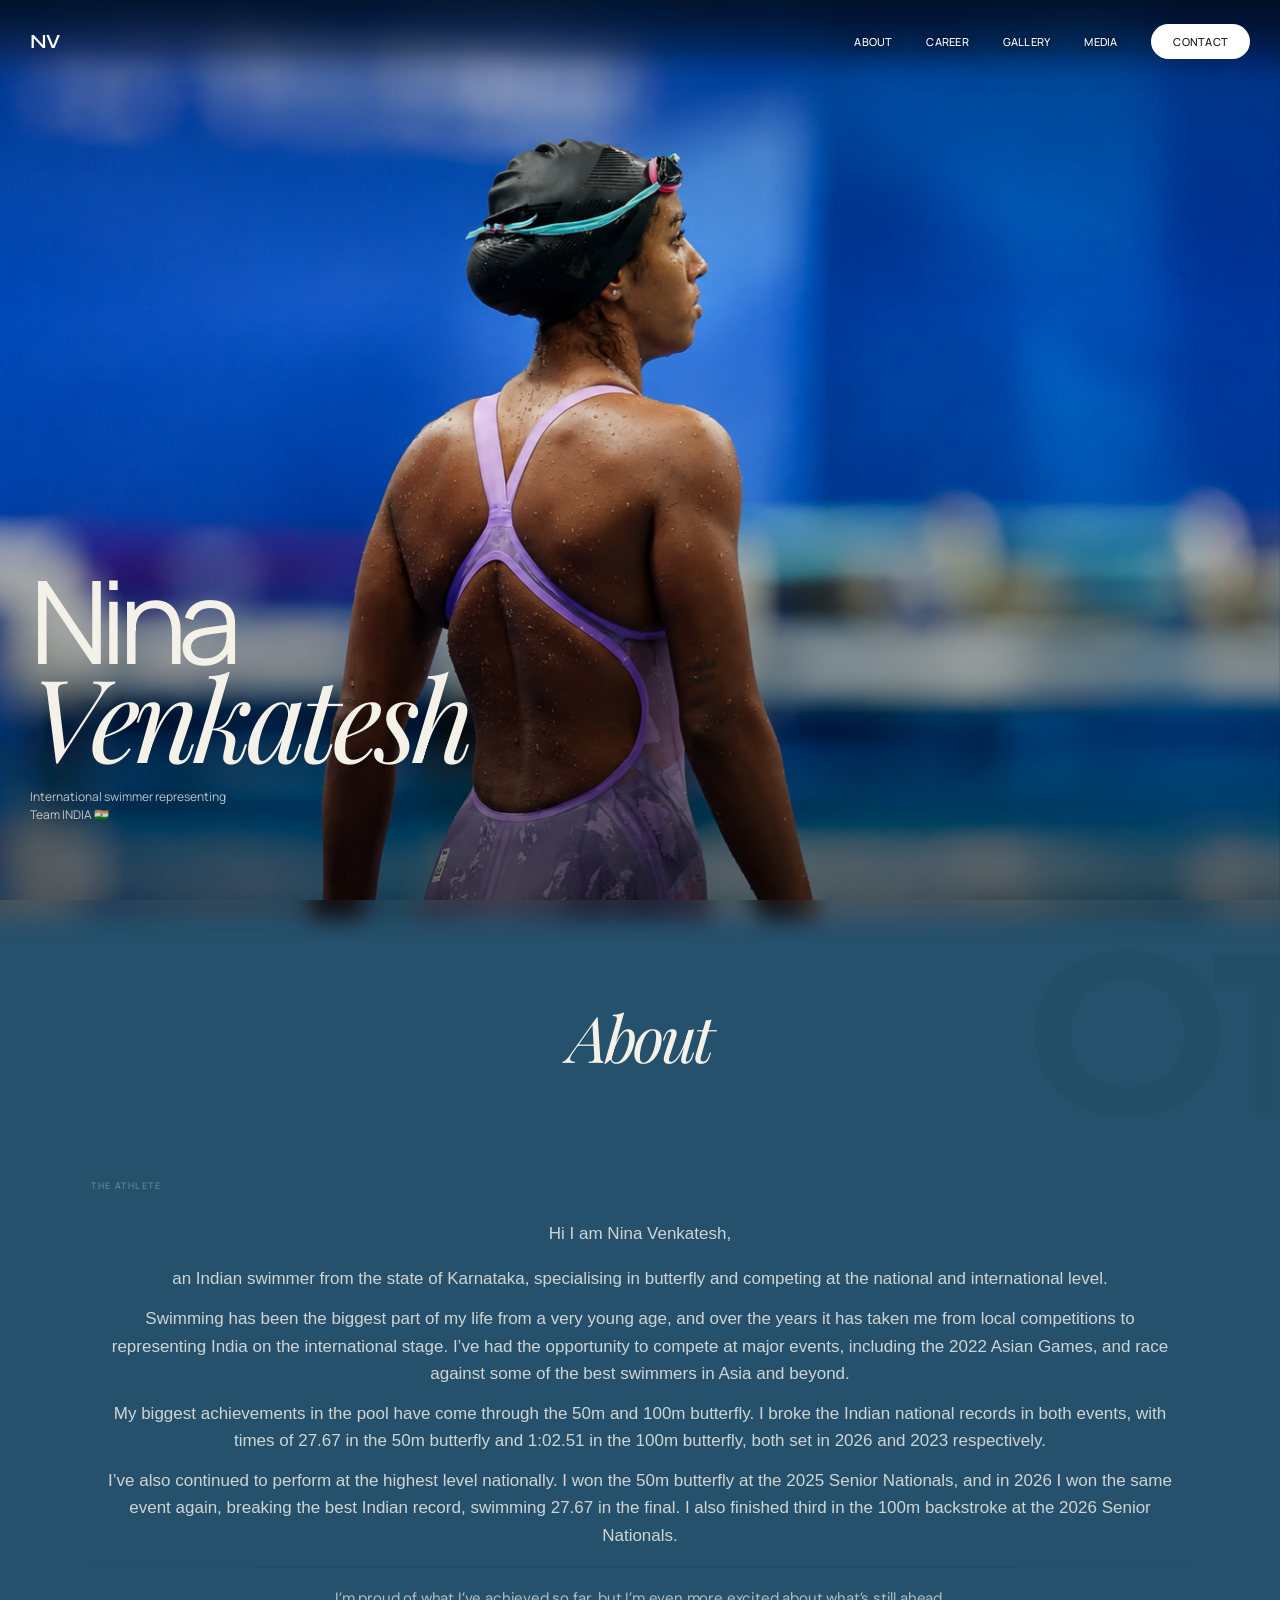
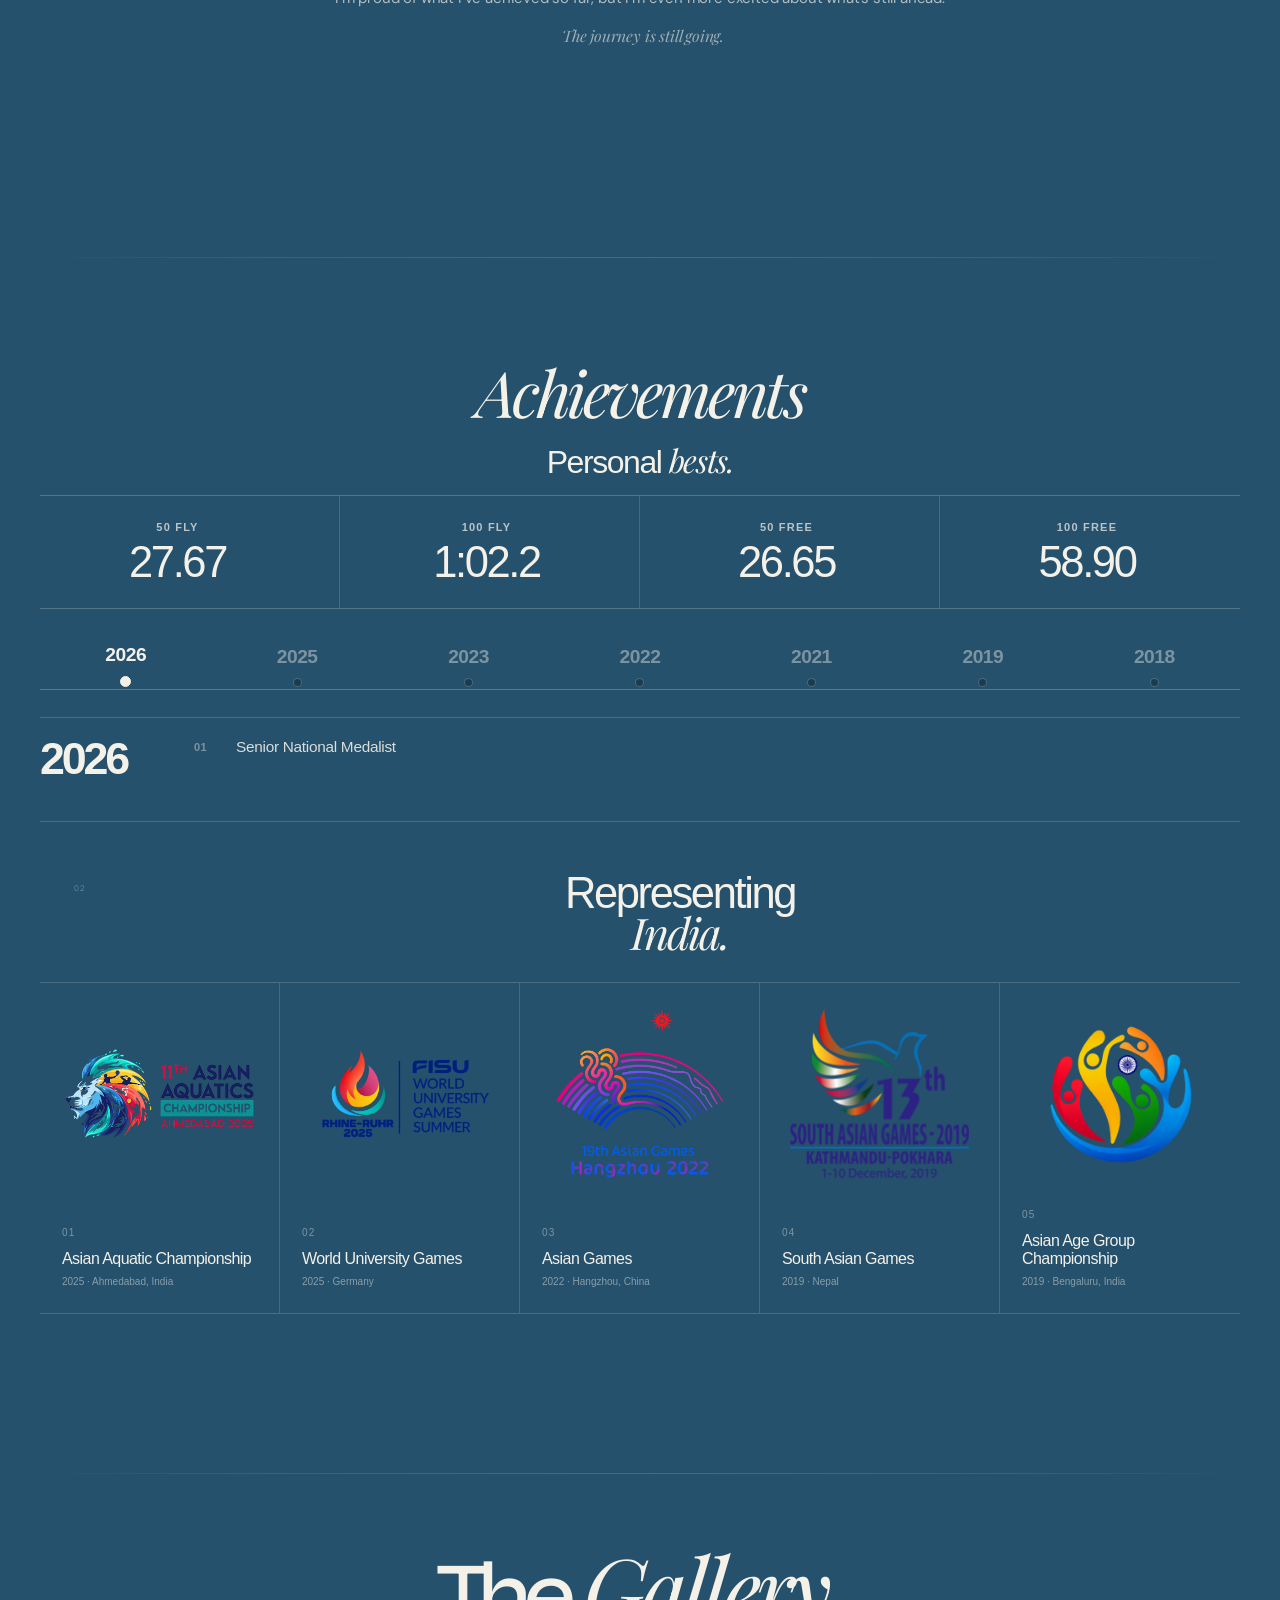
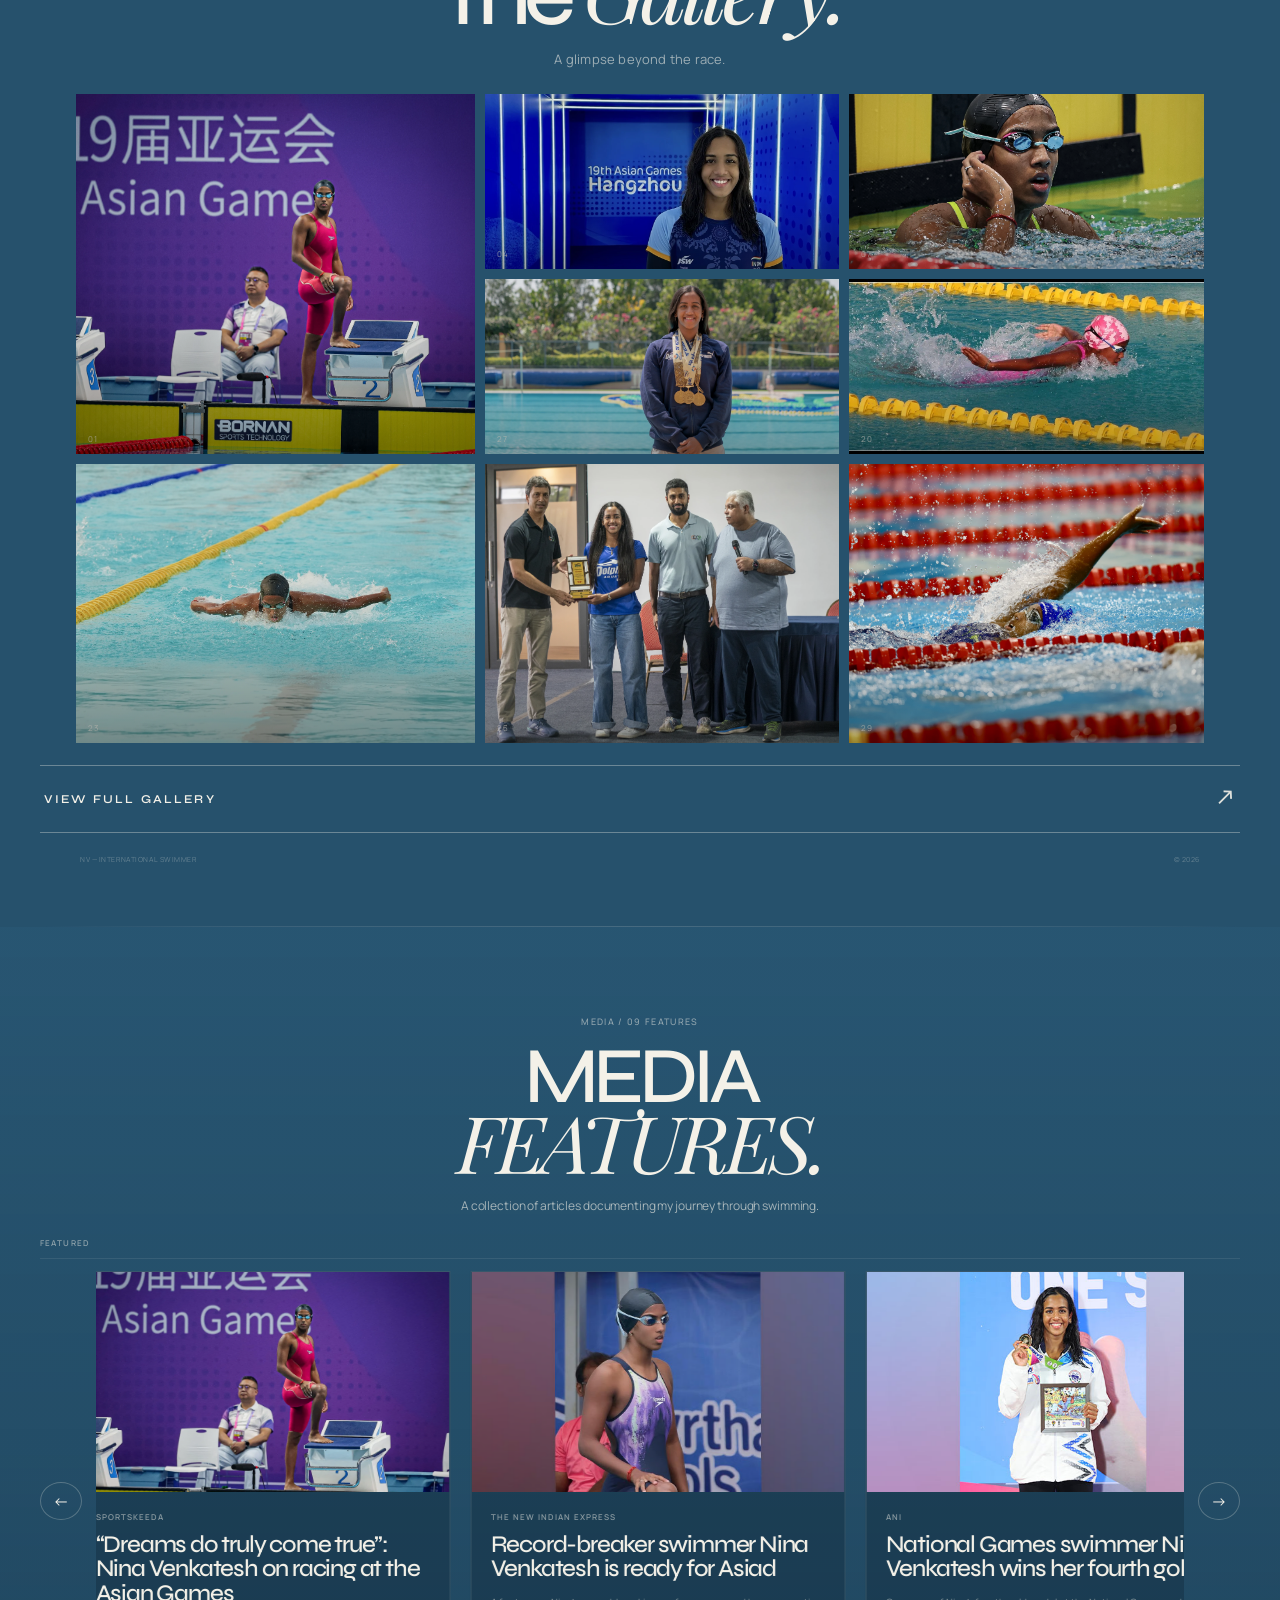
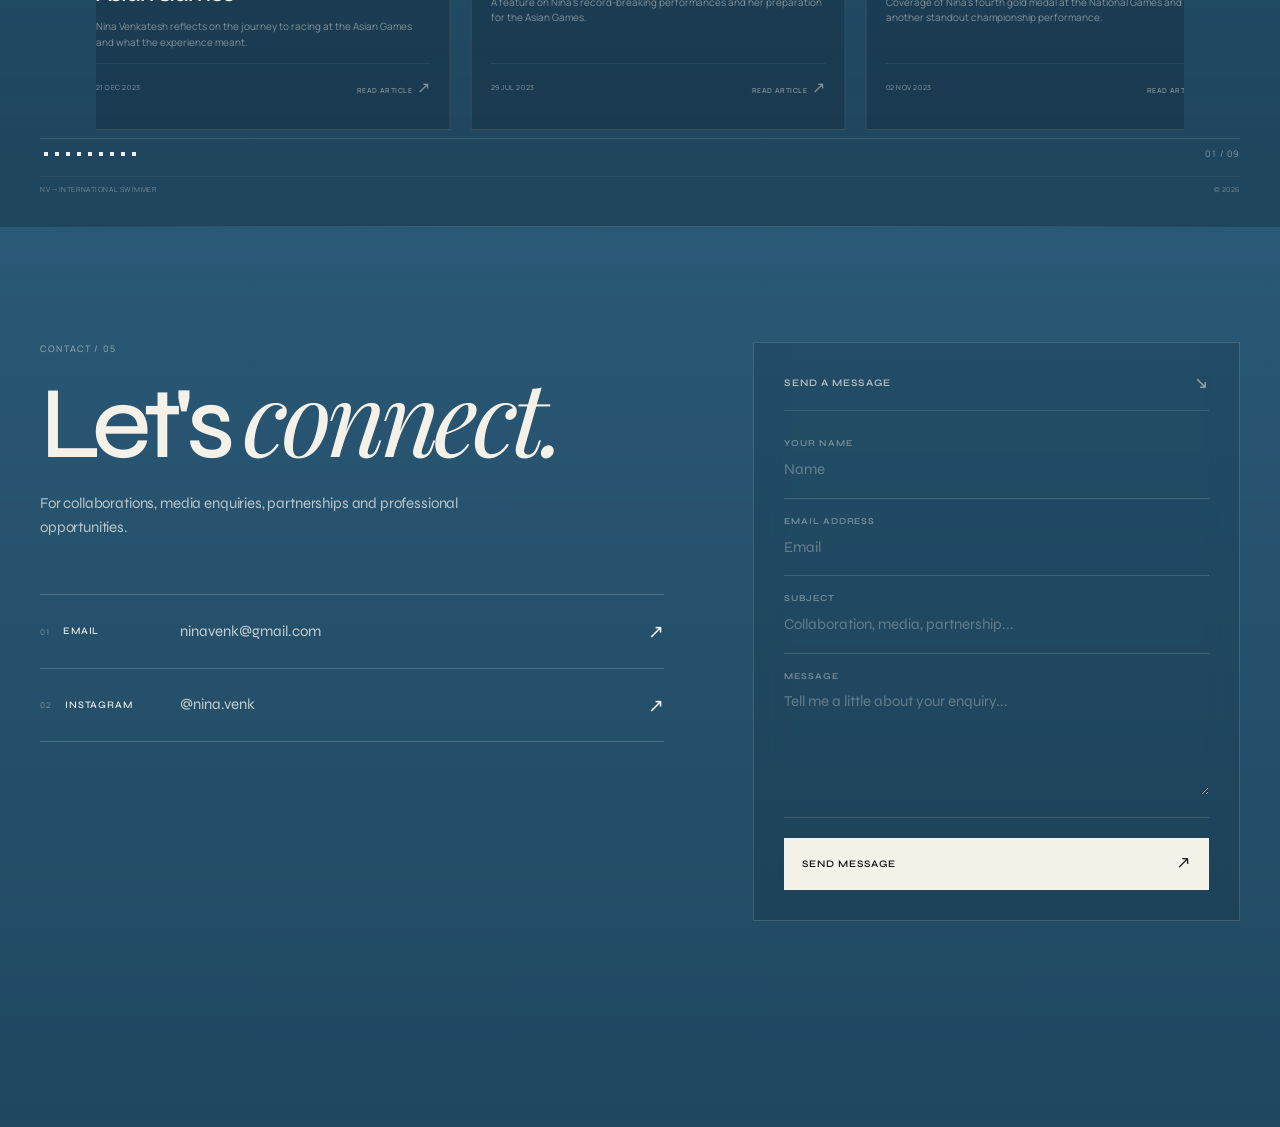
<file: index.html>
<!DOCTYPE html>
<html lang="en">

<head>

    <meta charset="UTF-8">

    <meta
        name="viewport"
        content="width=device-width, initial-scale=1.0"
    >

    <title>Achievements — NV</title>

    <link rel="preconnect" href="https://fonts.googleapis.com">

    <link
        rel="preconnect"
        href="https://fonts.googleapis.com"
        crossorigin
    >

    <link
        href="https://fonts.googleapis.com/css2?family=Manrope:wght@400;500;600&family=Vidaloka&family=Syne:wght@400;500;600;700&family=Playfair+Display:ital,wght@0,400;0,500;1,400;1,500&display=swap"
        rel="stylesheet"
    >

    <link rel="stylesheet" href="assets/css/style-new.css">

</head>


<body>

    <!-- =========================================
         HOME
    ========================================== -->

    <main class="hero" id="home">

        <img
            src="assets/images/hero.jpg"
            alt="Nina Venk"
            class="hero-image"
        >

        <div class="hero-overlay"></div>


        <!-- NAVIGATION -->

        <header class="navbar">

            <a
                href="index.html#home"
                class="logo"
            >
                NV
            </a>


            <nav class="nav-links">

                <a href="#about-desktop">ABOUT</a>

                <a href="#career-desktop">CAREER</a>

                <a href="#gallery-desktop">GALLERY</a>

                <a href="#media-desktop">MEDIA</a>

                <a
                    href="#contact-desktop"
                    class="contact-link"
                >
                    CONTACT
                </a>

            </nav>


            <!-- MOBILE HAMBURGER -->

            <button
                class="menu-toggle"
                aria-label="Open menu"
                type="button"
            >

                <span></span>
                <span></span>

            </button>

        </header>


        <!-- MOBILE MENU -->

        <div class="mobile-menu">

            <div class="mobile-menu-inner">

                <div class="mobile-menu-top">

                    <span>NV</span>

                    <button
                        class="menu-close"
                        type="button"
                        aria-label="Close menu"
                    >
                        ×
                    </button>

                </div>


                <nav class="mobile-nav">

                    <a href="index.html#home">
                        <span>01</span>
                        HOME
                    </a>

                    <a href="index.html#about-desktop">
                        <span>02</span>
                        ABOUT
                    </a>

                    <a href="index.html#career-desktop">
                        <span>03</span>
                        CAREER
                    </a>

                    <a href="index.html#gallery-desktop">
                        <span>04</span>
                        GALLERY
                    </a>

                    <a href="index.html#media-desktop">
                        <span>05</span>
                        MEDIA
                    </a>

                    <a href="index.html#contact-desktop">
                        <span>06</span>
                        CONTACT
                    </a>

                </nav>


                <div class="mobile-menu-footer">
                    NV — INTERNATIONAL SWIMMER
                </div>

            </div>

        </div>


        <!-- HERO CONTENT -->

        <section
            class="hero-content"
        >

            <h1 class="hero-title">
                Nina<span><br>
                Venkatesh</span>
            </h1>

            <p class="hero-description">
                International swimmer representing<br>
                Team INDIA 🇮🇳
            </p>

        </section>


        <!-- MOBILE SWIPE INDICATOR -->

        <div class="mobile-swipe">

            <span>
                SCROLL DOWN
            </span>

            <span>
                ↓
            </span>

        </div>


        <!-- DESKTOP CAREER CARD -->

        <a
            href="#"
            class="career-card"
        >

            <div class="card-image">

                <img
                    src="assets/images/hero.jpg"
                    alt=""
                >

            </div>


            <div class="card-content">

                <span>
                    01 / CAREER
                </span>

                <p>
                    Explore the journey<br>
                    behind the athlete.
                </p>

            </div>


            <div class="card-arrow">
                ↗
            </div>

        </a>

    </main>


    <!-- =========================================
         DESKTOP ONE-PAGE SECTIONS
    ========================================== -->

    <div
        class="onepage-bg"
        aria-hidden="true"
    ></div>


    <div class="desktop-onepage">


        <!-- =====================================
             ABOUT
        ====================================== -->

        <main
            class="about-main desktop-onepage-section onepage-about"
            id="about-desktop"
        >

            <section class="about-hero">

                <p class="about-eyebrow">
                    About
                </p>

                <h1 class="about-title">
                    I swim<br>
                    <span>
                        to go beyond.
                    </span>
                </h1>

                <div class="about-scroll">

                    <span>
                        SCROLL TO EXPLORE
                    </span>

                    <span class="scroll-line"></span>

                </div>

            </section>


            <!-- STORY -->

            <section class="about-story">

                <div class="story-label">

                    <span>
                        THE ATHLETE
                    </span>

                </div>


                <div class="story-content">

                    <div class="about-body">

    <p>
        Hi I am Nina Venkatesh,
    </p>

    <p>
        an Indian swimmer from the state of Karnataka, specialising in butterfly and competing at the national and international level.
    </p>

    <p>
        Swimming has been the biggest part of my life from a very young age, and over the years it has taken me from local competitions to representing India on the international stage. I’ve had the opportunity to compete at major events, including the 2022 Asian Games, and race against some of the best swimmers in Asia and beyond.
    </p>

    <p>
        My biggest achievements in the pool have come through the 50m and 100m butterfly. I broke the Indian national records in both events, with times of 27.67 in the 50m butterfly and 1:02.51 in the 100m butterfly, both set in 2026 and 2023 respectively.
    </p>

    <p>
        I’ve also continued to perform at the highest level nationally. I won the 50m butterfly at the 2025 Senior Nationals, and in 2026 I won the same event again, breaking the best Indian record, swimming 27.67 in the final. I also finished third in the 100m backstroke at the 2026 Senior Nationals.
    </p>

</div>


                    <p class="story-ending">

                        I’m proud of what I’ve achieved so far, but I’m even more
                        excited about what’s still ahead.

                        <span>
                            The journey is still going.
                        </span>

                    </p>

                </div>

            </section>


            <script src="assets/js/script.js"></script>

        </main>


        <!-- =====================================
             CAREER
        ====================================== -->

        <main
            class="career-main desktop-onepage-section onepage-career"
            id="career-desktop"
        >


            <!-- ACHIEVEMENTS PAGE TITLE -->
            <div class="career-page-title" aria-label="Achievements">
                <h1>Achievements</h1>
            </div>

            <!-- PERSONAL BESTS -->
            <section class="career-pbs" aria-labelledby="career-pbs-title">

                <div class="career-pbs-heading">
                    <span>00</span>
                    <h2 id="career-pbs-title">Personal <em>bests.</em></h2>
                </div>

                <div class="career-pb-grid">

                    <article class="career-pb">
                        <span class="career-pb-event">50 FLY</span>
                        <strong>27.67</strong>
                    </article>

                    <article class="career-pb">
                        <span class="career-pb-event">100 FLY</span>
                        <strong>1:02.2</strong>
                    </article>

                    <article class="career-pb">
                        <span class="career-pb-event">50 FREE</span>
                        <strong>26.65</strong>
                    </article>

                    <article class="career-pb">
                        <span class="career-pb-event">100 FREE</span>
                        <strong>58.90</strong>
                    </article>

                </div>

            </section>


            <!-- CAREER MILESTONES -->
            <section class="career-timeline">

                <div class="career-timeline-wrap">

                    <div class="career-timeline-track" aria-label="Career milestones by year">

                        <button class="career-year is-active" type="button" data-year="2026" aria-selected="true">2026</button>
                        <button class="career-year" type="button" data-year="2025" aria-selected="false">2025</button>
                        <button class="career-year" type="button" data-year="2023" aria-selected="false">2023</button>
                        <button class="career-year" type="button" data-year="2022" aria-selected="false">2022</button>
                        <button class="career-year" type="button" data-year="2021" aria-selected="false">2021</button>
                        <button class="career-year" type="button" data-year="2019" aria-selected="false">2019</button>
                        <button class="career-year" type="button" data-year="2018" aria-selected="false">2018</button>

                    </div>

                    <div class="career-timeline-detail" aria-live="polite">

                        <div class="career-timeline-year">2026</div>

                        <div class="career-timeline-achievements">
                            <p>Senior National Medalist</p>
                        </div>

                    </div>

                    <div class="career-year-data" hidden>

                        <div data-year-content="2026">
                            <p>Senior National Medalist</p>
                        </div>

                        <div data-year-content="2025">
                            <p>National Games Medalist &amp; Record Holder</p>
                            <p>Senior National Medalist</p>
                        </div>

                        <div data-year-content="2023">
                            <p>National Games Medalist &amp; Record Holder</p>
                            <p>Senior National Medalist</p>
                            <p>Top 5 fastest swimmers ever</p>
                        </div>

                        <div data-year-content="2022">
                            <p>Junior National Record Holder</p>
                            <p>National Games Medalist &amp; Record Holder</p>
                            <p>Asian Games Participant</p>
                        </div>

                        <div data-year-content="2021">
                            <p>Junior National Record Holder</p>
                            <p>Senior National Medalist</p>
                        </div>

                        <div data-year-content="2019">
                            <p>Junior National Record Holder</p>
                            <p>Senior National Medalist</p>
                            <p>Youngest competitor and medal winner at the South Asian Games in Nepal</p>
                        </div>

                        <div data-year-content="2018">
                            <p>Junior National Record Holder</p>
                            <p>Senior National Medalist</p>
                        </div>

                    </div>

                </div>

            </section>


            <!-- INTERNATIONAL -->
            <section class="career-international">

                <div class="section-heading">
                    <span>02</span>
                    <h2>Representing<br><em>India.</em></h2>
                </div>

                <div class="international-logos" aria-label="International competitions representing India">

                    <article class="international-logo-card">
                        <div class="international-logo-wrap">
                            <img src="assets/images/png/asian-aquatics.png" alt="11th Asian Aquatics Championship Ahmedabad 2025 logo" loading="lazy">
                        </div>
                        <div class="international-logo-meta">
                            <span>01</span>
                            <h3>Asian Aquatic Championship</h3>
                            <p>2025 · Ahmedabad, India</p>
                        </div>
                    </article>

                    <article class="international-logo-card">
                        <div class="international-logo-wrap">
                            <img src="assets/images/png/worl-university.png" alt="FISU World University Games Rhine-Ruhr 2025 logo" loading="lazy">
                        </div>
                        <div class="international-logo-meta">
                            <span>02</span>
                            <h3>World University Games</h3>
                            <p>2025 · Germany</p>
                        </div>
                    </article>

                    <article class="international-logo-card">
                        <div class="international-logo-wrap">
                            <img src="assets/images/png/asian-games.png" alt="19th Asian Games Hangzhou 2022 logo" loading="lazy">
                        </div>
                        <div class="international-logo-meta">
                            <span>03</span>
                            <h3>Asian Games</h3>
                            <p>2022 · Hangzhou, China</p>
                        </div>
                    </article>

                    <article class="international-logo-card">
                        <div class="international-logo-wrap">
                            <img src="assets/images/png/south-asian-games.png" alt="South Asian Games 2019 logo" loading="lazy">
                        </div>
                        <div class="international-logo-meta">
                            <span>04</span>
                            <h3>South Asian Games</h3>
                            <p>2019 · Nepal</p>
                        </div>
                    </article>

                    <article class="international-logo-card">
                        <div class="international-logo-wrap">
                            <img src="assets/images/png/asian-age-2019.png" alt="10th Asian Age Group Championship logo" loading="lazy">
                        </div>
                        <div class="international-logo-meta">
                            <span>05</span>
                            <h3>Asian Age Group Championship</h3>
                            <p>2019 · Bengaluru, India</p>
                        </div>
                    </article>

                </div>

            </section>

        </main>


        <!-- =====================================
             DESKTOP GALLERY PREVIEW
        ====================================== -->

        <main
            class="gallery-main desktop-onepage-section onepage-gallery"
            id="gallery-desktop"
        >

            <section class="gallery-intro">
                <p class="gallery-eyebrow">
                    GALLERY / 33 IMAGES
                </p>

                <h1>
                    The <span>Gallery.</span>
                </h1>

                <p class="gallery-description">
                    A glimpse beyond the race.
                </p>
            </section>

            <section class="gallery-preview-grid" aria-label="Gallery preview">
                <a class="gallery-preview-item gallery-preview-item--large" href="gallery.html">
                    <img src="assets/images/gallery/1.webp" alt="Nina Venkatesh — gallery image 01" loading="lazy">
                    <span>01</span>
                </a>

                <a class="gallery-preview-item" href="gallery.html">
                    <img src="assets/images/gallery/4.webp" alt="Nina Venkatesh — gallery image 04" loading="lazy">
                    <span>04</span>
                </a>

                <a class="gallery-preview-item" href="gallery.html">
                    <img src="assets/images/gallery/7.webp" alt="Nina Venkatesh — gallery image 07" loading="lazy">
                    <span>07</span>
                </a>

                <a class="gallery-preview-item" href="gallery.html">
                    <img src="assets/images/gallery/27.webp" alt="Nina Venkatesh — gallery image 27" loading="lazy">
                    <span>27</span>
                </a>

                <a class="gallery-preview-item" href="gallery.html">
                    <img src="assets/images/gallery/20.webp" alt="Nina Venkatesh — gallery image 20" loading="lazy">
                    <span>20</span>
                </a>

                <a class="gallery-preview-item" href="gallery.html">
                    <img src="assets/images/gallery/23.webp" alt="Nina Venkatesh — gallery image 23" loading="lazy">
                    <span>23</span>
                </a>

                <a class="gallery-preview-item" href="gallery.html">
                    <img src="assets/images/gallery/25.webp" alt="Nina Venkatesh — gallery image 25" loading="lazy">
                    <span>25</span>
                </a>

                 <a class="gallery-preview-item" href="gallery.html">
                    <img src="assets/images/gallery/29.webp" alt="Nina Venkatesh — gallery image 29" loading="lazy">
                    <span>29</span>
                </a>

            </section>

            <a class="gallery-full-link" href="gallery.html">
                <span>VIEW FULL GALLERY</span>
                <span class="gallery-full-link-note">33 IMAGES</span>
                <span class="gallery-full-link-arrow">↗</span>
            </a>

            <footer class="gallery-footer">
                <span>
                    NV — INTERNATIONAL SWIMMER
                </span>

                <span>
                    © 2026
                </span>
            </footer>

        </main>


        <!-- =====================================
             DESKTOP MEDIA
        ====================================== -->

        <main
            class="media-main desktop-onepage-section onepage-media"
            id="media-desktop"
        >

            <!-- INTRO -->

            <section class="media-intro">

                <p class="media-eyebrow">
                    MEDIA / <span id="story-count">09</span> FEATURES
                </p>

                <h1>
                    MEDIA<br>
                    <span>
                        FEATURES.
                    </span>
                </h1>

                <p class="media-feature-intro">
                    A collection of articles documenting my journey through swimming.
                </p>

            </section>


            <!-- FEATURED MEDIA CAROUSEL -->

            <section
                class="featured"
                id="featured"
            >

                <div class="section-label">
                    FEATURED
                </div>


                <div
                    class="media-carousel"
                    id="media-carousel"
                >

                    <button
                        class="media-carousel-arrow media-carousel-prev"
                        id="media-carousel-prev"
                        type="button"
                        aria-label="Previous media feature"
                    >
                        ←
                    </button>


                    <div
                        class="media-carousel-viewport"
                        id="media-carousel-viewport"
                    >

                        <div
                            class="media-carousel-track"
                            id="media-carousel-track"
                        ></div>

                    </div>


                    <button
                        class="media-carousel-arrow media-carousel-next"
                        id="media-carousel-next"
                        type="button"
                        aria-label="Next media feature"
                    >
                        →
                    </button>

                </div>


                <div
                    class="media-carousel-footer"
                    id="media-carousel-footer"
                >

                    <div
                        class="media-carousel-dots"
                        id="media-carousel-dots"
                        aria-label="Media feature navigation"
                    ></div>


                    <span
                        class="media-carousel-count"
                        id="media-carousel-count"
                    >
                        01 / 09
                    </span>

                </div>

            </section>


            <!-- MEDIA FOOTER -->

            <footer class="media-footer">

                <span>
                    NV — INTERNATIONAL SWIMMER
                </span>

                <span>
                    © 2026
                </span>

            </footer>

        </main>


        <!-- =====================================
             CONTACT
        ====================================== -->

        <main
            class="contact-main desktop-onepage-section onepage-contact"
            id="contact-desktop"
        >

            <!-- LEFT SIDE -->

            <section class="contact-left">

                <div class="contact-heading">

                    <p class="contact-eyebrow">
                        CONTACT / 05
                    </p>

                    <h1>
                        Let's
                        <span>
                            connect.
                        </span>
                    </h1>

                    <p class="contact-intro">
                        For collaborations, media enquiries,
                        partnerships and professional opportunities.
                    </p>

                </div>


                <!-- CONTACT LINKS -->

                <div class="contact-links">

                    <!-- EMAIL -->

                    <a
                        class="social-link"
                        href="mailto:ninavenk@gmail.com"
                    >

                        <div class="social-name">

                            <span class="social-number">
                                01
                            </span>

                            <span>
                                EMAIL
                            </span>

                        </div>

                        <div class="social-value">
                            ninavenk@gmail.com
                        </div>

                        <span class="social-arrow">
                            ↗
                        </span>

                    </a>


                    <!-- INSTAGRAM -->

                    <a
                        class="social-link"
                        href="https://www.instagram.com/nina.venk/"
                        rel="noopener noreferrer"
                        target="_blank"
                    >

                        <div class="social-name">

                            <span class="social-number">
                                02
                            </span>

                            <span>
                                INSTAGRAM
                            </span>

                        </div>

                        <div class="social-value">
                            @nina.venk
                        </div>

                        <span class="social-arrow">
                            ↗
                        </span>

                    </a>

                </div>

            </section>


            <!-- RIGHT SIDE / MESSAGE FORM -->

            <section class="contact-form-section">

                <div class="form-heading">

                    <span>
                        SEND A MESSAGE
                    </span>

                    <span>
                        ↘
                    </span>

                </div>


                <form
                    class="contact-form"
                    id="contact-form"
                >

                    <!-- NAME -->

                    <div class="form-field">

                        <label for="name">
                            YOUR NAME
                        </label>

                        <input
                            id="name"
                            name="name"
                            placeholder="Name"
                            required
                            type="text"
                        >

                    </div>


                    <!-- EMAIL -->

                    <div class="form-field">

                        <label for="email">
                            EMAIL ADDRESS
                        </label>

                        <input
                            id="email"
                            name="email"
                            placeholder="Email"
                            required
                            type="email"
                        >

                    </div>


                    <!-- SUBJECT -->

                    <div class="form-field">

                        <label for="subject">
                            SUBJECT
                        </label>

                        <input
                            id="subject"
                            name="subject"
                            placeholder="Collaboration, media, partnership..."
                            type="text"
                        >

                    </div>


                    <!-- MESSAGE -->

                    <div class="form-field message-field">

                        <label for="message">
                            MESSAGE
                        </label>

                        <textarea
                            id="message"
                            name="message"
                            placeholder="Tell me a little about your enquiry..."
                            required
                        ></textarea>

                    </div>


                    <!-- SUBMIT -->

                    <button
                        class="send-button"
                        type="submit"
                    >

                        <span>
                            SEND MESSAGE
                        </span>

                        <span class="send-arrow">
                            ↗
                        </span>

                    </button>

                </form>

            </section>

        </main>


        <!-- CONTACT FOOTER -->

        <footer class="contact-footer">

            <span>
                NV — INTERNATIONAL SWIMMER
            </span>

            <span>
                © 2026
            </span>

        </footer>

    </div>


    <!-- =========================================
         MOBILE USES THE SAME ONE-PAGE SECTIONS AS DESKTOP
         Responsive behavior is handled entirely in CSS.
    ========================================== -->


    <!-- =========================================
         JAVASCRIPT
    ========================================== -->

    <script src="assets/js/media.js"></script>
    <script src="assets/js/script.js"></script>
    <script src="assets/js/swipe.js"></script>

    <script>
        /* Career timeline:
           - 7 years or fewer: current fixed layout.
           - More than 7 years on desktop: Previous / Next pagination.
           - More than 7 years on mobile: horizontal swipe.
           The existing year/content system remains unchanged.
        */
        (function () {
            const timeline = document.querySelector('.career-timeline');
            const wrap = timeline?.querySelector('.career-timeline-wrap');
            const track = timeline?.querySelector('.career-timeline-track');
            const years = Array.from(document.querySelectorAll('.career-year'));
            const yearDisplay = document.querySelector('.career-timeline-year');
            const achievementDisplay = document.querySelector('.career-timeline-achievements');

            if (!timeline || !wrap || !track || !years.length || !yearDisplay || !achievementDisplay) return;

            const PAGE_SIZE = 7;
            let currentPage = 0;

            /* -----------------------------------------------------
               DESKTOP PREVIOUS / NEXT CONTROLS
               Created only when more than 7 years exist.
               ----------------------------------------------------- */

            const controls = document.createElement('div');
            controls.className = 'career-timeline-controls';
            controls.innerHTML = `
                <button class="career-timeline-prev" type="button">PREVIOUS</button>
                <button class="career-timeline-next" type="button">NEXT</button>
            `;

            wrap.insertBefore(controls, track);

            const prevButton = controls.querySelector('.career-timeline-prev');
            const nextButton = controls.querySelector('.career-timeline-next');

            const isMobile = () => window.innerWidth <= 800;
            const isExpandable = () => years.length > PAGE_SIZE;

            const updateExpandableState = () => {
                timeline.classList.toggle(
                    'career-timeline-is-expandable',
                    isExpandable()
                );

                track.style.setProperty(
                    '--career-year-count',
                    String(years.length)
                );

                controls.hidden = !isExpandable() || isMobile();
            };

            const showYear = (year) => {
                const source = document.querySelector(
                    '[data-year-content="' + year + '"]'
                );

                if (!source) return;

                yearDisplay.textContent = year;
                achievementDisplay.innerHTML = source.innerHTML;

                const selectedIndex = years.findIndex(
                    button => button.dataset.year === year
                );

                if (
                    selectedIndex >= 0 &&
                    isExpandable() &&
                    !isMobile()
                ) {
                    currentPage = Math.floor(
                        selectedIndex / PAGE_SIZE
                    );
                }

                years.forEach((button) => {
                    const active =
                        button.dataset.year === year;

                    button.classList.toggle(
                        'is-active',
                        active
                    );

                    button.setAttribute(
                        'aria-selected',
                        active ? 'true' : 'false'
                    );
                });

                renderTimeline();
            };

            const renderTimeline = () => {
                const expandable = isExpandable();

                updateExpandableState();

                if (!expandable || isMobile()) {
                    years.forEach(button => {
                        button.hidden = false;
                    });

                    controls.hidden = true;
                    return;
                }

                const pageCount =
                    Math.ceil(
                        years.length / PAGE_SIZE
                    );

                currentPage = Math.max(
                    0,
                    Math.min(
                        currentPage,
                        pageCount - 1
                    )
                );

                const start =
                    currentPage * PAGE_SIZE;

                const end =
                    start + PAGE_SIZE;

                years.forEach((button, index) => {
                    button.hidden =
                        index < start ||
                        index >= end;
                });

                prevButton.disabled =
                    currentPage === 0;

                nextButton.disabled =
                    currentPage >= pageCount - 1;

                controls.hidden = false;
            };

            prevButton.addEventListener(
                'click',
                () => {
                    if (currentPage <= 0) return;

                    currentPage -= 1;

                    renderTimeline();

                    const firstVisible =
                        years[currentPage * PAGE_SIZE];

                    if (firstVisible) {
                        showYear(
                            firstVisible.dataset.year
                        );
                    }
                }
            );

            nextButton.addEventListener(
                'click',
                () => {
                    const pageCount =
                        Math.ceil(
                            years.length / PAGE_SIZE
                        );

                    if (
                        currentPage >=
                        pageCount - 1
                    ) {
                        return;
                    }

                    currentPage += 1;

                    renderTimeline();

                    const firstVisible =
                        years[currentPage * PAGE_SIZE];

                    if (firstVisible) {
                        showYear(
                            firstVisible.dataset.year
                        );
                    }
                }
            );

            years.forEach((button) => {
                button.addEventListener(
                    'mouseenter',
                    () => {
                        if (!isMobile()) {
                            showYear(
                                button.dataset.year
                            );
                        }
                    }
                );

                button.addEventListener(
                    'focus',
                    () => {
                        showYear(
                            button.dataset.year
                        );
                    }
                );

                button.addEventListener(
                    'click',
                    () => {
                        showYear(
                            button.dataset.year
                        );
                    }
                );
            });

            window.addEventListener(
                'resize',
                () => {
                    updateExpandableState();

                    if (
                        isMobile() ||
                        !isExpandable()
                    ) {
                        renderTimeline();
                        return;
                    }

                    const activeYear =
                        years.find(
                            button =>
                                button.classList.contains(
                                    'is-active'
                                )
                        );

                    if (activeYear) {
                        const activeIndex =
                            years.indexOf(
                                activeYear
                            );

                        currentPage =
                            Math.floor(
                                activeIndex /
                                PAGE_SIZE
                            );
                    }

                    renderTimeline();
                },
                { passive: true }
            );

            /* Start on the latest year already marked active in the HTML. */
            const initialYear =
                years.find(
                    button =>
                        button.classList.contains(
                            'is-active'
                        )
                ) || years[0];

            if (initialYear) {
                showYear(
                    initialYear.dataset.year
                );
            } else {
                renderTimeline();
            }
        })();
    </script>

</body>

</html>
</file>
<file: assets/css/style-new.css>
/* =========================================================
   CLIENT HANDOVER GUIDE
   ---------------------------------------------------------
   This is a documentation-only pass. No existing CSS rules,
   values, selectors, media queries, or code have been changed.
   The comments below identify the purpose/section of the
   existing code to make future client edits easier.
   ========================================================= */

@import url('https://fonts.googleapis.com/css2?family=DM+Sans:wght@400;500;600&display=swap');
/* CLIENT HANDOVER — RESET */
/* =========================================
   RESET
========================================= */

* {
    margin: 0;
    padding: 0;
    box-sizing: border-box;
}

html,
body {
    width: 100%;
    height: 100%;
}

body {
    font-family: "Manrope", sans-serif;
    background: #3C5F6E;
    color: #ffffff;
    overflow: hidden;
}


/* CLIENT HANDOVER — HERO */
/* =========================================
   HERO
========================================= */

.hero {
    position: relative;
    width: 100%;
    height: 100vh;
    overflow: hidden;
    isolation: isolate;
}


/* CLIENT HANDOVER — HERO IMAGE */
/* =========================================
   HERO IMAGE
========================================= */

.hero-image {
    position: absolute;
    inset: 0;

    width: 100%;
    height: 100%;

    object-fit: cover;
    object-position: center;

    display: block;

    transform: scale(1.04);

    animation:
        imageReveal
        2.2s
        cubic-bezier(0.16, 1, 0.3, 1)
        forwards;
}


/* CLIENT HANDOVER — IMAGE OVERLAY */
/* =========================================
   IMAGE OVERLAY
========================================= */

.hero-overlay {
    position: absolute;
    inset: 0;

    background:
        linear-gradient(
            180deg,
            rgba(0, 0, 0, 0.25) 0%,
            rgba(0, 0, 0, 0.02) 35%,
            rgba(0, 0, 0, 0.08) 55%,
            rgba(0, 0, 0, 0.58) 100%
        );

    z-index: 1;
}


/* CLIENT HANDOVER — NAVBAR */
/* =========================================
   NAVBAR
========================================= */

.navbar {
    position: absolute;

    top: 24px;
    left: 0;

    width: 100%;

    padding: 0 30px;

    display: flex;
    align-items: center;
    justify-content: space-between;

    z-index: 10;

    animation:
        navReveal
        1.4s
        ease
        0.7s
        both;
}


/* CLIENT HANDOVER — LOGO */
/* =========================================
   LOGO
========================================= */

.logo {
    color: #ffffff;

    text-decoration: none;

    font-family: "Syne", sans-serif;

    font-size: 20px;
    font-weight: 600;

    letter-spacing: -0.04em;
}


/* CLIENT HANDOVER — NAV LINKS */
/* =========================================
   NAV LINKS
========================================= */

.nav-links {
    display: flex;
    align-items: center;
    gap: 34px;
}

.nav-links a {
    color: #ffffff;

    text-decoration: none;

    font-family: "Manrope", sans-serif;

    font-size: 11px;
    font-weight: 500;

    letter-spacing: 0.02em;

    transition:
        opacity 0.3s ease,
        transform 0.3s ease;
}

.nav-links a:hover {
    opacity: 0.65;
    transform: translateY(-1px);
}


/* CLIENT HANDOVER — CONTACT PILL */
/* =========================================
   CONTACT PILL
========================================= */

.contact-link {
    padding: 10px 22px;

    background: #ffffff;

    color: #151515 !important;

    border-radius: 30px;
}


/* CLIENT HANDOVER — HERO CONTENT */
/* =========================================
   HERO CONTENT
========================================= */

.hero-content {
    position: absolute;

    left: 30px;
    bottom: 76px;

    z-index: 5;

    max-width: 900px;

    animation:
        contentReveal
        1.8s
        cubic-bezier(0.16, 1, 0.3, 1)
        0.45s
        both;
}


/* EYEBROW */

.hero-eyebrow {
    margin-bottom: 15px;

    font-size: 11px;
    font-weight: 500;

    letter-spacing: 0.08em;

    opacity: 0.78;
}


/* MAIN TITLE */

.hero-title {
    font-family: "Manrope", sans-serif;

    font-size:
        clamp(5rem, 9vw, 9.5rem);

    font-weight: 400;

    line-height: 0.82;

    letter-spacing: -0.075em;

    white-space: nowrap;
}


/* ITALIC NAME */

.hero-title span {
    font-family: "Playfair Display", serif;

    font-style: italic;

    font-weight: 400;

    letter-spacing: -0.055em;
}


/* DESCRIPTION */

.hero-description {
    margin-top: 22px;

    font-size: 12px;

    line-height: 1.5;

    opacity: 0.78;
}


/* CLIENT HANDOVER — CAREER CARD */
/* =========================================
   CAREER CARD
   HIDDEN FOR NOW
========================================= */

.career-card {
    display: none;
}


/* CLIENT HANDOVER — DESKTOP ANIMATIONS */
/* =========================================
   DESKTOP ANIMATIONS
========================================= */

@keyframes imageReveal {

    0% {
        opacity: 0;
        transform: scale(1.12);
    }

    100% {
        opacity: 1;
        transform: scale(1.04);
    }

}


@keyframes navReveal {

    0% {
        opacity: 0;
        transform: translateY(-12px);
    }

    100% {
        opacity: 1;
        transform: translateY(0);
    }

}


@keyframes contentReveal {

    0% {
        opacity: 0;
        transform: translateY(45px);
        filter: blur(8px);
    }

    100% {
        opacity: 1;
        transform: translateY(0);
        filter: blur(0);
    }

}


/* CLIENT HANDOVER — MOBILE ONLY */
/* =========================================================
   MOBILE ONLY
========================================================= */

@media (max-width: 800px) {


    /* CLIENT HANDOVER — MOBILE — GLOBAL */
/* =====================================================
       MOBILE â€” GLOBAL
    ===================================================== */

    html,
    body {

        width: 100%;
        max-width: 100%;

        min-height: 100%;

        overflow-x: hidden;
        overflow-y: auto;

        background: transparent;
    }


    body {

        position: relative;

        color: #F4F1E8;
    }


    /* CLIENT HANDOVER — MOBILE — FIXED HERO BACKGROUND */
/* =====================================================
       MOBILE â€” FIXED HERO BACKGROUND
       
       This is the blurred version of hero.jpg.
       It stays fixed while the entire one-page site
       scrolls over it.
    ===================================================== */

    body::before {

        content: "";

        position: fixed;

        top: -30px;
        right: -30px;
        bottom: -30px;
        left: -30px;

        background-image:
            url("../images/hero.jpg");

        background-size: cover;

        background-position: center center;

        background-repeat: no-repeat;

        /*
         * LIGHT CINEMATIC BLUR
         *
         * Previously this was 30px+.
         * 12px keeps the photograph recognisable.
         */

        filter:
            blur(12px)
            brightness(0.68)
            saturate(0.88);

        transform: scale(1.045);

        opacity: 0.92;

        z-index: 0;

        pointer-events: none;
    }


    /* CLIENT HANDOVER — MOBILE — CINEMATIC OVERLAY */
/* =====================================================
       MOBILE â€” CINEMATIC OVERLAY
    ===================================================== */

    body::after {

        content: "";

        position: fixed;

        inset: 0;

        background:

            /* subtle light around centre */

            radial-gradient(
                ellipse at 50% 35%,
                rgba(255, 255, 255, 0.07) 0%,
                transparent 48%
            ),

            /* gentle dark edges */

            radial-gradient(
                ellipse at center,
                transparent 30%,
                rgba(4, 12, 18, 0.38) 100%
            ),

            /* very subtle overall grade */

            rgba(7, 17, 23, 0.14);

        z-index: 0;

        pointer-events: none;
    }


    /* CLIENT HANDOVER — MOBILE — CONTENT ABOVE BACKGROUND */
/* =====================================================
       MOBILE â€” CONTENT ABOVE BACKGROUND
    ===================================================== */

    .hero,
    .mobile-page-section {

        position: relative;

        z-index: 1;
    }


    /* CLIENT HANDOVER — MOBILE — HOMEPAGE */
/* =====================================================
       MOBILE â€” HOMEPAGE
    ===================================================== */

    .hero {
        width: 100%;

        height: 100dvh;
        min-height: 100dvh;
        max-height: 100dvh;

        overflow: hidden;

        isolation: auto;

        background: transparent;
    }

    .hero-image {
        width: 100%;
        height: 100%;

        object-fit: cover;
        object-position: center;

        display: block;
    }


    /* CLIENT HANDOVER — MOBILE — HERO IMAGE */
/* =====================================================
       MOBILE â€” HERO IMAGE
    ===================================================== */

    


    /* CLIENT HANDOVER — MOBILE — NAVBAR */
/* =====================================================
       MOBILE â€” NAVBAR
    ===================================================== */

    .hero .navbar {

        position: fixed;

        top: 18px;
        left: 0;

        width: 100%;

        height: 42px;

        padding: 0 20px;

        display: flex;

        align-items: center;

        justify-content: space-between;

        z-index: 5000;

        pointer-events: none;

        animation: none;
    }


    .hero .logo {

        position: relative;

        z-index: 5001;

        pointer-events: auto;

        font-size: 17px;
    }


    .hero .nav-links {

        display: none !important;
    }


    /* CLIENT HANDOVER — MOBILE — HAMBURGER */
/* =====================================================
       MOBILE â€” HAMBURGER
    ===================================================== */

    .menu-toggle {

        position: absolute !important;

        top: 0 !important;
        right: 20px !important;

        width: 42px !important;
        height: 42px !important;

        margin: 0 !important;
        padding: 0 !important;

        display: flex !important;

        align-items: center !important;
        justify-content: center !important;

        flex-direction: column !important;

        gap: 5px !important;

        border:
            1px solid
            rgba(244, 241, 232, 0.18) !important;

        border-radius: 50% !important;

        background:
            rgba(10, 25, 35, 0.28) !important;

        backdrop-filter: blur(12px);

        -webkit-backdrop-filter: blur(12px);

        cursor: pointer;

        z-index: 5002 !important;

        pointer-events: auto;
    }


    .menu-toggle span {

        width: 17px !important;
        height: 1px !important;

        display: block !important;

        background: #F4F1E8 !important;

        transition:
            transform 0.35s ease,
            opacity 0.25s ease;
    }


    .menu-toggle.is-open span:first-child {

        transform:
            translateY(3px)
            rotate(45deg);
    }


    .menu-toggle.is-open span:last-child {

        transform:
            translateY(-3px)
            rotate(-45deg);
    }


    /* CLIENT HANDOVER — MOBILE — FULLSCREEN MENU */
/* =====================================================
       MOBILE â€” FULLSCREEN MENU
    ===================================================== */

    .mobile-menu {

        position: fixed !important;

        inset: 0 !important;

        width: 100vw !important;
        height: 100svh !important;

        display: block;

        background:
            rgba(10, 28, 42, 0.97);

        opacity: 0;

        visibility: hidden;

        pointer-events: none;

        transform:
            translateY(-12px);

        z-index: 6000 !important;

        transition:
            opacity 0.3s ease,
            transform 0.45s
                cubic-bezier(0.16, 1, 0.3, 1),
            visibility 0.3s ease;
    }


    .mobile-menu.active {

        opacity: 1;

        visibility: visible;

        pointer-events: auto;

        transform:
            translateY(0);
    }


    .mobile-menu-inner {

        width: 100%;
        height: 100%;

        padding:
            25px 20px;

        display: flex;

        flex-direction: column;

        overflow: hidden;
    }


    .mobile-menu-top {

        display: flex;

        align-items: center;

        justify-content: space-between;
    }


    .mobile-menu-top > span {

        font-family: "Syne", sans-serif;

        font-size: 17px;

        font-weight: 600;
    }


    .menu-close {

        width: 42px;
        height: 42px;

        border:
            1px solid
            rgba(244, 241, 232, 0.16);

        border-radius: 50%;

        background:
            rgba(244, 241, 232, 0.08);

        color: #F4F1E8;

        font-size: 25px;

        font-weight: 300;

        cursor: pointer;
    }


    .mobile-nav {

        flex: 1;

        display: flex;

        flex-direction: column;

        justify-content: center;
    }


    .mobile-nav a {

        padding: 13px 0;

        display: flex;

        align-items: center;

        gap: 15px;

        border-bottom:
            1px solid
            rgba(244, 241, 232, 0.14);

        color: #F4F1E8;

        text-decoration: none;

        font-family: "Syne", sans-serif;

        font-size:
            clamp(2.15rem, 10vw, 4rem);

        font-weight: 500;

        letter-spacing: -0.06em;

        transition:
            opacity 0.3s ease,
            transform 0.3s ease;
    }


    .mobile-nav a:first-child {

        border-top:
            1px solid
            rgba(244, 241, 232, 0.14);
    }


    .mobile-nav a:active {

        opacity: 0.55;

        transform:
            translateX(5px);
    }


    .mobile-nav a span {

        width: 25px;

        font-family: "Manrope", sans-serif;

        font-size: 7px;

        letter-spacing: 0.08em;

        opacity: 0.4;
    }


    .mobile-menu-footer {

        font-size: 7px;

        letter-spacing: 0.08em;

        opacity: 0.4;
    }


    /* CLIENT HANDOVER — MOBILE — HERO CONTENT */
/* =====================================================
       MOBILE â€” HERO CONTENT
    ===================================================== */

    .hero-content {

        position: absolute;

        left: 20px;
        right: 20px;

        bottom: 72px;

        max-width: none;

        z-index: 20;

        animation:
            contentReveal
            1.4s
            cubic-bezier(0.16, 1, 0.3, 1)
            0.25s
            both;
    }


    .hero-title {

        font-size:
            clamp(3.7rem, 15vw, 6rem);

        line-height: 0.86;

        letter-spacing: -0.07em;

        white-space: nowrap;
    }


    .hero-description {

        margin-top: 16px;

        font-family: "Syne", sans-serif;

        font-size: 10px;

        font-weight: 500;

        line-height: 1.5;

        letter-spacing: 0.01em;

        opacity: 0.82;
    }

/* CLIENT HANDOVER — MOBILE — SWIPE INDICATOR */
/* =====================================================
   MOBILE â€” SWIPE INDICATOR
===================================================== */

.mobile-swipe {

    position: absolute;

    left: 50%;

    bottom: 20px;

    transform:
        translateX(-50%);

    display: flex;

    flex-direction: column;

    align-items: center;

    gap: 8px;

    z-index: 30;

    color: #F4F1E8;

    font-family: "Manrope", sans-serif;

    font-size: 8px;

    font-weight: 500;

    letter-spacing: 0.20em;

    opacity: 0;

    animation:
        swipeReveal
        2.2s
        cubic-bezier(0.16, 1, 0.3, 1)
        1.8s
        infinite;
}

 
/* Larger arrow */

.mobile-swipe span:last-child {

    font-family: "Manrope", sans-serif;

    font-size: 22px;

    font-weight: 300;

    line-height: 0.8;

    opacity: 0.9;
}


@keyframes swipeReveal {

    0% {

        opacity: 0;

        transform:
            translate(-50%, 14px);
    }


    18% {

        opacity: 0.75;

        transform:
            translate(-50%, 4px);
    }


    48% {

        opacity: 0.9;

        transform:
            translate(-50%, -5px);
    }


    70% {

        opacity: 0;

        transform:
            translate(-50%, -16px);
    }


    100% {

        opacity: 0;

        transform:
            translate(-50%, 14px);
    }
}

    /* CLIENT HANDOVER — MOBILE — SECTION SYSTEM */
/* =====================================================
       MOBILE â€” SECTION SYSTEM
    ===================================================== */

    .mobile-page-section {

        position: relative;

        width: 100%;

        min-height: 0;

        margin: 0;

        padding:
            88px 20px 105px;

        display: block;

        background: transparent !important;

        background-color: transparent !important;

        color: #F4F1E8;

        border: 0;

        border-radius: 0;

        box-shadow: none;

        backdrop-filter: none;

        -webkit-backdrop-filter: none;

        isolation: auto;

        z-index: 1;
    }


    /* CLIENT HANDOVER — MOBILE — PAGE BREAKER */
/* =====================================================
       MOBILE â€” PAGE BREAKER
    ===================================================== */

    .mobile-page-section::after {

        content: "";

        position: absolute;

        left: 20px;
        right: 20px;

        bottom: 38px;

        height: 1px;

        background:
            linear-gradient(
                90deg,
                transparent 0%,
                rgba(244, 241, 232, 0.08) 12%,
                rgba(244, 241, 232, 0.34) 50%,
                rgba(244, 241, 232, 0.08) 88%,
                transparent 100%
            );

        pointer-events: none;
    }


    .mobile-page-section::before {

        content: "";

        position: absolute;

        left: 50%;

        bottom: 34px;

        width: 7px;
        height: 7px;

        transform:
            translateX(-50%)
            rotate(45deg);

        background:
            rgba(244, 241, 232, 0.78);

        box-shadow:
            0 0 0 5px
            rgba(12, 23, 30, 0.65);

        z-index: 5;

        pointer-events: none;
    }


    /* CLIENT HANDOVER — MOBILE — SECTION HEADINGS */
/* =====================================================
       MOBILE â€” SECTION HEADINGS
    ===================================================== */

    .mobile-section-label {

        margin-bottom: 18px;

        font-size: 8px;

        font-weight: 500;

        letter-spacing: 0.12em;

        opacity: 0.5;
    }


    .mobile-page-section h2 {

        margin-bottom: 34px;

        font-family: "Syne", sans-serif;

        font-size:
            clamp(3.5rem, 15vw, 6rem);

        font-weight: 500;

        line-height: 0.84;

        letter-spacing: -0.075em;
    }


    .mobile-page-section h2 span {

        font-family:
            "Playfair Display",
            serif;

        font-style: italic;

        font-weight: 400;

        letter-spacing: -0.05em;
    }


    /* CLIENT HANDOVER — MOBILE — ABOUT */
/* =====================================================
       MOBILE â€” ABOUT
    ===================================================== */

    .mobile-about {

        padding-top: 88px;

        padding-bottom: 115px;
    }


    .mobile-about-text {

        max-width: 600px;
    }


    .mobile-about-text p {

        margin-bottom: 21px;

        font-family: "Manrope", sans-serif;

        font-size: 12.5px;

        line-height: 1.7;

        opacity: 0.72;
    }


    .mobile-about-text .mobile-lead {

        font-family: "Syne", sans-serif;

        font-size: 13px;

        font-weight: 500;

        line-height: 1.65;

        letter-spacing: -0.01em;

        opacity: 0.92;
    }


    .mobile-records {

        margin-top: 42px;

        border-top:
            1px solid
            rgba(244, 241, 232, 0.22);
    }


    .mobile-records > div {

        padding: 17px 0;

        border-bottom:
            1px solid
            rgba(244, 241, 232, 0.22);

        display: flex;

        flex-direction: column;
    }


    .mobile-records span {

        font-size: 8px;

        letter-spacing: 0.1em;

        opacity: 0.45;
    }


    .mobile-records strong {

        margin: 5px 0;

        font-family: "Syne", sans-serif;

        font-size: 2.8rem;

        font-weight: 500;

        letter-spacing: -0.06em;
    }


    .mobile-records small {

        font-size: 7px;

        letter-spacing: 0.08em;

        opacity: 0.45;
    }


    /* CLIENT HANDOVER — MOBILE — CAREER PREVIEW */
/* =====================================================
       MOBILE â€” CAREER PREVIEW
       Homepage preview only.
       Full career page uses career.html / career.css.
    ===================================================== */

    .mobile-career {

        min-height: 0;

        padding-top: 105px;

        padding-bottom: 105px;

        display: block;
    }


    /* CAREER INTRO */

    .mobile-career-intro {

        max-width: 320px;

        margin-top: -10px;

        margin-bottom: 38px;

        font-family: "Manrope", sans-serif;

        font-size: 11px;

        line-height: 1.6;

        opacity: 0.58;
    }


    /* CAREER STATS */

    .mobile-career-stats {

        width: 100%;

        display: grid;

        grid-template-columns: 1fr 1fr;

        border-top:
            1px solid
            rgba(244, 241, 232, 0.22);

        border-left:
            1px solid
            rgba(244, 241, 232, 0.14);
    }


    .mobile-career-stat {

        min-height: 145px;

        padding:
            17px 13px 17px 15px;

        display: flex;

        flex-direction: column;

        justify-content: space-between;

        border-right:
            1px solid
            rgba(244, 241, 232, 0.14);

        border-bottom:
            1px solid
            rgba(244, 241, 232, 0.22);
    }


    .mobile-career-stat strong {

        font-family: "Syne", sans-serif;

        font-size:
            clamp(2.4rem, 11vw, 3.8rem);

        font-weight: 500;

        line-height: 0.85;

        letter-spacing: -0.07em;
    }


    .mobile-career-stat span {

        margin-top: 18px;

        font-size: 6px;

        font-weight: 500;

        letter-spacing: 0.12em;

        opacity: 0.42;
    }


    .mobile-career-stat p {

        margin-top: 5px;

        font-size: 9px;

        line-height: 1.4;

        opacity: 0.62;
    }


    /* CAREER HIGHLIGHTS */

    .mobile-career-highlights {

        margin-top: 34px;

        border-top:
            1px solid
            rgba(244, 241, 232, 0.20);
    }


    .mobile-career-highlight {

        min-height: 58px;

        padding:
            13px 0;

        display: grid;

        grid-template-columns: 105px 1fr;

        align-items: center;

        gap: 12px;

        border-bottom:
            1px solid
            rgba(244, 241, 232, 0.18);
    }


    .mobile-career-highlight span {

        font-size: 6px;

        font-weight: 500;

        letter-spacing: 0.11em;

        opacity: 0.40;
    }


    .mobile-career-highlight p {

        font-size: 9px;

        line-height: 1.45;

        opacity: 0.68;
    }


    /* EXPLORE CAREER LINK */

    .mobile-career-link {

        width: 100%;

        margin-top: 28px;

        padding:
            16px 2px;

        display: flex;

        align-items: center;

        justify-content: space-between;

        border-top:
            1px solid
            rgba(244, 241, 232, 0.30);

        border-bottom:
            1px solid
            rgba(244, 241, 232, 0.30);

        color: #F4F1E8;

        text-decoration: none;

        font-family: "Syne", sans-serif;

        font-size: 9px;

        font-weight: 500;

        letter-spacing: 0.15em;

        transition:
            padding 0.35s
            cubic-bezier(0.16, 1, 0.3, 1),

            opacity 0.3s ease;
    }


    .mobile-career-link::after {

        content: "FULL PROFILE";

        font-family:
            "Playfair Display",
            serif;

        font-size: 13px;

        font-style: italic;

        font-weight: 400;

        letter-spacing: 0;

        opacity: 0.52;
    }


    .mobile-career-link span:last-child {

        font-size: 17px;

        font-weight: 300;

        transition:
            transform 0.35s
            cubic-bezier(0.16, 1, 0.3, 1);
    }


    .mobile-career-link:active {

        padding-left: 7px;

        padding-right: 7px;

        opacity: 0.78;
    }


    .mobile-career-link:active span:last-child {

        transform:
            translate(3px, -3px);
    }


    /* CLIENT HANDOVER — MOBILE — GALLERY */
/* =====================================================
       MOBILE â€” GALLERY
    ===================================================== */

    .mobile-gallery-section {

        padding-top: 105px;

        padding-bottom: 105px;
    }


    .mobile-gallery-preview {

        display: grid;

        grid-template-columns:
            1fr 1fr;

        gap: 8px;

        width: 100%;
    }


    .mobile-gallery-preview img {

        width: 100%;

        aspect-ratio: 0.78;

        object-fit: cover;

        display: block;

        border-radius: 2px;
    }


    .mobile-view-gallery {

        position: relative;

        margin-top: 24px;

        padding: 16px 0;

        display: flex;

        align-items: center;

        justify-content: space-between;

        border-top:
            1px solid
            rgba(244, 241, 232, 0.28);

        border-bottom:
            1px solid
            rgba(244, 241, 232, 0.28);

        color: #F4F1E8;

        text-decoration: none;

        font-family: "Syne", sans-serif;

        font-size: 9px;

        font-weight: 500;

        letter-spacing: 0.15em;

        overflow: hidden;

        transition:
            padding 0.4s
            cubic-bezier(0.16, 1, 0.3, 1),

            opacity 0.3s ease;
    }


    .mobile-view-gallery::after {

        content: "EXPLORE";

        font-family:
            "Playfair Display",
            serif;

        font-size: 13px;

        font-style: italic;

        font-weight: 400;

        letter-spacing: 0;

        opacity: 0.55;
    }


    .mobile-view-gallery span {

        display: none;
    }


    .mobile-view-gallery:active {

        padding-left: 7px;
        padding-right: 7px;

        opacity: 0.8;
    }


    /* CLIENT HANDOVER — MOBILE — MEDIA */
/* =====================================================
       MOBILE â€” MEDIA
    ===================================================== */

    .mobile-media {

        padding-top: 105px;

        padding-bottom: 105px;

        min-height: 0;

        display: block;
    }


    .mobile-media h2 {

        margin-bottom: 30px;
    }


    .mobile-media-carousel {

        width:
            calc(100% + 20px);

        margin-left: 0;

        display: flex;

        gap: 12px;

        overflow-x: auto;

        overflow-y: hidden;

        scroll-snap-type:
            x mandatory;

        overscroll-behavior-x:
            contain;

        scrollbar-width: none;

        -webkit-overflow-scrolling:
            touch;

        padding-right: 20px;

        cursor: grab;
    }


    .mobile-media-carousel:active {

        cursor: grabbing;
    }


    .mobile-media-carousel::-webkit-scrollbar {

        display: none;
    }


    .mobile-media-card {

        position: relative;

        flex:
            0 0
            calc(100% - 32px);

        min-width:
            calc(100% - 32px);

        min-height: 410px;

        display: flex;

        flex-direction: column;

        scroll-snap-align: start;

        overflow: hidden;

        border:
            1px solid
            rgba(244, 241, 232, 0.16);

        background:
            rgba(8, 25, 38, 0.30);

        backdrop-filter:
            blur(16px);

        -webkit-backdrop-filter:
            blur(16px);
    }


    .mobile-media-card-link {

        width: 100%;
        height: 100%;

        display: flex;

        flex-direction: column;

        color: #F4F1E8;

        text-decoration: none;
    }


    .mobile-media-card-image {

        width: 100%;

        height: 215px;

        object-fit: cover;

        object-position: center;

        display: block;

        flex-shrink: 0;
    }


    .mobile-media-card-content {

        flex: 1;

        min-height: 195px;

        padding: 19px;

        display: flex;

        flex-direction: column;

        justify-content: space-between;
    }


    .mobile-media-publication {

        margin-bottom: 11px;

        font-size: 7px;

        font-weight: 600;

        letter-spacing: 0.14em;

        text-transform: uppercase;

        opacity: 0.48;
    }


    .mobile-media-card h3 {

        margin: 0;

        font-family: "Syne", sans-serif;

        font-size:
            clamp(1.55rem, 7vw, 2.3rem);

        font-weight: 500;

        line-height: 0.99;

        letter-spacing: -0.055em;
    }


    .mobile-media-meta {

        margin-top: 20px;

        padding-top: 12px;

        display: flex;

        align-items: center;

        justify-content: space-between;

        border-top:
            1px solid
            rgba(244, 241, 232, 0.13);

        font-size: 8px;

        letter-spacing: 0.08em;

        opacity: 0.48;
    }


    .mobile-media-meta span:last-child {

        font-size: 17px;

        opacity: 0.85;
    }


    .mobile-media-dots {

        width: 100%;

        margin-top: 19px;

        display: flex;

        align-items: center;

        justify-content: center;

        gap: 7px;

        flex-wrap: wrap;

        padding: 0 18px;
    }


    .mobile-media-dot {

        width: 5px;
        height: 5px;

        padding: 0;

        border: none;

        border-radius: 50%;

        background:
            rgba(244, 241, 232, 0.25);

        cursor: pointer;

        flex-shrink: 0;

        transition:
            transform 0.3s
            cubic-bezier(0.16, 1, 0.3, 1),

            background 0.3s ease;
    }


    .mobile-media-dot.active {

        transform: scale(1.6);

        background:
            rgba(244, 241, 232, 0.95);
    }


    .mobile-media-hint {

        margin-top: 11px;

        text-align: center;

        font-family: "Manrope", sans-serif;

        font-size: 7px;

        font-weight: 500;

        letter-spacing: 0.15em;

        opacity: 0.32;
    }


    .mobile-media-link {

        width: 100%;

        margin-top: 25px;

        padding: 16px 2px;

        display: flex;

        align-items: center;

        justify-content: space-between;

        border-top:
            1px solid
            rgba(244, 241, 232, 0.28);

        border-bottom:
            1px solid
            rgba(244, 241, 232, 0.28);

        color: #F4F1E8;

        text-decoration: none;

        font-family: "Syne", sans-serif;

        font-size: 9px;

        font-weight: 500;

        letter-spacing: 0.15em;
    }


    .mobile-media-link::after {

        content: "ARCHIVE";

        font-family:
            "Playfair Display",
            serif;

        font-size: 13px;

        font-style: italic;

        font-weight: 400;

        letter-spacing: 0;

        opacity: 0.55;
    }


    /* CLIENT HANDOVER — MOBILE — CONTACT */
/* =====================================================
       MOBILE â€” CONTACT
    ===================================================== */

    .mobile-contact {

        padding:
            88px 20px 62px;

        padding-top: 105px;
    }


    .mobile-contact h2 {

        margin-bottom: 18px;
    }


    .mobile-contact-intro {

        max-width: 330px;

        margin-bottom: 29px;

        font-size: 11px;

        line-height: 1.5;

        opacity: 0.58;
    }


    /* CLIENT HANDOVER — MOBILE — MESSAGE BOX */
/* =====================================================
       MOBILE â€” MESSAGE BOX
    ===================================================== */

    .mobile-message {

        width: 100%;

        margin: 0 0 30px;

        padding: 18px;

        background:
            rgba(10, 30, 55, 0.22);

        border:
            1px solid
            rgba(244, 241, 232, 0.16);

        backdrop-filter:
            blur(18px);

        -webkit-backdrop-filter:
            blur(18px);
    }


    .mobile-message-heading {

        padding-bottom: 14px;

        display: flex;

        align-items: center;

        justify-content: space-between;

        border-bottom:
            1px solid
            rgba(244, 241, 232, 0.20);

        font-size: 8px;

        font-weight: 500;

        letter-spacing: 0.12em;

        opacity: 0.7;
    }


    .mobile-message-heading span:last-child {

        font-size: 16px;
    }


    .mobile-contact-form {

        padding-top: 2px;
    }


    .mobile-form-field {

        padding: 12px 0;

        border-bottom:
            1px solid
            rgba(244, 241, 232, 0.15);
    }


    .mobile-form-field label {

        display: block;

        margin-bottom: 7px;

        font-size: 7px;

        font-weight: 500;

        letter-spacing: 0.1em;

        opacity: 0.42;
    }


    .mobile-form-field input,
    .mobile-form-field textarea {

        width: 100%;

        padding: 0;

        border: none;

        outline: none;

        background: transparent;

        color: #F4F1E8;

        font-family: "Manrope", sans-serif;

        font-size: 12px;
    }


    .mobile-form-field input::placeholder,
    .mobile-form-field textarea::placeholder {

        color: #F4F1E8;

        opacity: 0.32;
    }


    .mobile-form-field textarea {

        min-height: 72px;

        resize: vertical;

        line-height: 1.5;
    }


    /* CLIENT HANDOVER — MOBILE — SEND BUTTON */
/* =====================================================
       MOBILE â€” SEND BUTTON
    ===================================================== */

    .mobile-send-button {

        position: relative;

        width: 100%;

        margin-top: 16px;

        padding: 14px 2px;

        display: flex;

        align-items: center;

        justify-content: space-between;

        background: transparent;

        color: #F4F1E8;

        border: none;

        border-top:
            1px solid
            rgba(244, 241, 232, 0.45);

        border-bottom:
            1px solid
            rgba(244, 241, 232, 0.45);

        font-family: "Manrope", sans-serif;

        font-size: 8px;

        font-weight: 500;

        letter-spacing: 0.14em;

        cursor: pointer;
    }


    .mobile-send-button span:last-child {

        font-size: 18px;

        font-weight: 300;
    }


    /* CLIENT HANDOVER — MOBILE — CONTACT LINKS */
/* =====================================================
       MOBILE â€” CONTACT LINKS
    ===================================================== */

    .mobile-contact-links {

        width: 100%;

        border-top:
            1px solid
            rgba(244, 241, 232, 0.20);
    }


    .mobile-contact-link {

        position: relative;

        min-height: 60px;

        padding: 11px 0;

        display: grid;

        grid-template-columns:
            82px
            1fr
            22px;

        align-items: center;

        gap: 7px;

        border-bottom:
            1px solid
            rgba(244, 241, 232, 0.20);

        color: #F4F1E8;

        text-decoration: none;
    }


    .mobile-contact-name {

        display: flex;

        align-items: center;

        gap: 7px;

        font-size: 7px;

        font-weight: 500;

        letter-spacing: 0.1em;
    }


    .mobile-contact-name span {

        font-size: 7px;

        opacity: 0.35;
    }


    .mobile-contact-value {

        min-width: 0;

        font-size: 10px;

        opacity: 0.72;

        overflow-wrap: anywhere;
    }


    .mobile-contact-arrow {

        font-size: 17px;

        font-weight: 300;

        text-align: right;
    }


    .mobile-contact-footer {

        margin-top: 10px;

        display: flex;

        justify-content: space-between;

        font-size: 7px;

        letter-spacing: 0.08em;

        opacity: 0.35;
    }


    /* CLIENT HANDOVER — MOBILE — CONTACT BREAKER */
/* =====================================================
       MOBILE â€” CONTACT BREAKER
    ===================================================== */

    .mobile-contact::after {

        left: 20px;
        right: 20px;

        background:
            linear-gradient(
                90deg,
                transparent,
                rgba(244, 241, 232, 0.34),
                transparent
            );
    }

}


/* CLIENT HANDOVER — DESKTOP — HIDE MOBILE SYSTEM */
/* =========================================================
   DESKTOP â€” HIDE MOBILE SYSTEM
========================================================= */

@media (min-width: 801px) {

    .mobile-page-section,
    .menu-toggle,
    .mobile-menu {

        display: none !important;
    }

}

/* CLIENT HANDOVER — MOBILE — CINEMATIC HERO DISSOLVE */
/* =========================================================
   MOBILE â€” CINEMATIC HERO DISSOLVE
   Sharp photograph â†’ cinematic background
========================================================= */

@media (max-width: 800px) {


    /* CLIENT HANDOVER — HERO IMAGE DISSOLVE */
/* =====================================================
       HERO IMAGE DISSOLVE
    ===================================================== */

    .hero-image {

        -webkit-mask-image:
            linear-gradient(
                to bottom,

                /* Full photograph */
                #000 0%,
                #000 58%,

                /* Very subtle beginning */
                rgba(0, 0, 0, 0.98) 66%,

                /* Cinematic dissolve */
                rgba(0, 0, 0, 0.90) 75%,
                rgba(0, 0, 0, 0.68) 84%,
                rgba(0, 0, 0, 0.38) 92%,

                /* Completely blends into background */
                transparent 100%
            );

        mask-image:
            linear-gradient(
                to bottom,

                #000 0%,
                #000 58%,

                rgba(0, 0, 0, 0.98) 66%,

                rgba(0, 0, 0, 0.90) 75%,
                rgba(0, 0, 0, 0.68) 84%,
                rgba(0, 0, 0, 0.38) 92%,

                transparent 100%
            );
    }


    /* CLIENT HANDOVER — HERO OVERLAY DISSOLVE */
/* =====================================================
       HERO OVERLAY DISSOLVE
    ===================================================== */

    .hero-overlay {

        -webkit-mask-image:
            linear-gradient(
                to bottom,

                #000 0%,
                #000 58%,

                rgba(0, 0, 0, 0.92) 70%,
                rgba(0, 0, 0, 0.70) 82%,
                rgba(0, 0, 0, 0.35) 93%,

                transparent 100%
            );

        mask-image:
            linear-gradient(
                to bottom,

                #000 0%,
                #000 58%,

                rgba(0, 0, 0, 0.92) 70%,
                rgba(0, 0, 0, 0.70) 82%,
                rgba(0, 0, 0, 0.35) 93%,

                transparent 100%
            );
    }


    /* CLIENT HANDOVER — SOFT CINEMATIC EDGE */
/* =====================================================
       SOFT CINEMATIC EDGE
    ===================================================== */

    .hero::after {

        content: "";

        position: absolute;

        left: 0;
        right: 0;
        bottom: 0;

        height: 30vh;

        background:
            linear-gradient(
                to bottom,

                transparent 0%,

                rgba(7, 17, 23, 0.03) 25%,

                rgba(7, 17, 23, 0.10) 50%,

                rgba(7, 17, 23, 0.24) 72%,

                rgba(7, 17, 23, 0.38) 100%
            );

        z-index: 3;

        pointer-events: none;

        -webkit-mask-image:
            linear-gradient(
                to bottom,
                transparent 0%,
                #000 40%,
                #000 100%
            );

        mask-image:
            linear-gradient(
                to bottom,
                transparent 0%,
                #000 40%,
                #000 100%
            );
    }


    /* CLIENT HANDOVER — FIXED CINEMATIC BACKGROUND */
/* =====================================================
       FIXED CINEMATIC BACKGROUND
    ===================================================== */

    body::before {

        filter:
            blur(10px)
            brightness(0.70)
            saturate(0.90);

        opacity: 0.96;

        transform:
            scale(1.045);
    }


    /* CLIENT HANDOVER — SOFT BACKGROUND GRADING */
/* =====================================================
       SOFT BACKGROUND GRADING
    ===================================================== */

    body::after {

        background:

            radial-gradient(
                ellipse at 50% 35%,
                rgba(255, 255, 255, 0.045),
                transparent 52%
            ),

            linear-gradient(
                180deg,
                rgba(4, 14, 20, 0.08) 0%,
                rgba(4, 14, 20, 0.13) 55%,
                rgba(4, 14, 20, 0.25) 100%
            );
    }

}

/* CLIENT HANDOVER — MOBILE — REMOVE HERO BOTTOM BAND */
/* =========================================================
   MOBILE â€” REMOVE HERO BOTTOM BAND
   Let the photograph dissolve naturally into the
   cinematic background underneath.
========================================================= */

@media (max-width: 800px) {

    .hero::after {

        content: none !important;

        display: none !important;

        background: none !important;

        height: 0 !important;

        opacity: 0 !important;

        -webkit-mask-image: none !important;
        mask-image: none !important;
    }

}

/* CLIENT HANDOVER — MOBILE — iOS STATUS BAR TAP TO TOP */
/* =========================================================
   MOBILE â€” iOS STATUS BAR TAP TO TOP
   Keeps Safari's native tap-the-top behavior available.
========================================================= */

@media (max-width: 800px) {

    html {
        overflow-x: hidden;
        overflow-y: auto;
    }

    body {
        overflow-x: hidden;
        overflow-y: auto;
        -webkit-overflow-scrolling: touch;
    }

}



/* CLIENT HANDOVER — DESKTOP STYLES IMPORTED FROM ABOUT.CSS */
/* =========================================================
   DESKTOP STYLES IMPORTED FROM ABOUT.CSS
========================================================= */

/* CLIENT HANDOVER — ABOUT PAGE */
/* =========================================
   ABOUT PAGE
========================================= */



html {
    scroll-behavior: smooth;
}

body.about-page {
    font-family: "Manrope", sans-serif;
    background: #2D5F7E;
    color: #171717;
    overflow-x: hidden;
}


/* CLIENT HANDOVER — 03 — NAVIGATION */
/* =========================================================
   03 â€” NAVIGATION
========================================================= */

.navbar {

    position: fixed;

    top: 28px;
    left: 0;

    width: 100%;

    padding: 0 40px;

    display: flex;

    align-items: center;
    justify-content: space-between;

    z-index: 1000;
}


.logo {

    color: #F4F1E8;

    text-decoration: none;

    font-family: "Syne", sans-serif;

    font-size: 20px;

    font-weight: 600;

    letter-spacing: -0.04em;
}


.nav-links {

    display: flex;

    align-items: center;

    gap: 32px;
}


.nav-links a {

    color: #F4F1E8;

    text-decoration: none;

    font-size: 12px;

    font-weight: 500;

    letter-spacing: 0.04em;

    transition:
        opacity 0.3s ease,
        transform 0.3s ease;
}


.nav-links a:hover {

    opacity: 0.5;

    transform:
        translateY(-1px);
}


.nav-links .contact-link {

    padding:
        11px 18px;

    border-radius: 30px;

    background: #F4F1E8;

    color: #171717;

    transition:
        opacity 0.3s ease,
        transform 0.3s ease;
}


.nav-links .contact-link:hover {

    opacity: 0.85;

    transform:
        translateY(-2px);
}


/* CLIENT HANDOVER — MAIN */
/* =========================================
   MAIN
========================================= */

.about-main {
    width: 100%;
    padding: 110px 40px 40px;
}


/* CLIENT HANDOVER — HERO */
/* =========================================
   HERO
========================================= */

.about-hero {
    position: relative;

    min-height: 43vh;

    display: flex;
    flex-direction: column;
    justify-content: center;

    padding-bottom: 35px;

    overflow: hidden;
}

.about-hero::before {
    content: "01";

    position: absolute;

    right: -10px;
    bottom: -55px;

    font-family: "Syne", sans-serif;

    font-size: clamp(14rem, 25vw, 27rem);

    font-weight: 600;

    line-height: 0.7;

    letter-spacing: -0.1em;

    color: rgba(23, 23, 23, 0.035);

    pointer-events: none;
}

.about-eyebrow {
    margin-bottom: 14px;

    font-size: 10px;
    font-weight: 500;

    letter-spacing: 0.14em;

    opacity: 0.4;

    animation:
        fadeUp
        1s
        cubic-bezier(0.16, 1, 0.3, 1)
        both;
}

.about-title {
    position: relative;

    font-family: "Syne", sans-serif;

    font-size: clamp(5rem, 9vw, 7rem);

    font-weight: 500;

    line-height: 1;

    letter-spacing: -0.09em;

    z-index: 2;

    animation:
        titleReveal
        1.3s
        cubic-bezier(0.16, 1, 0.3, 1)
        0.05s
        both;
}

.about-title span {
    font-family: "Playfair Display", serif;

    font-style: italic;

    font-weight: 200;

    letter-spacing: -0.06em;
}

.about-scroll {
    display: none;
}


/* CLIENT HANDOVER — STORY */
/* =========================================
   STORY
========================================= */

.about-story {
    width: 100%;

    padding: 40px 0 45px;

    display: grid;

    grid-template-columns: 0.65fr 1.7fr;

    gap: 55px;

    border-top: 1px solid rgba(23, 23, 23, 0.12);
}

.story-label {
    display: flex;

    justify-content: space-between;

    align-items: flex-start;

    max-width: 180px;

    font-size: 10px;

    font-weight: 500;

    letter-spacing: 0.1em;

    opacity: 0.4;
}

.story-content {
    max-width: 900px;
}

.story-content p {
    max-width: 900px;

    margin-bottom: 18px;

    font-size: 14px;

    line-height: 1.55;

    opacity: 0.62;
}

.story-content .story-lead {
    margin-bottom: 20px;

    font-family: "Syne", sans-serif;

    font-size: clamp(1.5rem, 2.2vw, 2.35rem);

    line-height: 1.16;

    letter-spacing: -0.04em;

    opacity: 1;
}

.story-content strong {
    color: #e0d4d4;

    font-weight: 600;

    opacity: 1;
}

.story-ending {
    margin-top: 18px;

    padding-top: 17px;

    border-top: 1px solid rgba(23, 23, 23, 0.12);
}

.story-ending span {
    display: inline;

    margin-left: 6px;

    font-family: "Playfair Display", serif;

    font-style: italic;

    font-size: 1.2em;

    opacity: 1;
}


/* CLIENT HANDOVER — PERFORMANCE */
/* =========================================
   PERFORMANCE
========================================= */

.performance {
    width: 100%;

    padding: 42px 0 45px;

    border-top: 1px solid rgba(237, 231, 231, 0.12);

    display: grid;

    grid-template-columns: 0.65fr 1.7fr;

    gap: 55px;
}

.performance-heading p {
    margin-bottom: 12px;

    font-size: 10px;

    letter-spacing: 0.12em;

    opacity: 0.4;
}

.performance-heading h2 {
    font-family: "Syne", sans-serif;

    font-size: clamp(3rem, 5vw, 5.5rem);

    font-weight: 500;

    line-height: 0.8;

    letter-spacing: -0.08em;
}

.performance-heading h2 span {
    font-family: "Playfair Display", serif;

    font-style: italic;

    font-weight: 400;
}


/* CLIENT HANDOVER — RECORDS */
/* =========================================
   RECORDS
========================================= */

.records {
    border-top: 1px solid rgba(23, 23, 23, 0.15);
}

.record {
    padding: 13px 0;

    display: grid;

    grid-template-columns: 1fr 1fr 1fr;

    align-items: center;

    border-bottom: 1px solid rgba(23, 23, 23, 0.15);

    transition:
        padding 0.4s cubic-bezier(0.16, 1, 0.3, 1);
}

.record:hover {
    padding-left: 8px;
    padding-right: 8px;
}

.record-event {
    font-size: 9px;

    letter-spacing: 0.1em;

    opacity: 0.45;
}

.record strong {
    font-family: "Syne", sans-serif;

    font-size: clamp(2rem, 2.8vw, 3.2rem);

    font-weight: 500;

    line-height: 1;

    letter-spacing: -0.07em;
}

.record-note {
    justify-self: end;

    font-size: 8px;

    letter-spacing: 0.08em;

    opacity: 0.4;

    text-align: right;
}


/* CLIENT HANDOVER — CLOSING */
/* =========================================
   CLOSING
========================================= */

.about-closing {
    padding: 30px 0 15px;

    display: flex;

    justify-content: space-between;

    align-items: center;
}

.about-closing p {
    font-size: 9px;

    letter-spacing: 0.15em;

    opacity: 0.4;
}

.about-closing h2 {
    display: none;
}

.about-closing a {
    color: #171717;

    text-decoration: none;

    font-size: 9px;

    font-weight: 500;

    letter-spacing: 0.1em;

    border-bottom: 1px solid rgba(23, 23, 23, 0.3);

    padding-bottom: 4px;

    transition: opacity 0.3s ease;
}

.about-closing a:hover {
    opacity: 0.45;
}


/* CLIENT HANDOVER — FOOTER */
/* =========================================
   FOOTER
========================================= */

.about-footer {
    width: 100%;

    padding: 0 40px 18px;

    display: flex;

    justify-content: space-between;

    font-size: 8px;

    letter-spacing: 0.08em;

    opacity: 0.3;
}


/* CLIENT HANDOVER — ANIMATIONS */
/* =========================================
   ANIMATIONS
========================================= */

@keyframes fadeUp {

    0% {
        opacity: 0;
        transform: translateY(20px);
    }

    100% {
        opacity: 1;
        transform: translateY(0);
    }

}

@keyframes titleReveal {

    0% {
        opacity: 0;
        transform: translateY(55px);
        filter: blur(8px);
    }

    100% {
        opacity: 1;
        transform: translateY(0);
        filter: blur(0);
    }

}


/* CLIENT HANDOVER — MOBILE */
/* =========================================
   MOBILE
========================================= */



/* CLIENT HANDOVER — DESKTOP STYLES IMPORTED FROM CAREER.CSS */
/* =========================================================
   DESKTOP STYLES IMPORTED FROM CAREER.CSS
========================================================= */

/* CLIENT HANDOVER — CAREER PAGE */
/* =========================================================
   CAREER PAGE
   NV â€” INTERNATIONAL SWIMMER

   STRUCTURE
   01. Reset
   02. Background
   03. Navigation
   04. Main
   05. Hero
   06. Stats
   07. Timeline
   08. Achievements
   09. International
   10. Closing
   11. Footer
   12. Animations
   13. Mobile
========================================================= */


/* CLIENT HANDOVER — 01 — RESET */
/* =========================================================
   01 â€” RESET
========================================================= */





body {
    width: 100%;
    min-height: 100%;

    font-family: "Manrope", sans-serif;

    background: #2D5F7E;

    color: #F4F1E8;

    overflow-x: hidden;
}


/* CLIENT HANDOVER — 02 — CINEMATIC BACKGROUND */
/* =========================================================
   02 â€” CINEMATIC BACKGROUND
========================================================= */

.page-bg {

    position: fixed;

    top: -30px;
    right: -30px;
    bottom: -30px;
    left: -30px;

    background-image:
        url("../images/hero.jpg");

    background-size: cover;

    background-position: center center;

    background-repeat: no-repeat;

    filter:
        blur(10px)
        brightness(0.70)
        saturate(0.90);

    transform: scale(1.045);

    opacity: 0.94;

    z-index: -3;

    pointer-events: none;
}


.page-bg::after {

    content: "";

    position: absolute;

    inset: 0;

    background:

        radial-gradient(
            ellipse at 50% 30%,
            rgba(255, 255, 255, 0.05),
            transparent 52%
        ),

        linear-gradient(
            180deg,
            rgba(4, 14, 20, 0.10) 0%,
            rgba(4, 14, 20, 0.17) 55%,
            rgba(4, 14, 20, 0.30) 100%
        );
}


/* CLIENT HANDOVER — 03 — NAVIGATION */
/* =========================================================
   03 â€” NAVIGATION
========================================================= */






















/* CLIENT HANDOVER — MOBILE BACK */
/* =========================================================
   MOBILE BACK
========================================================= */

.career-back {
    display: none;
}


/* CLIENT HANDOVER — 04 — MAIN */
/* =========================================================
   04 â€” MAIN
========================================================= */

.career-main {

    position: relative;

    z-index: 1;

    width: 100%;

    padding:
        145px 40px 110px;
}


/* CLIENT HANDOVER — 05 — HERO */
/* =========================================================
   05 â€” HERO
========================================================= */

.career-hero {

    max-width: 1050px;

    margin-bottom: 120px;

    animation:
        careerReveal
        1.2s
        cubic-bezier(0.16, 1, 0.3, 1)
        both;
}


.career-eyebrow {

    margin-bottom: 16px;

    font-size: 9px;

    font-weight: 500;

    letter-spacing: 0.13em;

    opacity: 0.42;
}


.career-hero h1 {

    font-family: "Syne", sans-serif;

    font-size:
        clamp(6rem, 11vw, 11rem);

    font-weight: 500;

    line-height: 0.78;

    letter-spacing: -0.085em;
}


.career-hero h1 span {

    font-family:
        "Playfair Display",
        serif;

    font-style: italic;

    font-weight: 400;

    letter-spacing: -0.055em;
}


.career-intro {

    max-width: 410px;

    margin-top: 28px;

    font-size: 12px;

    line-height: 1.6;

    opacity: 0.58;
}


/* CLIENT HANDOVER — 06 — KEY STATS */
/* =========================================================
   06 â€” KEY STATS
========================================================= */

.career-stats {

    width: 100%;

    display: grid;

    grid-template-columns:
        repeat(4, 1fr);

    border-top:
        1px solid
        rgba(244, 241, 232, 0.20);

    border-bottom:
        1px solid
        rgba(244, 241, 232, 0.20);

    margin-bottom: 150px;
}


.career-stat {

    min-height: 190px;

    padding:
        25px 25px 25px 0;

    display: flex;

    flex-direction: column;

    justify-content: space-between;

    border-right:
        1px solid
        rgba(244, 241, 232, 0.16);
}


.career-stat:not(:first-child) {

    padding-left: 25px;
}


.career-stat:last-child {

    border-right: none;
}


.career-stat strong {

    font-family: "Syne", sans-serif;

    font-size:
        clamp(3rem, 5vw, 5rem);

    font-weight: 500;

    line-height: 0.85;

    letter-spacing: -0.07em;
}


.career-stat span {

    display: block;

    margin-bottom: 6px;

    font-size: 7px;

    font-weight: 500;

    letter-spacing: 0.12em;

    opacity: 0.42;
}


.career-stat p {

    max-width: 180px;

    font-size: 11px;

    line-height: 1.45;

    opacity: 0.65;
}


/* CLIENT HANDOVER — SECTION HEADING */
/* =========================================================
   SECTION HEADING
========================================================= */

.section-heading {

    display: grid;

    grid-template-columns:
        80px 1fr;

    align-items: start;

    margin-bottom: 65px;
}


.section-heading > span {

    padding-top: 8px;

    font-size: 8px;

    letter-spacing: 0.12em;

    opacity: 0.35;
}


.section-heading h2 {

    font-family: "Syne", sans-serif;

    font-size:
        clamp(4rem, 7vw, 7rem);

    font-weight: 500;

    line-height: 0.82;

    letter-spacing: -0.075em;
}


.section-heading em {

    font-family:
        "Playfair Display",
        serif;

    font-style: italic;

    font-weight: 400;

    letter-spacing: -0.05em;
}


/* CLIENT HANDOVER — 07 — CAREER TIMELINE */
/* =========================================================
   07 â€” CAREER TIMELINE
========================================================= */

.career-timeline {

    width: 100%;

    max-width: 1100px;

    margin:
        0 auto 170px;
}


.timeline-item {

    display: grid;

    grid-template-columns:
        180px 1fr;

    padding:
        25px 0;

    border-top:
        1px solid
        rgba(244, 241, 232, 0.18);
}


.timeline-item:last-child {

    border-bottom:
        1px solid
        rgba(244, 241, 232, 0.18);
}


.timeline-year {

    font-family: "Syne", sans-serif;

    font-size: 17px;

    font-weight: 500;

    letter-spacing: -0.03em;

    opacity: 0.8;
}


.timeline-content {

    display: grid;

    grid-template-columns:
        repeat(3, 1fr);

    gap: 30px;
}


.timeline-content p {

    max-width: 250px;

    font-size: 11px;

    line-height: 1.5;

    opacity: 0.7;
}


/* CLIENT HANDOVER — 08 — ACHIEVEMENTS */
/* =========================================================
   08 â€” ACHIEVEMENTS
========================================================= */

.career-achievements {

    width: 100%;

    max-width: 1100px;

    margin:
        0 auto 170px;
}


.achievement-grid {

    display: grid;

    grid-template-columns:
        repeat(3, 1fr);

    border-top:
        1px solid
        rgba(244, 241, 232, 0.18);
}


.achievement-grid article {

    min-height: 190px;

    padding:
        25px 25px 25px 0;

    border-right:
        1px solid
        rgba(244, 241, 232, 0.15);

    border-bottom:
        1px solid
        rgba(244, 241, 232, 0.18);
}


.achievement-grid article:nth-child(3n + 2),
.achievement-grid article:nth-child(3n + 3) {

    padding-left: 25px;
}


.achievement-grid article:nth-child(3n) {

    border-right: none;
}


.achievement-grid span {

    font-size: 7px;

    font-weight: 500;

    letter-spacing: 0.12em;

    opacity: 0.4;
}


.achievement-grid h3 {

    margin-top: 35px;

    font-family: "Syne", sans-serif;

    font-size: 25px;

    font-weight: 500;

    line-height: 0.95;

    letter-spacing: -0.05em;
}


.achievement-grid p {

    margin-top: 9px;

    font-size: 9px;

    opacity: 0.48;
}


/* CLIENT HANDOVER — 09 — INTERNATIONAL */
/* =========================================================
   09 â€” INTERNATIONAL
========================================================= */

.career-international {

    width: 100%;

    max-width: 1100px;

    margin:
        0 auto 170px;
}


.international-list {

    border-top:
        1px solid
        rgba(244, 241, 232, 0.18);
}


.international-item {

    display: grid;

    grid-template-columns:
        80px 1fr;

    padding:
        24px 0;

    border-bottom:
        1px solid
        rgba(244, 241, 232, 0.18);
}


.international-item > span {

    padding-top: 5px;

    font-size: 7px;

    letter-spacing: 0.1em;

    opacity: 0.35;
}


.international-item h3 {

    font-family: "Syne", sans-serif;

    font-size: 27px;

    font-weight: 500;

    line-height: 1;

    letter-spacing: -0.05em;
}


.international-item p {

    margin-top: 7px;

    font-size: 10px;

    opacity: 0.48;
}


/* CLIENT HANDOVER — 10 — CLOSING */
/* =========================================================
   10 â€” CLOSING
========================================================= */

.career-closing {

    min-height: 60vh;

    display: flex;

    flex-direction: column;

    align-items: center;

    justify-content: center;

    text-align: center;
}


.career-closing > p {

    margin-bottom: 20px;

    font-size: 8px;

    letter-spacing: 0.15em;

    opacity: 0.38;
}


.career-closing h2 {

    font-family: "Syne", sans-serif;

    font-size:
        clamp(5rem, 10vw, 10rem);

    font-weight: 500;

    line-height: 0.78;

    letter-spacing: -0.08em;
}


.career-closing h2 span {

    font-family:
        "Playfair Display",
        serif;

    font-style: italic;

    font-weight: 400;
}


/* CLIENT HANDOVER — 11 — FOOTER */
/* =========================================================
   11 â€” FOOTER
========================================================= */

.career-footer {

    position: relative;

    z-index: 2;

    width: 100%;

    padding:
        25px 40px;

    display: flex;

    justify-content: space-between;

    font-size: 8px;

    letter-spacing: 0.08em;

    opacity: 0.35;
}


/* CLIENT HANDOVER — 12 — ANIMATIONS */
/* =========================================================
   12 â€” ANIMATIONS
========================================================= */

@keyframes careerReveal {

    0% {

        opacity: 0;

        transform:
            translateY(35px);

        filter:
            blur(7px);
    }


    100% {

        opacity: 1;

        transform:
            translateY(0);

        filter:
            blur(0);
    }
}


/* CLIENT HANDOVER — 13 — MOBILE */
/* =========================================================
   13 â€” MOBILE
   MOBILE ONLY â€” DESKTOP ABOVE REMAINS UNTOUCHED
========================================================= */



/* CLIENT HANDOVER — DESKTOP STYLES IMPORTED FROM GALLERY.CSS */
/* =========================================================
   DESKTOP STYLES IMPORTED FROM GALLERY.CSS
========================================================= */

/* CLIENT HANDOVER — GALLERY PAGE */
/* =========================================
   GALLERY PAGE
========================================= */





body.gallery-page {
    font-family: "Manrope", sans-serif;
    background: #2D5F7E;
    color: #F4F8FB;
    overflow-x: hidden;
}


/* CLIENT HANDOVER — MAIN */
/* =========================================
   MAIN
========================================= */

.gallery-main {
    width: 100%;
    padding: 135px 40px 100px;
}

.gallery-back {
    display: none;
}


/* CLIENT HANDOVER — INTRO */
/* =========================================
   INTRO
========================================= */

.gallery-intro {
    max-width: 1000px;
    margin-bottom: 90px;

    animation:
        introReveal
        1.3s
        cubic-bezier(0.16, 1, 0.3, 1)
        both;
}

.gallery-eyebrow {
    margin-bottom: 15px;

    font-size: 9px;
    font-weight: 500;

    letter-spacing: 0.12em;
    opacity: 0.4;
}

.gallery-intro h1 {
    font-family: "Syne", sans-serif;

    font-size: clamp(5rem, 10vw, 10rem);
    font-weight: 500;

    line-height: 0.8;
    letter-spacing: -0.08em;
}

.gallery-intro h1 span {
    font-family: "Playfair Display", serif;

    font-style: italic;
    font-weight: 400;

    letter-spacing: -0.05em;
}

.gallery-description {
    margin-top: 22px;

    font-size: 11px;
    opacity: 0.45;
}


/* CLIENT HANDOVER — WATERFALL GALLERY */
/* =========================================
   WATERFALL GALLERY
========================================= */

.waterfall {
    width: 100%;

    column-count: 3;
    column-gap: 10px;
}


/* CLIENT HANDOVER — GALLERY ITEMS */
/* =========================================
   GALLERY ITEMS
========================================= */

.gallery-item {
    position: relative;

    width: 100%;

    margin: 0 0 10px;

    overflow: hidden;

    cursor: pointer;

    break-inside: avoid;

    animation:
        imageReveal
        1.2s
        cubic-bezier(0.16, 1, 0.3, 1)
        both;
}

.gallery-item img {
    width: 100%;
    height: auto;

    display: block;

    object-fit: contain;

    transition:
        transform 0.8s
        cubic-bezier(0.16, 1, 0.3, 1);
}

.gallery-item:hover img {
    transform: scale(1.025);
}


/* CLIENT HANDOVER — IMAGE NUMBERS */
/* =========================================
   IMAGE NUMBERS
========================================= */

.gallery-item figcaption {
    position: absolute;

    left: 10px;
    bottom: 9px;

    color: #ffffff;

    font-size: 8px;
    font-weight: 500;

    letter-spacing: 0.1em;

    opacity: 0;

    transition: opacity 0.3s ease;
}

.gallery-item:hover figcaption {
    opacity: 0.8;
}


/* CLIENT HANDOVER — FOOTER */
/* =========================================
   FOOTER
========================================= */

.gallery-footer {
    width: 100%;

    padding: 50px 40px 25px;

    display: flex;
    justify-content: space-between;

    font-size: 8px;
    letter-spacing: 0.08em;

    opacity: 0.35;
}


/* CLIENT HANDOVER — LIGHTBOX */
/* =========================================
   LIGHTBOX
========================================= */

.lightbox {
    position: fixed;

    inset: 0;

    width: 100%;
    height: 100vh;

    background: rgba(10, 10, 10, 0.97);

    z-index: 9999;

    display: flex;

    align-items: center;
    justify-content: center;

    opacity: 0;
    visibility: hidden;
    pointer-events: none;

    transition:
        opacity 0.45s ease,
        visibility 0.45s ease;
}


/* OPEN */

.lightbox.active {
    opacity: 1;
    visibility: visible;
    pointer-events: auto;
}


/* CLIENT HANDOVER — LIGHTBOX IMAGE */
/* =========================================
   LIGHTBOX IMAGE
========================================= */

.lightbox-image-wrap {
    width: 85vw;
    height: 88vh;

    display: flex;

    align-items: center;
    justify-content: center;
}

.lightbox-image {
    max-width: 100%;
    max-height: 100%;

    width: auto;
    height: auto;

    display: block;

    object-fit: contain;

    opacity: 1;
    transform: scale(1);

    transition:
        opacity 0.3s ease,
        transform 0.4s
        cubic-bezier(0.16, 1, 0.3, 1);
}


/* IMAGE CHANGE */

.lightbox-image.changing {
    opacity: 0;
    transform: scale(0.96);
}


/* CLIENT HANDOVER — LIGHTBOX CLOSE */
/* =========================================
   LIGHTBOX CLOSE
========================================= */

.lightbox-close {
    position: absolute;

    top: 30px;
    right: 40px;

    border: none;
    background: none;

    color: #F4F0E8;

    font-family: "Manrope", sans-serif;

    font-size: 9px;
    font-weight: 500;

    letter-spacing: 0.12em;

    cursor: pointer;

    z-index: 5;

    opacity: 0.6;

    transition: opacity 0.3s ease;
}

.lightbox-close:hover {
    opacity: 1;
}


/* CLIENT HANDOVER — LIGHTBOX COUNTER */
/* =========================================
   LIGHTBOX COUNTER
========================================= */

.lightbox-counter {
    position: absolute;

    top: 30px;
    left: 40px;

    color: #F4F0E8;

    font-family: "Manrope", sans-serif;

    font-size: 9px;

    letter-spacing: 0.1em;

    opacity: 0.5;

    z-index: 5;
}


/* CLIENT HANDOVER — LIGHTBOX ARROWS */
/* =========================================
   LIGHTBOX ARROWS
========================================= */

.lightbox-prev,
.lightbox-next {
    position: absolute;

    top: 50%;

    transform: translateY(-50%);

    border: none;
    background: none;

    color: #F4F0E8;

    font-family: "Manrope", sans-serif;

    font-size: 25px;
    font-weight: 300;

    cursor: pointer;

    z-index: 5;

    opacity: 0.45;

    transition:
        opacity 0.3s ease,
        transform 0.3s ease;
}

.lightbox-prev {
    left: 35px;
}

.lightbox-next {
    right: 35px;
}

.lightbox-prev:hover {
    opacity: 1;

    transform:
        translate(-5px, -50%);
}

.lightbox-next:hover {
    opacity: 1;

    transform:
        translate(5px, -50%);
}


/* CLIENT HANDOVER — LOCK PAGE WHEN LIGHTBOX IS OPEN */
/* =========================================
   LOCK PAGE WHEN LIGHTBOX IS OPEN
========================================= */

body.lightbox-open {
    overflow: hidden;
}


/* CLIENT HANDOVER — PAGE ANIMATIONS */
/* =========================================
   PAGE ANIMATIONS
========================================= */

@keyframes introReveal {

    0% {
        opacity: 0;
        transform: translateY(35px);
        filter: blur(7px);
    }

    100% {
        opacity: 1;
        transform: translateY(0);
        filter: blur(0);
    }

}

@keyframes imageReveal {

    0% {
        opacity: 0;
        transform: translateY(35px);
    }

    100% {
        opacity: 1;
        transform: translateY(0);
    }

}


/* CLIENT HANDOVER — GALLERY BACKGROUND */
/* =========================================================
   GALLERY BACKGROUND
========================================================= */




/* CLIENT HANDOVER — BACKGROUND OVERLAY */
/* =========================================
   BACKGROUND OVERLAY
========================================= */




/* CLIENT HANDOVER — GLOBAL PAGE COLOURS */
/* =========================================================
   GLOBAL PAGE COLOURS
========================================================= */

body.about-page,
body.career-page,
body.gallery-page,
body.media-page {

    color: #F4F1E8;
}


body.about-page a,
body.career-page a,
body.gallery-page a,
body.media-page a {

    color: #F4F1E8;
}


body.about-page h1,
body.about-page h2,
body.about-page h3,

body.career-page h1,
body.career-page h2,
body.career-page h3,

body.gallery-page h1,
body.gallery-page h2,
body.gallery-page h3,

body.media-page h1,
body.media-page h2,
body.media-page h3 {

    color: #F4F1E8;
}


/* CLIENT HANDOVER — SHARED NAVIGATION */
/* =========================================================
   SHARED NAVIGATION
========================================================= */










.nav-links a {

    color: #F4F1E8;

    text-decoration: none;

    font-family: "Manrope", sans-serif;

    font-size: 9px;

    font-weight: 500;

    letter-spacing: 0.04em;

    transition:
        opacity 0.3s ease,
        transform 0.3s ease;
}











/* CLIENT HANDOVER — MOBILE GALLERY */
/* =========================================================
   MOBILE GALLERY
   EVERYTHING BELOW THIS POINT IS MOBILE ONLY
========================================================= */



/* CLIENT HANDOVER — DESKTOP STYLES IMPORTED FROM MEDIA.CSS */
/* =========================================================
   DESKTOP STYLES IMPORTED FROM MEDIA.CSS
========================================================= */

/* CLIENT HANDOVER — MEDIA PAGE */
/* =========================================
   MEDIA PAGE
========================================= */





body.media-page {
    font-family: "Manrope", sans-serif;
    background: #2D5F7E;
    color: #F4F1E8;
    overflow-x: hidden;
}

/* CLIENT HANDOVER — 02 — CINEMATIC BACKGROUND */
/* =========================================================
   02 â€” CINEMATIC BACKGROUND
========================================================= */







/* CLIENT HANDOVER — NAVIGATION */
/* =========================================
   NAVIGATION
========================================= */

.media-nav {
    position: fixed;
    top: 26px;
    left: 0;

    width: 100%;
    padding: 0 40px;

    display: flex;
    align-items: center;
    justify-content: space-between;

    z-index: 100;
}

.media-logo {
    color: #F4F8FB;
    text-decoration: none;

    font-family: "Syne", sans-serif;
    font-size: 19px;
    font-weight: 600;

    letter-spacing: -0.04em;
}

.media-home {
    color: #F4F8FB;
    text-decoration: none;

    font-size: 8px;
    font-weight: 500;

    letter-spacing: 0.08em;

    opacity: 0.65;

    transition: opacity 0.3s ease;
}

.media-home:hover {
    opacity: 1;
}


/* CLIENT HANDOVER — MAIN */
/* =========================================
   MAIN
========================================= */

.media-main {
    width: 100%;
    max-width: 1450px;

    margin: 0 auto;

    padding: 110px 40px 45vh;
}


/* CLIENT HANDOVER — INTRO */
/* =========================================
   INTRO
========================================= */

.media-intro {
    max-width: 650px;

    margin-bottom: 50px;

    animation:
        introReveal
        1.1s
        cubic-bezier(0.16, 1, 0.3, 1)
        both;
}

.media-eyebrow {
    margin-bottom: 10px;

    font-size: 8px;
    font-weight: 500;

    letter-spacing: 0.14em;

    opacity: 0.45;
}

.media-intro h1 {
    font-family: "Syne", sans-serif;

    font-size: clamp(3.5rem, 5.8vw, 6rem);

    font-weight: 500;

    line-height: 0.84;

    letter-spacing: -0.08em;
}

.media-intro h1 span {
    font-family: "Playfair Display", serif;

    font-style: italic;

    font-weight: 400;

    letter-spacing: -0.05em;
}


/* CLIENT HANDOVER — FEATURED LABEL */
/* =========================================
   FEATURED LABEL
========================================= */

.section-label {
    padding-bottom: 8px;

    border-bottom:
        1px solid rgba(244, 248, 251, 0.2);

    font-size: 8px;

    letter-spacing: 0.12em;

    opacity: 0.5;
}


/* CLIENT HANDOVER — FEATURED STORY */
/* =========================================
   FEATURED STORY
========================================= */

.featured {
    width: 100%;

    margin-bottom: 45px;

    transition:
        margin-bottom 0.75s
        cubic-bezier(0.16, 1, 0.3, 1),

        opacity 0.6s ease;
}


/*
   Featured uses the same proportions
   as the archive articles.
*/

.featured-article {

    display: grid;

    grid-template-columns:
        40px
        minmax(150px, 0.55fr)
        minmax(280px, 1fr)
        22px;

    column-gap: 22px;

    align-items: center;

    padding-top: 15px;

    color: #F4F8FB;

    text-decoration: none;
}


/* CLIENT HANDOVER — FEATURED IMAGE */
/* =========================================
   FEATURED IMAGE
========================================= */

.featured-image {

    grid-column: 2;

    width: 100%;

    aspect-ratio: 16 / 9;

    overflow: hidden;

    background: #1E3A56;

    transition:
        transform 0.75s
        cubic-bezier(0.16, 1, 0.3, 1),

        opacity 0.6s ease;
}

.featured-image img {

    width: 100%;
    height: 100%;

    display: block;

    object-fit: cover;

    transition:
        transform 0.8s
        cubic-bezier(0.16, 1, 0.3, 1);
}

.featured-article:hover
.featured-image img {

    transform: scale(1.025);
}


/* CLIENT HANDOVER — FEATURED TEXT */
/* =========================================
   FEATURED TEXT
========================================= */

.featured-info {

    grid-column: 3;

    min-width: 0;

    transition:
        transform 0.75s
        cubic-bezier(0.16, 1, 0.3, 1);
}

.featured-info .article-publication {

    margin-bottom: 6px;

    font-size: 8px;

    letter-spacing: 0.1em;

    opacity: 0.45;
}

.featured-info h2 {

    white-space: nowrap;

    overflow: hidden;

    text-overflow: ellipsis;

    font-family: "Syne", sans-serif;

    font-size: 1.05rem;

    font-weight: 500;

    line-height: 1;

    letter-spacing: -0.035em;

    transition:
        font-size 0.75s
        cubic-bezier(0.16, 1, 0.3, 1);
}


/* CLIENT HANDOVER — FEATURED META */
/* =========================================
   FEATURED META
========================================= */

.featured-info .article-meta {

    margin-top: 7px;

    padding-top: 0;

    border: none;

    display: flex;

    align-items: center;

    justify-content: space-between;

    font-size: 7px;

    letter-spacing: 0.1em;

    opacity: 0.35;
}

.featured-info .article-arrow {

    position: absolute;

    right: 0;

    font-size: 17px;

    opacity: 0.35;
}


/* CLIENT HANDOVER — FEATURED — ACTIVE */
/* =========================================
   FEATURED â€” ACTIVE
========================================= */

.featured:not(.is-past)
.featured-article {

    min-height: 500px;

    padding-top: 45px;

    padding-bottom: 45px;

    grid-template-columns:
        40px
        minmax(560px, 1.35fr)
        minmax(360px, 0.65fr)
        25px;

    column-gap: 35px;
}

.featured:not(.is-past)
.featured-image {

    width: 100%;

    height: 420px;

    aspect-ratio: auto;

    transform: scale(1);

    opacity: 1;
}

.featured:not(.is-past)
.featured-image img {

    width: 100%;
    height: 100%;

    object-fit: cover;
}

.featured:not(.is-past)
.featured-info h2 {

    white-space: normal;

    overflow: visible;

    text-overflow: clip;

    max-width: 650px;

    font-size: 2.15rem;

    line-height: 1.02;

    letter-spacing: -0.045em;
}

.featured:not(.is-past)
.featured-info {

    transform: translateX(3px);
}

.featured:not(.is-past)
.featured-info
.article-publication {

    opacity: 0.7;
}

.featured:not(.is-past)
.featured-info
.article-meta {

    opacity: 0.5;
}

.featured:not(.is-past)
.featured-info
.article-arrow {

    opacity: 1;

    transform:
        translate(4px, -4px);
}


/* CLIENT HANDOVER — FEATURED — PAST */
/* =========================================
   FEATURED â€” PAST
========================================= */

.featured.is-past {

    min-height: 70px;

    margin-bottom: 18px;

    opacity: 0.35;
}

.featured.is-past
.featured-article {

    min-height: 70px;

    padding-top: 8px;

    padding-bottom: 8px;
}

.featured.is-past
.featured-image {

    transform: scale(0.48);

    opacity: 0.12;
}

.featured.is-past
.featured-info h2 {

    font-size: 0.8rem;

    white-space: nowrap;

    overflow: hidden;

    text-overflow: ellipsis;
}

.featured.is-past
.featured-info {

    transform: none;
}

.featured.is-past
.featured-info
.article-publication {

    opacity: 0.25;
}

.featured.is-past
.featured-info
.article-meta {

    opacity: 0.25;
}

.featured.is-past
.featured-info
.article-arrow {

    opacity: 0.25;

    transform: none;
}


/* CLIENT HANDOVER — ARTICLE ARCHIVE */
/* =========================================
   ARTICLE ARCHIVE
========================================= */

.media-archive {
    width: 100%;
}


/* CLIENT HANDOVER — ARTICLE ROW */
/* =========================================
   ARTICLE ROW
========================================= */

.media-article {

    position: relative;

    width: 100%;

    min-height: 115px;

    padding: 15px 0;

    display: grid;

    grid-template-columns:
        40px
        minmax(150px, 0.55fr)
        minmax(280px, 1fr)
        22px;

    column-gap: 22px;

    align-items: center;

    color: #F4F8FB;

    text-decoration: none;

    border-top:
        1px solid rgba(244, 248, 251, 0.18);

    transition:
        min-height 0.75s
        cubic-bezier(0.16, 1, 0.3, 1),

        padding 0.75s
        cubic-bezier(0.16, 1, 0.3, 1),

        opacity 0.6s ease;
}

.media-article:last-child {

    border-bottom:
        1px solid rgba(244, 248, 251, 0.18);
}


/* CLIENT HANDOVER — NUMBER */
/* =========================================
   NUMBER
========================================= */

.article-number {

    grid-column: 1;

    align-self: start;

    padding-top: 4px;

    font-size: 8px;

    letter-spacing: 0.08em;

    opacity: 0.45;
}


/* CLIENT HANDOVER — ARTICLE IMAGE */
/* =========================================
   ARTICLE IMAGE
========================================= */

.article-preview {

    grid-column: 2;
    grid-row: 1;

    width: 100%;

    aspect-ratio: 16 / 9;

    overflow: hidden;

    background: #1E3A56;

    transform: scale(0.65);

    transform-origin: center;

    opacity: 0.28;

    transition:
        transform 0.75s
        cubic-bezier(0.16, 1, 0.3, 1),

        opacity 0.6s ease;
}

.article-preview img {

    width: 100%;
    height: 100%;

    display: block;

    object-fit: cover;
}


/* CLIENT HANDOVER — ARTICLE TEXT */
/* =========================================
   ARTICLE TEXT
========================================= */

.article-content {

    grid-column: 3;
    grid-row: 1;

    min-width: 0;

    transition:
        transform 0.75s
        cubic-bezier(0.16, 1, 0.3, 1);
}

.article-content
.article-publication {

    margin-bottom: 6px;

    font-size: 8px;

    letter-spacing: 0.1em;

    opacity: 0.45;
}

.article-content h2 {

    white-space: normal;

    overflow: visible;

    text-overflow: clip;

    font-family: "Syne", sans-serif;

    font-size: 1.05rem;

    font-weight: 500;

    line-height: 1.05;

    letter-spacing: -0.035em;

    transition:
        font-size 0.75s
        cubic-bezier(0.16, 1, 0.3, 1);
}

.article-date {

    margin-top: 7px;

    font-size: 7px;

    letter-spacing: 0.1em;

    opacity: 0.35;
}


/* CLIENT HANDOVER — ARTICLE ARROW */
/* =========================================
   ARTICLE ARROW
========================================= */

.media-article > .article-arrow {

    grid-column: 4;
    grid-row: 1;

    justify-self: end;

    font-size: 17px;

    opacity: 0.35;

    transition:
        transform 0.45s ease,

        opacity 0.35s ease;
}


/* CLIENT HANDOVER — LARGE ACTIVE ARTICLE */
/* =========================================
   LARGE ACTIVE ARTICLE
========================================= */

.media-article.is-active {

    min-height: 500px;

    padding-top: 45px;

    padding-bottom: 45px;

    grid-template-columns:
        40px
        minmax(560px, 1.35fr)
        minmax(360px, 0.65fr)
        25px;

    column-gap: 35px;

    opacity: 1;
}


/* CLIENT HANDOVER — BIG ACTIVE IMAGE */
/* =========================================
   BIG ACTIVE IMAGE
========================================= */

.media-article.is-active
.article-preview {

    width: 100%;

    height: 420px;

    aspect-ratio: auto;

    transform: scale(1);

    opacity: 1;
}

.media-article.is-active
.article-preview img {

    width: 100%;
    height: 100%;

    display: block;

    object-fit: cover;
}


/* CLIENT HANDOVER — ACTIVE TEXT */
/* =========================================
   ACTIVE TEXT
========================================= */

.media-article.is-active
.article-content {

    align-self: center;

    min-width: 0;

    transform:
        translateX(4px);
}


/* PUBLICATION */

.media-article.is-active
.article-publication {

    margin-bottom: 15px;

    font-size: 8px;

    letter-spacing: 0.1em;

    opacity: 0.7;
}


/* FULL HEADLINE */

.media-article.is-active
.article-content h2 {

    white-space: normal;

    overflow: visible;

    text-overflow: clip;

    max-width: 650px;

    font-size: 2.15rem;

    line-height: 1.02;

    letter-spacing: -0.045em;
}


/* DATE */

.media-article.is-active
.article-date {

    margin-top: 18px;

    font-size: 7px;

    letter-spacing: 0.1em;

    opacity: 0.45;
}


/* ARROW */

.media-article.is-active
.article-arrow {

    opacity: 1;

    transform:
        translate(5px, -5px);
}


/* CLIENT HANDOVER — PAST ARTICLE */
/* =========================================
   PAST ARTICLE
========================================= */

.media-article.is-past {

    min-height: 70px;

    padding-top: 8px;

    padding-bottom: 8px;

    opacity: 0.35;
}

.media-article.is-past
.article-preview {

    transform: scale(0.48);

    opacity: 0.12;
}

.media-article.is-past
.article-content h2 {

    font-size: 0.8rem;

    white-space: nowrap;

    overflow: hidden;

    text-overflow: ellipsis;
}

.media-article.is-past
.article-content {

    transform: none;
}


/* CLIENT HANDOVER — NEXT ARTICLE */
/* =========================================
   NEXT ARTICLE
========================================= */

.media-article.is-next {

    opacity: 0.65;
}


/* CLIENT HANDOVER — FOOTER */
/* =========================================
   FOOTER
========================================= */

.media-footer {

    padding-top: 45px;

    display: flex;

    justify-content: space-between;

    font-size: 7px;

    letter-spacing: 0.08em;

    opacity: 0.35;
}


/* CLIENT HANDOVER — INTRO ANIMATION */
/* =========================================
   INTRO ANIMATION
========================================= */

@keyframes introReveal {

    0% {

        opacity: 0;

        transform:
            translateY(20px);

        filter: blur(5px);
    }

    
}


/* CLIENT HANDOVER — MOBILE — MEDIA PAGE */
/* =========================================
   MOBILE â€” MEDIA PAGE
========================================= */



/* CLIENT HANDOVER — DESKTOP STYLES IMPORTED FROM CONTACT.CSS */
/* =========================================================
   DESKTOP STYLES IMPORTED FROM CONTACT.CSS
========================================================= */

/* CLIENT HANDOVER — CONTACT PAGE */
/* =========================================
   CONTACT PAGE
========================================= */



html,
body {
    width: 100%;
    min-height: 100%;
}

body.contact-page {

    font-family: "Manrope", sans-serif;

    background: #2D5F7E;

    color: #F4F1E8;

    overflow-x: hidden;
}


/* CLIENT HANDOVER — 02 — CINEMATIC BACKGROUND */
/* =========================================================
   02 â€” CINEMATIC BACKGROUND
========================================================= */






/* CLIENT HANDOVER — NAVIGATION */
/* =========================================
   NAVIGATION
========================================= */






















/* CLIENT HANDOVER — MAIN CONTACT LAYOUT */
/* =========================================
   MAIN CONTACT LAYOUT
========================================= */

.contact-main {

    position: relative;

    width: 100%;

    min-height: 100vh;

    padding:
        145px
        40px
        90px;

    display: grid;

    grid-template-columns:
        minmax(0, 0.9fr)
        minmax(420px, 0.7fr);

    gap: 100px;

    align-items: center;
}


/* CLIENT HANDOVER — LEFT SIDE */
/* =========================================
   LEFT SIDE
========================================= */

.contact-left {

    max-width: 720px;
}


/* CLIENT HANDOVER — HEADING */
/* =========================================
   HEADING
========================================= */

.contact-heading {

    animation:
        contactHeadingReveal
        1.2s
        cubic-bezier(0.16, 1, 0.3, 1)
        both;
}


.contact-eyebrow {

    margin-bottom: 18px;

    font-size: 9px;

    font-weight: 500;

    letter-spacing: 0.13em;

    opacity: 0.48;
}


.contact-heading h1 {

    font-family: "Syne", sans-serif;

    font-size:
        clamp(5rem, 8vw, 8.5rem);

    font-weight: 500;

    line-height: 0.82;

    letter-spacing: -0.075em;
}


.contact-heading h1 span {

    font-family: "Playfair Display", serif;

    font-style: italic;

    font-weight: 400;

    letter-spacing: -0.05em;
}


.contact-intro {

    max-width: 390px;

    margin-top: 25px;

    font-size: 12px;

    line-height: 1.6;

    opacity: 0.58;
}


/* CLIENT HANDOVER — CONTACT LINKS */
/* =========================================
   CONTACT LINKS
========================================= */

.contact-links {

    width: 100%;

    max-width: 650px;

    margin-top: 65px;

    animation:
        detailsReveal
        1.2s
        cubic-bezier(0.16, 1, 0.3, 1)
        0.2s
        both;
}


.social-link {

    position: relative;

    width: 100%;

    min-height: 68px;

    padding: 16px 0;

    display: grid;

    grid-template-columns:
        125px
        1fr
        30px;

    align-items: center;

    gap: 15px;

    border-top:
        1px solid
        rgba(244, 241, 232, 0.2);

    color: #F4F1E8;

    text-decoration: none;

    transition:
        padding 0.4s
        cubic-bezier(0.16, 1, 0.3, 1),
        opacity 0.3s ease;
}


.social-link:last-child {

    border-bottom:
        1px solid
        rgba(244, 241, 232, 0.2);
}


.social-link:hover {

    padding-left: 10px;

    padding-right: 5px;
}


.social-name {

    display: flex;

    align-items: center;

    gap: 13px;

    font-size: 8px;

    font-weight: 500;

    letter-spacing: 0.1em;
}


.social-number {

    font-size: 7px;

    opacity: 0.35;
}


.social-value {

    font-size: 12px;

    opacity: 0.72;
}


.social-arrow {

    font-size: 19px;

    font-weight: 300;

    text-align: right;

    transition:
        transform 0.4s
        cubic-bezier(0.16, 1, 0.3, 1);
}


.social-link:hover .social-arrow {

    transform:
        translate(4px, -4px);
}


/* CLIENT HANDOVER — MESSAGE FORM */
/* =========================================
   MESSAGE FORM
========================================= */

.contact-form-section {

    width: 100%;

    max-width: 560px;

    padding: 30px;

    background:
        rgba(10, 30, 55, 0.22);

    border:
        1px solid
        rgba(244, 241, 232, 0.16);

    backdrop-filter: blur(15px);

    -webkit-backdrop-filter: blur(15px);

    animation:
        formReveal
        1.2s
        cubic-bezier(0.16, 1, 0.3, 1)
        0.35s
        both;
}


/* CLIENT HANDOVER — FORM HEADING */
/* =========================================
   FORM HEADING
========================================= */

.form-heading {

    padding-bottom: 20px;

    display: flex;

    align-items: center;

    justify-content: space-between;

    border-bottom:
        1px solid
        rgba(244, 241, 232, 0.2);

    font-size: 8px;

    font-weight: 500;

    letter-spacing: 0.12em;

    opacity: 0.7;
}


.form-heading span:last-child {

    font-size: 16px;

    opacity: 0.8;
}


/* CLIENT HANDOVER — FORM */
/* =========================================
   FORM
========================================= */

.contact-form {

    padding-top: 10px;
}


.form-field {

    padding: 18px 0;

    border-bottom:
        1px solid
        rgba(244, 241, 232, 0.16);
}


.form-field label {

    display: block;

    margin-bottom: 9px;

    font-size: 7px;

    font-weight: 500;

    letter-spacing: 0.1em;

    opacity: 0.42;
}


.form-field input,
.form-field textarea {

    width: 100%;

    padding: 0;

    border: none;

    outline: none;

    background: transparent;

    color: #F4F1E8;

    font-family: "Manrope", sans-serif;

    font-size: 13px;

    font-weight: 400;
}


.form-field input::placeholder,
.form-field textarea::placeholder {

    color: #F4F1E8;

    opacity: 0.32;
}


.form-field textarea {

    min-height: 105px;

    resize: vertical;

    line-height: 1.6;
}


/* CLIENT HANDOVER — SEND BUTTON */
/* =========================================
   SEND BUTTON
========================================= */

.send-button {

    width: 100%;

    margin-top: 22px;

    padding: 15px 0;

    display: flex;

    align-items: center;

    justify-content: space-between;

    border: none;

    border-radius: 0;

    background: #F4F1E8;

    color: #171717;

    font-family: "Manrope", sans-serif;

    font-size: 8px;

    font-weight: 600;

    letter-spacing: 0.1em;

    cursor: pointer;

    transition:
        transform 0.4s
        cubic-bezier(0.16, 1, 0.3, 1),
        opacity 0.3s ease;

    padding-left: 18px;

    padding-right: 18px;
}


.send-button:hover {

    transform: translateY(-3px);

    opacity: 0.9;
}


.send-arrow {

    font-size: 17px;

    font-weight: 300;

    transition:
        transform 0.4s
        cubic-bezier(0.16, 1, 0.3, 1);
}


.send-button:hover .send-arrow {

    transform:
        translate(3px, -3px);
}


/* CLIENT HANDOVER — FOOTER */
/* =========================================
   FOOTER
========================================= */

.contact-footer {

    position: fixed;

    left: 40px;

    right: 40px;

    bottom: 22px;

    display: flex;

    justify-content: space-between;

    font-size: 8px;

    letter-spacing: 0.08em;

    opacity: 0.35;

    z-index: 10;
}


/* CLIENT HANDOVER — ANIMATIONS */
/* =========================================
   ANIMATIONS
========================================= */

@keyframes contactHeadingReveal {

    0% {

        opacity: 0;

        transform:
            translateY(30px);

        filter: blur(6px);
    }

    100% {

        opacity: 1;

        transform:
            translateY(0);

        filter: blur(0);
    }

}


@keyframes detailsReveal {

    0% {

        opacity: 0;

        transform:
            translateY(25px);
    }

    100% {

        opacity: 1;

        transform:
            translateY(0);
    }

}


@keyframes formReveal {

    0% {

        opacity: 0;

        transform:
            translateY(35px);

        filter: blur(5px);
    }

    100% {

        opacity: 1;

        transform:
            translateY(0);

        filter: blur(0);
    }

}


/* CLIENT HANDOVER — MOBILE */
/* =========================================
   MOBILE
========================================= */



/* CLIENT HANDOVER — DESKTOP ONE-PAGE MODE */
/* =========================================================
   DESKTOP ONE-PAGE MODE
   Full desktop sections are merged into index.html.
========================================================= */

html {
    scroll-behavior: smooth;
    scroll-padding-top: 90px;
}

body {
    min-height: 100%;
    height: auto;
    overflow-x: hidden;
    overflow-y: auto;
}

.navbar {
    position: fixed;
}

.onepage-bg {
    position: fixed;
    inset: -30px;
    background-image: url("../images/hero.jpg");
    background-size: cover;
    background-position: center;
    background-repeat: no-repeat;
    filter: blur(10px) brightness(0.70) saturate(0.90);
    transform: scale(1.045);
    opacity: 0.94;
    z-index: -10;
    pointer-events: none;
}

.onepage-bg::after {
    content: "";
    position: absolute;
    inset: 0;
    background:
        radial-gradient(
            ellipse at 50% 30%,
            rgba(255, 255, 255, 0.05),
            transparent 52%
        ),
        linear-gradient(
            180deg,
            rgba(4, 14, 20, 0.10) 0%,
            rgba(4, 14, 20, 0.17) 55%,
            rgba(4, 14, 20, 0.30) 100%
        );
}

.desktop-onepage {
    position: relative;
    z-index: 2;
}

.desktop-onepage-section {
    scroll-margin-top: 90px;
}

/* Keep the full desktop sections visually separated while preserving
   the existing page designs. */
.onepage-about {
    background: rgba(12, 29, 40, 0.20);
    color: #F4F1E8;
}

.onepage-career,
.onepage-gallery,
.onepage-media,
.onepage-contact {
    background: rgba(12, 29, 40, 0.20);
}

/* The old mobile-only sections should not duplicate the desktop page. */
.mobile-page-section {
    display: none;
}

.desktop-onepage .career-footer,
.desktop-onepage .gallery-footer,
.desktop-onepage .media-footer,
.desktop-onepage .contact-footer {
    position: relative;
    z-index: 2;
}

@media (max-width: 800px) {

    html {
        scroll-padding-top: 0;
    }

    body {
        overflow-y: auto;
    }

    .desktop-onepage,
    .onepage-bg {
        display: none !important;
    }

    .mobile-page-section {
        display: block;
    }

    .navbar {
        position: absolute;
    }
}

@media (min-width: 801px) {
    .hero {
        height: 100vh;
        min-height: 700px;
    }

    .desktop-onepage-section {
        min-height: 100vh;
    }
}


/* CLIENT HANDOVER — FINAL ONE-PAGE NAVIGATION OVERRIDES */
/* =========================================================
   FINAL ONE-PAGE NAVIGATION OVERRIDES
========================================================= */

@media (min-width: 801px) {

    .navbar {
        position: fixed;
        top: 24px;
        left: 0;
        width: 100%;
        padding: 0 30px;
        display: flex;
        align-items: center;
        justify-content: space-between;
        z-index: 10000;
    }

    .logo {
        color: #ffffff;
        text-decoration: none;
        font-family: "Syne", sans-serif;
        font-size: 20px;
        font-weight: 600;
        letter-spacing: -0.04em;
    }

    .nav-links {
        display: flex;
        align-items: center;
        gap: 34px;
    }

    .nav-links a {
        color: #ffffff;
        text-decoration: none;
        font-family: "Manrope", sans-serif;
        font-size: 11px;
        font-weight: 500;
        letter-spacing: 0.02em;
    }

    .nav-links .contact-link {
        padding: 10px 22px;
        background: #ffffff;
        color: #151515 !important;
        border-radius: 30px;
    }

    .desktop-onepage-section {
        scroll-margin-top: 85px;
    }
}


/* CLIENT HANDOVER — FINAL — SWIPE INDICATOR */
/* =========================================================
   FINAL â€” SWIPE INDICATOR
   Visible on desktop + mobile
========================================================= */

.mobile-swipe {
    position: absolute;
    left: 50%;
    bottom: 28px;
    transform: translateX(-50%);

    display: flex !important;
    flex-direction: column;
    align-items: center;
    gap: 7px;

    z-index: 100;

    color: #F4F1E8;
    font-family: "Syne", sans-serif;
    font-size: 9px;
    font-weight: 700;
    letter-spacing: 0.14em;

    opacity: 0;

    animation:
        swipeReveal
        2.4s
        cubic-bezier(0.16, 1, 0.3, 1)
        1.5s
        infinite;
}

.mobile-swipe span:last-child {
    font-family: "Manrope", sans-serif;
    font-size: 22px;
    font-weight: 300;
    line-height: 0.8;
    opacity: 0.9;
}

@keyframes swipeReveal {
    0% {
        opacity: 0;
        transform: translate(-50%, 12px);
    }

    20% {
        opacity: 0.75;
        transform: translate(-50%, 3px);
    }

    50% {
        opacity: 1;
        transform: translate(-50%, -4px);
    }

    75% {
        opacity: 0;
        transform: translate(-50%, -15px);
    }

    100% {
        opacity: 0;
        transform: translate(-50%, 12px);
    }
}

@media (min-width: 801px) {
    .mobile-swipe {
        bottom: 30px;
        font-size: 9px;
    }

    .mobile-swipe span:last-child {
        font-size: 24px;
    }
}

/* CLIENT HANDOVER — SCROLL DOWN INDICATOR — DESKTOP + MOBILE */
/* =========================================================
   SCROLL DOWN INDICATOR â€” DESKTOP + MOBILE
========================================================= */

.mobile-swipe {
    position: absolute;
    left: 50%;
    bottom: 30px;

    display: flex !important;
    flex-direction: column;
    align-items: center;
    gap: 8px;

    z-index: 100;

    color: #F4F1E8;

    /* SCROLL DOWN â€” CLASSY / BOLD */
    font-family: "Syne", sans-serif;
    font-size: 9px;
    font-weight: 700;
    letter-spacing: 0.12em;

    opacity: 0;

    pointer-events: none;

    /* Only the initial appearance animates the whole indicator. */
    animation:
        scrollDownReveal
        2.5s
        cubic-bezier(0.16, 1, 0.3, 1)
        0.6s
        1
        forwards;

    transition:
        opacity 1.50s ease,
        transform 1.50s cubic-bezier(0.16, 1, 0.3, 1);
}


/* The text does NOT animate continuously. */

.mobile-swipe span:first-child {
    font-family: "Syne", sans-serif;
    font-weight: 700;
}


/* Only the arrow moves. */

.mobile-swipe span:last-child {
    font-family: "Manrope", sans-serif;
    font-size: 23px;
    font-weight: 300;
    line-height: 0.8;
    opacity: 0.9;

    animation:
        scrollArrow
        1.4s
        cubic-bezier(0.16, 1, 0.3, 1)
        1.5s
        infinite;
}


/* Once scrolling starts, disappear completely. */

.mobile-swipe.swipe-dismissed {
    opacity: 0 !important;
    transform: translate(-50%, 12px) !important;
    animation: none !important;
}

.mobile-swipe.swipe-dismissed span:last-child {
    animation: none !important;
}


@keyframes scrollDownReveal {

    0% {
        opacity: 0;
        transform: translate(-50%, 18px);
        filter: blur(5px);
    }

    45% {
        opacity: 0.9;
        transform: translate(-50%, 0);
        filter: blur(0);
    }

    100% {
        opacity: 1;
        transform: translate(-50%, 0);
        filter: blur(0);
    }
}


@keyframes scrollArrow {

    0%,
    100% {
        transform: translateY(0);
        opacity: 0.55;
    }

    50% {
        transform: translateY(6px);
        opacity: 1;
    }
}


@media (min-width: 801px) {

    .mobile-swipe {
        bottom: 32px;
        font-size: 10px;
        font-family: "Syne", sans-serif;
        font-weight: 700;
    }

    .mobile-swipe span:first-child {
        font-family: "Syne", sans-serif;
        font-weight: 700;
    }

    .mobile-swipe span:last-child {
        font-size: 25px;
    }
}


@media (prefers-reduced-motion: reduce) {

    .mobile-swipe {
        animation: none !important;
        opacity: 0.9;
        transform: translateX(-50%);
    }

    .mobile-swipe span:last-child {
        animation: none !important;
    }
}


/* CLIENT HANDOVER — FINAL ONE-PAGE CONTACT + CLOSING FIXES */
/* =========================================================
   FINAL ONE-PAGE CONTACT + CLOSING FIXES
   IMPORTANT:
   Everything above remains the existing working design.
   These final rules only correct the Contact layout and
   refine the Faster / Further closing section.
========================================================= */


/* CLIENT HANDOVER — DESKTOP — CONTACT */
/* =========================================================
   DESKTOP â€” CONTACT
========================================================= */

@media (min-width: 801px) {

    /*
     * CONTACT IS A FULL-WIDTH ONE-PAGE SECTION.
     *
     * The previous layout used:
     *     padding: 145px 40px 90px;
     *     align-items: center;
     *
     * That vertically centered the two columns independently
     * and created the impression that the page was shifted.
     *
     * The contact section now has a controlled top/bottom
     * rhythm and the two columns start on the same horizontal
     * line.
     */

    .desktop-onepage .onepage-contact.contact-main {

        width: 100%;

        min-height: 100vh;

        height: auto;

        margin-left: 0;

        margin-right: 0;

        padding:
            125px 40px 85px;

        display: grid;

        grid-template-columns:
            minmax(0, 1fr)
            minmax(430px, 0.82fr);

        column-gap: clamp(60px, 7vw, 110px);

        align-items: start;

        justify-items: stretch;

        overflow: visible;

        background:
            rgba(12, 29, 40, 0.20);

        color: #F4F1E8;
    }


    /*
     * LEFT COLUMN
     */

    .desktop-onepage .onepage-contact .contact-left {

        width: 100%;

        max-width: 720px;

        margin: 0;

        padding: 0;

        align-self: start;
    }


    /*
     * RIGHT COLUMN
     *
     * No vertical offset.
     * It starts exactly where the left column starts.
     */

    .desktop-onepage .onepage-contact .contact-form-section {

        width: 100%;

        max-width: 560px;

        margin: 0;

        padding: 30px;

        align-self: start;

        justify-self: end;

        transform: none;
    }


    /*
     * CONTACT TITLE
     *
     * Deliberately left at the existing size.
     */

    .desktop-onepage .onepage-contact .contact-heading h1 {

        font-family: "Syne", sans-serif;

        font-size:
            clamp(5rem, 8vw, 8.5rem);

        line-height: 0.82;

        letter-spacing: -0.075em;
    }


    /*
     * READABLE CONTACT COPY
     */

    .desktop-onepage .onepage-contact .contact-intro {

        max-width: 430px;

        margin-top: 25px;

        font-family: "Syne", sans-serif;

        font-size: 15px;

        line-height: 1.6;

        letter-spacing: -0.01em;

        opacity: 0.70;
    }


    /*
     * CONTACT LINKS
     */

    .desktop-onepage .onepage-contact .contact-links {

        width: 100%;

        max-width: 650px;

        margin-top: 55px;
    }


    .desktop-onepage .onepage-contact .social-link {

        min-height: 74px;

        grid-template-columns:
            125px
            minmax(0, 1fr)
            30px;

        gap: 15px;

        padding: 16px 0;
    }


    .desktop-onepage .onepage-contact .social-name {

        font-family: "Syne", sans-serif;

        font-size: 10px;

        font-weight: 500;

        letter-spacing: 0.09em;
    }


    .desktop-onepage .onepage-contact .social-number {

        font-family: "Manrope", sans-serif;

        font-size: 8px;
    }


    .desktop-onepage .onepage-contact .social-value {

        min-width: 0;

        font-family: "Syne", sans-serif;

        font-size: 15px;

        line-height: 1.45;

        overflow-wrap: anywhere;

        opacity: 0.76;
    }


    /*
     * FORM HEADING
     */

    .desktop-onepage .onepage-contact .form-heading {

        padding-bottom: 18px;

        font-family: "Syne", sans-serif;

        font-size: 10px;

        font-weight: 600;

        letter-spacing: 0.11em;
    }


    /*
     * FORM FIELDS
     */

    .desktop-onepage .onepage-contact .form-field {

        padding: 17px 0;
    }


    .desktop-onepage .onepage-contact .form-field label {

        font-family: "Syne", sans-serif;

        font-size: 9px;

        font-weight: 600;

        letter-spacing: 0.10em;
    }


    .desktop-onepage .onepage-contact .form-field input,
    .desktop-onepage .onepage-contact .form-field textarea {

        font-family: "Syne", sans-serif;

        font-size: 15px;

        line-height: 1.5;
    }


    .desktop-onepage .onepage-contact .form-field textarea {

        min-height: 105px;
    }


    .desktop-onepage .onepage-contact .send-button {

        min-height: 52px;

        margin-top: 20px;

        font-family: "Syne", sans-serif;

        font-size: 10px;

        font-weight: 600;

        letter-spacing: 0.10em;
    }


    /*
     * CONTACT FOOTER
     *
     * It belongs to the section rather than being fixed
     * to the browser viewport.
     */

    .desktop-onepage .onepage-contact + .contact-footer {

        position: relative;

        left: auto;

        right: auto;

        bottom: auto;

        width: 100%;

        margin: 0;

        padding:
            22px
            40px
            25px;

        display: flex;

        justify-content: space-between;

        z-index: 2;
    }
}


/* CLIENT HANDOVER — DESKTOP — FASTER / FURTHER */
/* =========================================================
   DESKTOP â€” FASTER / FURTHER
========================================================= */

@media (min-width: 801px) {

    /*
     * A deliberate closing frame for the athlete's story.
     *
     * This is kept independent from Contact so it looks good
     * wherever .career-closing sits in the one-page HTML.
     */

    .career-closing {

        position: relative;

        width: 100%;

        min-height: 62vh;

        margin: 0;

        padding:
            90px
            40px
            110px;

        display: flex;

        flex-direction: column;

        align-items: center;

        justify-content: center;

        text-align: center;

        overflow: hidden;

        background:
            rgba(12, 29, 40, 0.12);
    }


    /*
     * Subtle frame line â€” keeps the transition elegant
     * without adding another visual object.
     */

    .career-closing::before {

        content: "";

        position: absolute;

        top: 0;

        left: 40px;
        right: 40px;

        height: 1px;

        background:
            linear-gradient(
                90deg,
                transparent 0%,
                rgba(244, 241, 232, 0.16) 18%,
                rgba(244, 241, 232, 0.30) 50%,
                rgba(244, 241, 232, 0.16) 82%,
                transparent 100%
            );
    }


    /*
     * Small directional eyebrow.
     */

    .career-closing > p {

        position: relative;

        z-index: 1;

        margin: 0 0 24px;

        font-family: "Manrope", sans-serif;

        font-size: 9px;

        font-weight: 500;

        letter-spacing: 0.18em;

        opacity: 0.42;
    }


    /*
     * MAIN CLOSING TYPE
     */

    .career-closing h2 {

        position: relative;

        z-index: 1;

        margin: 0;

        font-family: "Syne", sans-serif;

        font-size:
            clamp(6rem, 12vw, 12rem);

        font-weight: 500;

        line-height: 0.76;

        letter-spacing: -0.095em;

        text-align: center;
    }


    .career-closing h2 span {

        font-family:
            "Playfair Display",
            serif;

        font-style: italic;

        font-weight: 400;

        letter-spacing: -0.055em;
    }


    /*
     * Tiny finishing rule below the type.
     */

    .career-closing::after {

        content: "";

        position: absolute;

        bottom: 52px;

        left: 50%;

        width: 38px;

        height: 1px;

        transform:
            translateX(-50%);

        background:
            rgba(244, 241, 232, 0.30);
    }
}


/* CLIENT HANDOVER — DESKTOP — CONTACT RESPONSIVE WIDTH */
/* =========================================================
   DESKTOP â€” CONTACT RESPONSIVE WIDTH
========================================================= */

@media (min-width: 801px) and (max-width: 1100px) {

    .desktop-onepage .onepage-contact.contact-main {

        grid-template-columns:
            minmax(0, 1fr)
            minmax(360px, 0.8fr);

        column-gap: 45px;

        padding-left: 30px;
        padding-right: 30px;
    }


    .desktop-onepage .onepage-contact .contact-form-section {

        max-width: none;

        padding: 24px;
    }


    .desktop-onepage .onepage-contact .contact-heading h1 {

        font-size:
            clamp(4.5rem, 8vw, 7rem);
    }


    .desktop-onepage .onepage-contact .social-value,
    .desktop-onepage .onepage-contact .form-field input,
    .desktop-onepage .onepage-contact .form-field textarea {

        font-size: 14px;
    }
}


/* CLIENT HANDOVER — MOBILE — DO NOT APPLY DESKTOP CONTACT CHANGES */
/* =========================================================
   MOBILE â€” DO NOT APPLY DESKTOP CONTACT CHANGES
   The existing mobile contact design remains intact.
========================================================= */

@media (max-width: 800px) {

    .desktop-onepage .onepage-contact,
    .desktop-onepage .career-closing {

        display: none !important;
    }

}

/* CLIENT HANDOVER — CONTACT — FINAL DESKTOP FIX */
/* =========================================================
   CONTACT â€” FINAL DESKTOP FIX
   Full-bleed section. No inset box.
========================================================= */

@media (min-width: 801px) {

    /* The CONTACT section itself must span the viewport. */

    .desktop-onepage > #contact-desktop {

        position: relative;

        display: grid;

        width: 100% !important;

        max-width: none !important;

        min-width: 0 !important;

        min-height: 100vh;

        margin: 0 !important;

        padding:
            115px 40px 70px !important;

        box-sizing: border-box;

        grid-template-columns:
            minmax(0, 1fr)
            minmax(440px, 0.78fr);

        column-gap:
            clamp(60px, 7vw, 115px);

        align-items: start;

        /*
         * IMPORTANT:
         * No rectangular section background.
         * The page background remains visible underneath.
         */

        background: transparent !important;

        overflow: visible;
    }


    /* CLIENT HANDOVER — FULL-WIDTH DARK CINEMATIC TINT */
/* =====================================================
       FULL-WIDTH DARK CINEMATIC TINT
    ===================================================== */

    .desktop-onepage > #contact-desktop::before {

        content: "";

        position: absolute;

        top: 0;
        bottom: 0;

        left: 50%;

        width: 100vw;

        transform:
            translateX(-50%);

        background:
            linear-gradient(
                180deg,
                rgba(5, 18, 28, 0.08) 0%,
                rgba(5, 18, 28, 0.18) 45%,
                rgba(5, 18, 28, 0.30) 100%
            );

        z-index: -1;

        pointer-events: none;
    }


    /* CLIENT HANDOVER — LEFT SIDE */
/* =====================================================
       LEFT SIDE
    ===================================================== */

    .desktop-onepage > #contact-desktop .contact-left {

        width: 100%;

        max-width: 720px;

        margin: 0;

        padding: 0;

        align-self: start;
    }


    /* CLIENT HANDOVER — RIGHT SIDE / MESSAGE */
/* =====================================================
       RIGHT SIDE / MESSAGE
    ===================================================== */

    .desktop-onepage > #contact-desktop .contact-form-section {

        width: 100%;

        max-width: 560px;

        margin: 0;

        padding: 30px;

        box-sizing: border-box;

        align-self: start;

        justify-self: end;

        background:
            rgba(8, 27, 42, 0.16);

        border:
            1px solid
            rgba(244, 241, 232, 0.16);

        backdrop-filter:
            blur(14px);

        -webkit-backdrop-filter:
            blur(14px);

        transform: none;
    }


    /* CLIENT HANDOVER — CONTACT TEXT — READABLE */
/* =====================================================
       CONTACT TEXT â€” READABLE
    ===================================================== */

    .desktop-onepage > #contact-desktop .contact-intro {

        font-family:
            "Syne",
            sans-serif;

        font-size: 15px;

        line-height: 1.6;

        opacity: 0.72;
    }


    .desktop-onepage > #contact-desktop .social-value {

        font-family:
            "Syne",
            sans-serif;

        font-size: 15px;

        line-height: 1.4;

        opacity: 0.78;
    }


    .desktop-onepage > #contact-desktop .form-field input,
    .desktop-onepage > #contact-desktop .form-field textarea {

        font-family:
            "Syne",
            sans-serif;

        font-size: 15px;

        line-height: 1.5;
    }


    /* CLIENT HANDOVER — KEEP TITLE EXACTLY AS IT IS */
/* =====================================================
       KEEP TITLE EXACTLY AS IT IS
    ===================================================== */

    .desktop-onepage > #contact-desktop .contact-heading h1 {

        font-size:
            clamp(
                5rem,
                8vw,
                8.5rem
            );
    }


    /* CLIENT HANDOVER — CONTACT FOOTER — NORMAL FLOW */
/* =====================================================
       CONTACT FOOTER â€” NORMAL FLOW
    ===================================================== */

    .desktop-onepage + .contact-footer {

        position: relative;

        width: 100%;

        margin: 0;

        padding:
            20px 40px 25px;

        box-sizing: border-box;

        background: transparent;

        display: flex;

        justify-content: space-between;
    }
}


/* CLIENT HANDOVER — CONTACT — REMOVE OLD INSET BACKGROUND */
/* =========================================================
   CONTACT â€” REMOVE OLD INSET BACKGROUND
========================================================= */

@media (min-width: 801px) {

    .desktop-onepage .onepage-contact {

        background: transparent !important;
    }


    .desktop-onepage .contact-main {

        background: transparent !important;
    }
}



/* CLIENT HANDOVER — FINAL — MEDIA FEATURES DESKTOP */
/* =========================================================
   FINAL â€” MEDIA FEATURES DESKTOP
   Visual direction matched to featured.html.
   DESKTOP ONLY â€” MOBILE REMAINS UNCHANGED.
========================================================= */

@media (min-width: 801px) {

    .desktop-onepage > #media-desktop {
        position: relative;
        width: 100% !important;
        max-width: none !important;
        min-width: 0 !important;
        min-height: 100vh;
        margin: 0 !important;
        padding: 120px 40px 55px !important;
        box-sizing: border-box;
        background: transparent !important;
        overflow: hidden;
        color: #F4F1E8;
    }

    .desktop-onepage > #media-desktop::before {
        content: "";
        position: absolute;
        inset: 0;
        left: 50%;
        width: 100vw;
        transform: translateX(-50%);
        background:
            linear-gradient(
                180deg,
                rgba(5, 18, 28, 0.12) 0%,
                rgba(5, 18, 28, 0.22) 55%,
                rgba(5, 18, 28, 0.34) 100%
            );
        z-index: -1;
        pointer-events: none;
    }

    /* EDITORIAL INTRO */

    .desktop-onepage > #media-desktop .media-intro {
        width: min(100%, 1180px);
        margin: 0 auto 48px;
    }

    .desktop-onepage > #media-desktop .media-eyebrow {
        margin-bottom: 18px;
        font-family: "Manrope", sans-serif;
        font-size: 9px;
        font-weight: 500;
        letter-spacing: 0.16em;
        opacity: 0.52;
    }

    .desktop-onepage > #media-desktop .media-intro h1 {
        margin: 0;
        font-family: "Syne", sans-serif;
        font-size: clamp(4.5rem, 8.6vw, 8.8rem);
        font-weight: 500;
        line-height: 0.78;
        letter-spacing: -0.085em;
    }

    .desktop-onepage > #media-desktop .media-intro h1 span {
        font-family: "Playfair Display", serif;
        font-style: italic;
        font-weight: 400;
        letter-spacing: -0.055em;
    }

    .desktop-onepage > #media-desktop .media-feature-intro {
        max-width: 520px;
        margin: 28px 0 0;
        font-family: "Syne", sans-serif;
        font-size: 15px;
        line-height: 1.55;
        letter-spacing: -0.01em;
        opacity: 0.68;
    }

    /* FEATURED CARD */

    .desktop-onepage > #media-desktop #featured {
        position: relative;
        width: min(100%, 1180px);
        min-height: 0;
        margin: 0 auto;
        padding: 0 0 78px;
        box-sizing: border-box;
        opacity: 1;
    }

    .desktop-onepage > #media-desktop #featured .section-label {
        padding-bottom: 14px;
        border-bottom: 1px solid rgba(244, 241, 232, 0.18);
        font-family: "Syne", sans-serif;
        font-size: 9px;
        font-weight: 600;
        letter-spacing: 0.13em;
        opacity: 0.65;
    }

    .desktop-onepage > #media-desktop #featured .featured-article {
        position: relative;
        display: grid;
        grid-template-columns: minmax(420px, 0.95fr) minmax(390px, 1fr);
        column-gap: clamp(55px, 7vw, 105px);
        align-items: stretch;
        width: 100%;
        min-height: 390px;
        padding: 30px 0 0;
        color: #F4F1E8;
        text-decoration: none;
        box-sizing: border-box;
    }

    .desktop-onepage > #media-desktop #featured .featured-image {
        grid-column: 1;
        width: 100%;
        height: 330px;
        aspect-ratio: auto;
        overflow: hidden;
        background: rgba(255, 255, 255, 0.04);
        transform: none;
        opacity: 1;
    }

    .desktop-onepage > #media-desktop #featured .featured-image img {
        width: 100%;
        height: 100%;
        object-fit: cover;
        display: block;
        transition: transform 0.8s cubic-bezier(0.16, 1, 0.3, 1);
    }

    .desktop-onepage > #media-desktop #featured .featured-article:hover .featured-image img {
        transform: scale(1.025);
    }

    .desktop-onepage > #media-desktop #featured .featured-info {
        grid-column: 2;
        display: flex;
        flex-direction: column;
        align-items: flex-start;
        justify-content: center;
        min-width: 0;
        padding: 0;
        transform: none;
    }

    .desktop-onepage > #media-desktop #featured .article-publication {
        margin: 0 0 18px;
        font-family: "Manrope", sans-serif;
        font-size: 9px;
        font-weight: 600;
        letter-spacing: 0.13em;
        opacity: 0.62;
    }

    .desktop-onepage > #media-desktop #featured .featured-info h2 {
        max-width: 700px;
        margin: 0;
        font-family: "Syne", sans-serif;
        font-size: clamp(2rem, 3.4vw, 3.65rem);
        font-weight: 500;
        line-height: 0.98;
        letter-spacing: -0.055em;
        white-space: normal;
        overflow: visible;
        text-overflow: clip;
    }

    .desktop-onepage > #media-desktop #featured .featured-description {
        max-width: 500px;
        margin: 22px 0 0;
        font-family: "Syne", sans-serif;
        font-size: 14px;
        line-height: 1.55;
        letter-spacing: -0.01em;
        opacity: 0.58;
    }

    .desktop-onepage > #media-desktop #featured .article-meta {
        display: flex;
        align-items: center;
        gap: 18px;
        width: 100%;
        margin-top: 30px;
        padding-top: 15px;
        border-top: 1px solid rgba(244, 241, 232, 0.18);
        font-family: "Manrope", sans-serif;
        font-size: 9px;
        letter-spacing: 0.09em;
        opacity: 0.7;
    }

    .desktop-onepage > #media-desktop #featured .article-meta::before {
        content: "READ ARTICLE";
        font-weight: 600;
        letter-spacing: 0.13em;
    }

    .desktop-onepage > #media-desktop #featured .article-arrow {
        margin-left: auto;
        font-size: 20px;
        opacity: 1;
        transform: none;
        transition: transform 0.3s ease;
    }

    .desktop-onepage > #media-desktop #featured .featured-article:hover .article-arrow {
        transform: translate(4px, -4px);
    }

    /* DOTS + ARROWS */

    .desktop-onepage > #media-desktop #featured .media-carousel-controls {
        position: absolute;
        left: 0;
        right: 0;
        bottom: 0;
        display: flex;
        align-items: center;
        gap: 18px;
        width: 100%;
        height: 42px;
        box-sizing: border-box;
    }

    .desktop-onepage > #media-desktop #featured .media-carousel-arrow {
        width: 38px;
        height: 38px;
        padding: 0;
        border: 1px solid rgba(244, 241, 232, 0.25);
        border-radius: 50%;
        background: transparent;
        color: #F4F1E8;
        font-family: "Manrope", sans-serif;
        font-size: 16px;
        line-height: 1;
        cursor: pointer;
        transition:
            background 0.25s ease,
            color 0.25s ease,
            border-color 0.25s ease;
    }

    .desktop-onepage > #media-desktop #featured .media-carousel-arrow:hover:not(:disabled) {
        background: #F4F1E8;
        color: #151515;
        border-color: #F4F1E8;
    }

    .desktop-onepage > #media-desktop #featured .media-carousel-arrow:disabled {
        opacity: 0.22;
        cursor: default;
    }

    .desktop-onepage > #media-desktop #featured .media-carousel-dots {
        display: flex;
        align-items: center;
        gap: 7px;
        margin-left: 4px;
    }

    .desktop-onepage > #media-desktop #featured .media-carousel-dot {
        width: 7px;
        height: 7px;
        padding: 0;
        border: 1px solid rgba(244, 241, 232, 0.42);
        border-radius: 50%;
        background: transparent;
        cursor: pointer;
        opacity: 0.55;
        transition:
            transform 0.25s ease,
            opacity 0.25s ease,
            background 0.25s ease;
    }

    .desktop-onepage > #media-desktop #featured .media-carousel-dot.active {
        background: #F4F1E8;
        opacity: 1;
        transform: scale(1.25);
    }

    .desktop-onepage > #media-desktop #featured .media-carousel-count {
        margin-left: auto;
        font-family: "Manrope", sans-serif;
        font-size: 9px;
        letter-spacing: 0.12em;
        opacity: 0.48;
    }

    /* CINEMATIC CHANGE */

    .desktop-onepage > #media-desktop #featured.is-changing .featured-image img {
        opacity: 0;
        transform: scale(1.015);
    }

    .desktop-onepage > #media-desktop #featured.is-changing .featured-info {
        opacity: 0;
        transform: translateY(8px);
    }

    .desktop-onepage > #media-desktop #featured-image,
    .desktop-onepage > #media-desktop #featured-title,
    .desktop-onepage > #media-desktop #featured-publication,
    .desktop-onepage > #media-desktop #featured-description,
    .desktop-onepage > #media-desktop #featured-date {
        transition:
            opacity 0.18s ease,
            transform 0.18s ease;
    }

    /* NO LONG ARCHIVE */

    .desktop-onepage > #media-desktop #media-archive {
        display: none !important;
    }

    .desktop-onepage > #media-desktop .media-footer {
        width: min(100%, 1180px);
        margin: 0 auto;
        padding-top: 18px;
        border-top: 1px solid rgba(244, 241, 232, 0.12);
        font-family: "Manrope", sans-serif;
        font-size: 7px;
        letter-spacing: 0.08em;
        opacity: 0.45;
    }
}

@media (min-width: 801px) and (max-width: 1050px) {

    .desktop-onepage > #media-desktop {
        padding-left: 30px !important;
        padding-right: 30px !important;
    }

    .desktop-onepage > #media-desktop #featured .featured-article {
        grid-template-columns:
            minmax(330px, 0.9fr)
            minmax(320px, 1fr);
        column-gap: 42px;
    }

    .desktop-onepage > #media-desktop #featured .featured-image {
        height: 285px;
    }

    .desktop-onepage > #media-desktop #featured .featured-info h2 {
        font-size: clamp(1.8rem, 3.7vw, 2.8rem);
    }
}

/* CLIENT HANDOVER — MEDIA — FINAL DESKTOP OVERRIDE */
/* =========================================================
   MEDIA â€” FINAL DESKTOP OVERRIDE
   Only #media-desktop is changed.
   Mobile and every other page remain untouched.
========================================================= */

@media (min-width: 801px) {

    .desktop-onepage > #media-desktop {
        position: relative;
        width: 100% !important;
        max-width: none !important;
        min-width: 0 !important;
        min-height: 100vh !important;
        margin: 0 !important;
        padding: 88px 40px 24px !important;
        box-sizing: border-box;
        overflow: visible !important;
    }

    /* Keep the Media background contained without clipping
       the footer/content below the carousel. */
    .desktop-onepage > #media-desktop::before {
        pointer-events: none;
    }

    /* INTRO */
    .desktop-onepage > #media-desktop .media-intro {
        width: min(100%, 1350px);
        max-width: none;
        margin: 0 auto 24px;
    }

    .desktop-onepage > #media-desktop .media-eyebrow {
        margin-bottom: 16px;
        font-family: "Manrope", sans-serif;
        font-size: 9px;
        font-weight: 500;
        letter-spacing: .15em;
        opacity: .52;
    }

    .desktop-onepage > #media-desktop .media-intro h1 {
        margin: 0;
        font-family: "Syne", sans-serif;
        font-size: clamp(4.5rem, 7.2vw, 7.6rem);
        font-weight: 500;
        line-height: .80;
        letter-spacing: -.085em;
    }

    .desktop-onepage > #media-desktop .media-intro h1 span {
        font-family: "Playfair Display", serif;
        font-style: italic;
        font-weight: 400;
        letter-spacing: -.055em;
    }

    .desktop-onepage > #media-desktop .media-feature-intro {
        max-width: 520px;
        margin: 22px 0 0;
        font-family: "Manrope", sans-serif;
        font-size: 13px;
        line-height: 1.6;
        opacity: .62;
    }

    /* FEATURED AREA */
    .desktop-onepage > #media-desktop #featured {
        position: relative;
        width: min(100%, 1350px);
        margin: 0 auto;
        padding: 0 0 10px;
        min-height: 0;
        overflow: visible !important;
        opacity: 1;
    }

    .desktop-onepage > #media-desktop #featured > .section-label {
        width: 100%;
        padding: 0 0 12px;
        border-bottom: 1px solid rgba(244,241,232,.18);
        font-family: "Manrope", sans-serif;
        font-size: 8px;
        font-weight: 600;
        letter-spacing: .14em;
        opacity: .5;
    }

    /* CAROUSEL */
    .desktop-onepage > #media-desktop .media-carousel {
        width: 100%;
        display: flex;
        align-items: center;
        gap: 14px;
        padding-top: 16px;
        box-sizing: border-box;
    }

    .desktop-onepage > #media-desktop .media-carousel-viewport {
        flex: 1 1 auto;
        min-width: 0;
        overflow: hidden;
        cursor: grab;
        user-select: none;
        touch-action: pan-y;
    }

    .desktop-onepage > #media-desktop .media-carousel-viewport.is-dragging {
        cursor: grabbing;
    }

    .desktop-onepage > #media-desktop .media-carousel-track {
        display: flex;
        gap: 20px;
        width: max-content;
        will-change: transform;
        transition: none !important;
    }

    /*
     * Slightly larger than the original 345px cards,
     * but not so tall that the Media footer gets pushed away.
     */
    .desktop-onepage > #media-desktop .media-carousel-card {
        position: relative;
        flex: 0 0 375px !important;
        width: 375px !important;
        min-width: 375px !important;
        display: flex;
        flex-direction: column;
        color: #F4F1E8;
        text-decoration: none;
        background: rgba(8,25,38,.26);
        border: 1px solid rgba(244,241,232,.12);
        overflow: hidden;
        box-sizing: border-box;
        transition:
            border-color .3s ease,
            background .3s ease;
    }

    .desktop-onepage > #media-desktop .media-carousel-card:hover {
        border-color: rgba(244,241,232,.24);
        background: rgba(8,25,38,.36);
    }

    .desktop-onepage > #media-desktop .media-carousel-card-image {
        width: 100% !important;
        height: 220px !important;
        overflow: hidden;
        background: rgba(255,255,255,.04);
    }

    .desktop-onepage > #media-desktop .media-carousel-card-image img {
        display: block !important;
        width: 100% !important;
        height: 100% !important;
        max-width: none !important;
        max-height: none !important;
        object-fit: cover !important;
        object-position: center;
        transform: scale(1);
        transition:
            transform .7s cubic-bezier(.16,1,.3,1);
    }

    .desktop-onepage > #media-desktop
    .media-carousel-card:hover
    .media-carousel-card-image img {
        transform: scale(1.035);
    }

    .desktop-onepage > #media-desktop .media-carousel-card-content {
        min-height: 225px !important;
        padding: 19px !important;
        display: flex;
        flex-direction: column;
        box-sizing: border-box;
    }

    .desktop-onepage > #media-desktop .media-carousel-card-publication {
        margin: 0 0 11px;
        font-family: "Manrope", sans-serif;
        font-size: 8px;
        font-weight: 600;
        letter-spacing: .13em;
        opacity: .52;
    }

    .desktop-onepage > #media-desktop .media-carousel-card h2 {
        margin: 0;
        font-family: "Syne", sans-serif;
        font-size: 1.5rem !important;
        font-weight: 500;
        line-height: 1.02;
        letter-spacing: -.05em;
        white-space: normal !important;
        overflow: visible !important;
    }

    .desktop-onepage > #media-desktop .media-carousel-card-description {
        margin: 13px 0 0;
        font-family: "Manrope", sans-serif;
        font-size: 10px;
        line-height: 1.55;
        opacity: .48;
    }

    .desktop-onepage > #media-desktop .media-carousel-card-meta {
        margin-top: auto;
        padding-top: 12px;
        border-top: 1px solid rgba(244,241,232,.14);
        display: flex;
        align-items: center;
        justify-content: space-between;
        gap: 10px;
        font-family: "Manrope", sans-serif;
        font-size: 7px;
        letter-spacing: .08em;
        opacity: .52;
    }

    .desktop-onepage > #media-desktop
    .media-carousel-card-meta span:last-child {
        font-weight: 600;
        white-space: nowrap;
        opacity: .9;
    }

    .desktop-onepage > #media-desktop .media-carousel-card-meta b {
        font-size: 16px;
        font-weight: 300;
        margin-left: 3px;
    }

    /* ARROWS */
    .desktop-onepage > #media-desktop .media-carousel-arrow {
        flex: 0 0 42px;
        width: 42px;
        height: 42px;
        padding: 0;
        border: 1px solid rgba(244,241,232,.22);
        border-radius: 50%;
        background: transparent;
        color: #F4F1E8;
        font-family: "Manrope", sans-serif;
        font-size: 18px;
        line-height: 1;
        cursor: pointer;
    }

    .desktop-onepage > #media-desktop
    .media-carousel-arrow:hover:not(:disabled) {
        background: #F4F1E8;
        color: #151515;
    }

    .desktop-onepage > #media-desktop
    .media-carousel-arrow:disabled {
        opacity: .20;
        cursor: default;
    }

    /* FOOTER CONTROLS */
    .desktop-onepage > #media-desktop .media-carousel-footer {
        margin-top: 8px;
        padding-top: 8px;
        border-top: 1px solid rgba(244,241,232,.12);
        display: flex;
        align-items: center;
        justify-content: space-between;
    }

    .desktop-onepage > #media-desktop .media-carousel-dots {
        display: flex;
        align-items: center;
        gap: 7px;
    }

    .desktop-onepage > #media-desktop .media-carousel-dot {
        width: 6px;
        height: 6px;
        padding: 0;
        border: 1px solid rgba(244,241,232,.40);
        border-radius: 50%;
        background: transparent;
        cursor: pointer;
        opacity: .50;
    }

    .desktop-onepage > #media-desktop .media-carousel-dot.active {
        background: #F4F1E8;
        opacity: 1;
        transform: scale(1.3);
    }

    .desktop-onepage > #media-desktop .media-carousel-count {
        font-family: "Manrope", sans-serif;
        font-size: 8px;
        letter-spacing: .12em;
        opacity: .45;
    }

    /* MEDIA FOOTER */
    .desktop-onepage > #media-desktop .media-footer {
        width: min(100%, 1350px);
        margin: 6px auto 0;
        padding-top: 8px;
        border-top: 1px solid rgba(244,241,232,.12);
        display: flex;
        justify-content: space-between;
        font-family: "Manrope", sans-serif;
        font-size: 7px;
        letter-spacing: .08em;
        opacity: .40;
    }
}


/* CLIENT HANDOVER — MEDIA — SMALL DESKTOP */
/* =========================================================
   MEDIA â€” SMALL DESKTOP
========================================================= */

@media (min-width: 801px) and (max-width: 1050px) {

    .desktop-onepage > #media-desktop {
        padding-left: 30px !important;
        padding-right: 30px !important;
        padding-top: 95px !important;
    }

    .desktop-onepage > #media-desktop .media-carousel-card {
        flex: 0 0 325px !important;
        width: 325px !important;
        min-width: 325px !important;
    }

    .desktop-onepage > #media-desktop .media-carousel-card-image {
        height: 195px !important;
    }

    .desktop-onepage > #media-desktop .media-carousel-card-content {
        min-height: 215px !important;
    }

    .desktop-onepage > #media-desktop .media-carousel-card h2 {
        font-size: 1.35rem !important;
    }
}


/* CLIENT HANDOVER — FINAL PAGE — FASTER / FURTHER */
/* =========================================================
   FINAL PAGE â€” FASTER / FURTHER
   Full desktop viewport.
   Does not change Media, Contact, Gallery, About, or mobile.
========================================================= */

@media (min-width: 801px) {

    .desktop-onepage > .career-closing {
        position: relative;
        width: 100% !important;
        min-height: 100vh !important;
        height: 100vh;
        margin: 0 !important;
        padding: 0 40px 90px !important;
        box-sizing: border-box;

        display: flex;
        flex-direction: column;
        align-items: center;
        justify-content: center;

        text-align: center;
        overflow: hidden;
    }

    .desktop-onepage > .career-closing > p {
        margin: 0 0 24px;
        font-family: "Manrope", sans-serif;
        font-size: 9px;
        font-weight: 500;
        letter-spacing: .16em;
        opacity: .42;
    }

    .desktop-onepage > .career-closing h2 {
        margin: 0;
        font-family: "Syne", sans-serif;
        font-size: clamp(6rem, 12vw, 12rem);
        font-weight: 500;
        line-height: .76;
        letter-spacing: -.085em;
    }

    .desktop-onepage > .career-closing h2 span {
        font-family: "Playfair Display", serif;
        font-style: italic;
        font-weight: 400;
        letter-spacing: -.055em;
    }

    /*
     * Keep the final footer inside this last full-screen frame,
     * instead of creating an extra page below it.
     */
    .desktop-onepage > .career-footer {
        position: absolute !important;
        left: 0;
        right: 0;
        bottom: 0;
        width: 100% !important;
        margin: 0 !important;
        padding: 22px 40px 25px !important;
        box-sizing: border-box;

        display: flex;
        justify-content: space-between;

        z-index: 10;
        font-family: "Manrope", sans-serif;
        font-size: 8px;
        letter-spacing: .08em;
        opacity: .35;
    }
}


/* Smaller desktop screens: keep the complete closing frame visible. */

@media (min-width: 801px) and (max-width: 1050px) {

    .desktop-onepage > .career-closing {
        padding-left: 30px !important;
        padding-right: 30px !important;
        padding-bottom: 80px !important;
    }

    .desktop-onepage > .career-closing h2 {
        font-size: clamp(5rem, 12vw, 9rem);
    }

    .desktop-onepage > .career-footer {
        padding-left: 30px !important;
        padding-right: 30px !important;
    }
}


/* CLIENT HANDOVER — LAST PAGE — FINAL FULL-SCREEN CLOSING */
/* =========================================================
   LAST PAGE â€” FINAL FULL-SCREEN CLOSING
   Only the desktop closing page is affected.
========================================================= */

@media (min-width: 801px) {

    .desktop-onepage > .career-closing {
        position: relative !important;
        width: 100% !important;
        height: calc(100vh - 61px) !important;
        min-height: calc(100vh - 61px) !important;
        max-height: none !important;

        margin: 0 !important;
        padding: 0 40px !important;

        box-sizing: border-box !important;

        display: flex !important;
        flex-direction: column !important;
        align-items: center !important;
        justify-content: center !important;

        text-align: center !important;
        overflow: hidden !important;
    }

    .desktop-onepage > .career-closing > p {
        position: relative !important;
        z-index: 1 !important;
        margin: 0 0 24px !important;
    }

    .desktop-onepage > .career-closing h2 {
        position: relative !important;
        z-index: 1 !important;
        margin: 0 !important;
    }

    /*
     * Footer is a sibling of .career-closing in the HTML.
     * Keep it in normal document flow so it belongs to this
     * final screen rather than floating over another section.
     */
    .desktop-onepage > .career-footer {
        position: relative !important;
        left: auto !important;
        right: auto !important;
        bottom: auto !important;

        width: 100% !important;
        height: 61px !important;
        min-height: 61px !important;

        margin: 0 !important;
        padding: 20px 40px !important;

        box-sizing: border-box !important;

        display: flex !important;
        align-items: center !important;
        justify-content: space-between !important;

        z-index: 10 !important;
    }
}


/* Smaller desktop screens */
@media (min-width: 801px) and (max-width: 1050px) {

    .desktop-onepage > .career-closing {
        padding-left: 30px !important;
        padding-right: 30px !important;
    }

    
}


/* CLIENT HANDOVER — DESKTOP GALLERY — CURATED ONE-PAGE PREVIEW */
/* =========================================================
   DESKTOP GALLERY â€” CURATED ONE-PAGE PREVIEW
   The full 33-image gallery lives on gallery.html.
========================================================= */
@media (min-width: 801px) {
    .desktop-onepage > #gallery-desktop {
        width: 100%;
        min-height: 100vh;
        padding: 110px 40px 48px;
        box-sizing: border-box;
        display: flex;
        flex-direction: column;
    }

    .desktop-onepage > #gallery-desktop .gallery-intro {
        width: min(100%, 1180px);
        margin: 0 auto 38px;
        animation: none;
    }

    .desktop-onepage > #gallery-desktop .gallery-eyebrow {
        margin-bottom: 18px;
        font-family: "Manrope", sans-serif;
        font-size: 9px;
        font-weight: 500;
        letter-spacing: .16em;
        opacity: .48;
    }

    .desktop-onepage > #gallery-desktop .gallery-intro h1 {
        margin: 0;
        font-family: "Syne", sans-serif;
        font-size: clamp(4.8rem, 8.5vw, 8.8rem);
        font-weight: 500;
        line-height: .78;
        letter-spacing: -.085em;
        max-width: 1100px;
    }

    .desktop-onepage > #gallery-desktop .gallery-intro h1 span {
        font-family: "Playfair Display", serif;
        font-style: italic;
        font-weight: 400;
        letter-spacing: -.055em;
    }

    .desktop-onepage > #gallery-desktop .gallery-description {
        margin-top: 20px;
        font-family: "Manrope", sans-serif;
        font-size: 11px;
        line-height: 1.5;
        letter-spacing: .01em;
        opacity: .46;
    }

    .desktop-onepage > #gallery-desktop .gallery-preview-grid {
        width: min(100%, 1180px);
        margin: 0 auto;
        display: grid;
        grid-template-columns: 1.08fr .96fr .96fr;
        grid-template-rows: 205px 205px;
        gap: 10px;
    }

    .desktop-onepage > #gallery-desktop .gallery-preview-item {
        position: relative;
        display: block;
        min-width: 0;
        min-height: 0;
        overflow: hidden;
        color: #F4F1E8;
        text-decoration: none;
        background: rgba(8, 25, 38, .22);
    }

    .desktop-onepage > #gallery-desktop .gallery-preview-item--large {
        grid-row: 1 / span 2;
    }

    .desktop-onepage > #gallery-desktop .gallery-preview-item--wide {
        grid-column: 2 / span 2;
    }

    .desktop-onepage > #gallery-desktop .gallery-preview-item img {
        width: 100%;
        height: 100%;
        display: block;
        object-fit: cover;
        transition: transform .8s cubic-bezier(.16,1,.3,1), opacity .35s ease;
    }

    .desktop-onepage > #gallery-desktop .gallery-preview-item:hover img {
        transform: scale(1.035);
        opacity: .88;
    }

    .desktop-onepage > #gallery-desktop .gallery-preview-item span {
        position: absolute;
        left: 12px;
        bottom: 10px;
        font-family: "Manrope", sans-serif;
        font-size: 8px;
        letter-spacing: .12em;
        opacity: .75;
    }

    .desktop-onepage > #gallery-desktop .gallery-full-link {
        width: min(100%, 1180px);
        margin: 24px auto 0;
        padding: 17px 0;
        display: grid;
        grid-template-columns: 1fr auto auto;
        align-items: center;
        gap: 28px;
        border-top: 1px solid rgba(244, 241, 232, .28);
        border-bottom: 1px solid rgba(244, 241, 232, .28);
        color: #F4F1E8;
        text-decoration: none;
        font-family: "Syne", sans-serif;
        font-size: 9px;
        font-weight: 500;
        letter-spacing: .15em;
        transition: padding .35s cubic-bezier(.16,1,.3,1), opacity .3s ease;
    }

    .desktop-onepage > #gallery-desktop .gallery-full-link:hover {
        padding-left: 8px;
        padding-right: 8px;
        opacity: .82;
    }

    .desktop-onepage > #gallery-desktop .gallery-full-link-note {
        font-family: "Playfair Display", serif;
        font-size: 13px;
        font-style: italic;
        font-weight: 400;
        letter-spacing: 0;
        opacity: .48;
    }

    .desktop-onepage > #gallery-desktop .gallery-full-link-arrow {
        font-size: 17px;
        font-weight: 300;
        transition: transform .35s cubic-bezier(.16,1,.3,1);
    }

    .desktop-onepage > #gallery-desktop .gallery-full-link:hover .gallery-full-link-arrow {
        transform: translate(3px, -3px);
    }

    .desktop-onepage > #gallery-desktop .gallery-footer {
        width: min(100%, 1180px);
        margin: auto auto 0;
        padding-top: 22px;
        display: flex;
        justify-content: space-between;
        font-family: "Manrope", sans-serif;
        font-size: 7px;
        letter-spacing: .08em;
        opacity: .30;
    }
}

@media (min-width: 801px) and (max-width: 1050px) {
    .desktop-onepage > #gallery-desktop {
        padding-left: 30px;
        padding-right: 30px;
    }

    .desktop-onepage > #gallery-desktop .gallery-preview-grid {
        grid-template-rows: 175px 175px;
    }
}

/* CLIENT HANDOVER — FINAL — KEEP NAVBAR ABOVE ALL DESKTOP SECTIONS */
/* =========================================================
   FINAL â€” KEEP NAVBAR ABOVE ALL DESKTOP SECTIONS
========================================================= */

@media (min-width: 801px) {

    .hero {
        isolation: auto !important;
    }

    .navbar {
        position: fixed !important;
        z-index: 99999 !important;
        pointer-events: auto !important;
    }

    .navbar a,
    .navbar button {
        pointer-events: auto !important;
    }

}

/* CLIENT HANDOVER — NAVBAR — STRONGER CINEMATIC VISIBILITY */
/* =========================================================
   NAVBAR â€” STRONGER CINEMATIC VISIBILITY
========================================================= */

@media (min-width: 801px) {

    .navbar {
        isolation: isolate;
    }

    .navbar::before {
        content: "";
        position: absolute;

        top: -38px;
        left: -70px;
        right: -70px;
        bottom: -35px;

        background:
            linear-gradient(
                180deg,
                rgba(2, 8, 16, 0.82) 0%,
                rgba(2, 8, 16, 0.64) 32%,
                rgba(2, 8, 16, 0.38) 58%,
                rgba(2, 8, 16, 0.10) 82%,
                transparent 100%
            );

        backdrop-filter: blur(8px);
        -webkit-backdrop-filter: blur(8px);

        z-index: -1;

        pointer-events: none;

        mask-image: linear-gradient(
            to bottom,
            black 0%,
            black 58%,
            rgba(0, 0, 0, 0.7) 75%,
            transparent 100%
        );

        -webkit-mask-image: linear-gradient(
            to bottom,
            black 0%,
            black 58%,
            rgba(0, 0, 0, 0.7) 75%,
            transparent 100%
        );
    }

    .navbar .logo,
    .navbar .nav-links {
        position: relative;
        z-index: 2;
    }

    .navbar .nav-links a:not(.contact-link) {
        text-shadow:
            0 1px 10px rgba(0, 0, 0, 0.75),
            0 0 14px rgba(0, 0, 0, 0.35);
    }

}

/* CLIENT HANDOVER — NV — FULL WIDTH ONE-PAGE SYSTEM */
/* =========================================================
   NV â€” FULL WIDTH ONE-PAGE SYSTEM
   ---------------------------------------------------------
   Every desktop section occupies the FULL browser width.
   No 1180px container.
   No 1450px container.
   No centered page boxes.

   The section itself = full width.
   Content gets only a small editorial edge inset.
========================================================= */

@media (min-width: 801px) {

    /* CLIENT HANDOVER — 1. THE ACTUAL PAGE — FULL WIDTH */
/* =====================================================
       1. THE ACTUAL PAGE â€” FULL WIDTH
    ===================================================== */

    .desktop-onepage,
    .desktop-onepage-section {

        width: 100% !important;
        max-width: none !important;

        margin-left: 0 !important;
        margin-right: 0 !important;

        box-sizing: border-box;
    }


    /* CLIENT HANDOVER — 2. ABOUT */
/* =====================================================
       2. ABOUT
    ===================================================== */

    #about-desktop {

        width: 100% !important;
        max-width: none !important;

        margin: 0 !important;

        padding-left: 40px !important;
        padding-right: 40px !important;

        box-sizing: border-box;
    }


    /* CLIENT HANDOVER — 3. CAREER */
/* =====================================================
       3. CAREER
    ===================================================== */

    #career-desktop {

        width: 100% !important;
        max-width: none !important;

        margin: 0 !important;

        padding-left: 40px !important;
        padding-right: 40px !important;

        box-sizing: border-box;
    }


    /* CLIENT HANDOVER — 4. GALLERY */
/* =====================================================
       4. GALLERY
       
       THIS IS THE IMPORTANT ONE.
       
       The gallery itself fills the entire browser.
    ===================================================== */

    #gallery-desktop {

        width: 100% !important;
        max-width: none !important;

        margin: 0 !important;

        padding-left: 40px !important;
        padding-right: 40px !important;

        box-sizing: border-box;
    }


    /* Gallery image grid uses ALL available width */

    #gallery-desktop .waterfall {

        width: 100% !important;
        max-width: none !important;

        margin-left: 0 !important;
        margin-right: 0 !important;

        box-sizing: border-box;
    }


    /* CLIENT HANDOVER — 5. MEDIA */
/* =====================================================
       5. MEDIA
       
       Remove the existing 1450px limitation.
       
       Your current CSS has:
       
       max-width: 1450px;
       margin: 0 auto;
       
       THIS is what makes Media sit inside a centered box.
    ===================================================== */

    #media-desktop {

        width: 100% !important;
        max-width: none !important;

        margin-left: 0 !important;
        margin-right: 0 !important;

        padding-left: 40px !important;
        padding-right: 40px !important;

        box-sizing: border-box;
    }


    /* Media featured section */

    #media-desktop .featured {

        width: 100% !important;
        max-width: none !important;

        box-sizing: border-box;
    }


    #media-desktop .media-carousel {

        width: 100% !important;
        max-width: none !important;

        box-sizing: border-box;
    }


    #media-desktop .media-carousel-viewport {

        width: 100% !important;
        max-width: none !important;

        box-sizing: border-box;
    }


    /* CLIENT HANDOVER — 6. CONTACT */
/* =====================================================
       6. CONTACT
       
       Already close to what we want â€” make sure nothing
       can constrain it.
    ===================================================== */

    #contact-desktop {

        width: 100% !important;
        max-width: none !important;

        margin-left: 0 !important;
        margin-right: 0 !important;

        box-sizing: border-box;
    }


    /* CLIENT HANDOVER — 7. CONTACT INTERNAL GRID */
/* =====================================================
       7. CONTACT INTERNAL GRID
       
       Let the two columns breathe across the full page.
    ===================================================== */

    #contact-desktop .contact-left,
    #contact-desktop .contact-form-section {

        min-width: 0;

        box-sizing: border-box;
    }


    /* CLIENT HANDOVER — 8. CAREER INTERNAL ELEMENTS */
/* =====================================================
       8. CAREER INTERNAL ELEMENTS
       
       Don't let old max-width rules make Career narrow.
    ===================================================== */

    #career-desktop .career-hero,
    #career-desktop .career-stats,
    #career-desktop .career-timeline,
    #career-desktop .career-achievements,
    #career-desktop .career-international,
    #career-desktop .career-closing {

        width: 100%;

        box-sizing: border-box;
    }


    /* CLIENT HANDOVER — 9. ABOUT INTERNAL ELEMENTS */
/* =====================================================
       9. ABOUT INTERNAL ELEMENTS
    ===================================================== */

    #about-desktop .about-hero,
    #about-desktop .about-story {

        width: 100%;

        box-sizing: border-box;
    }


    /* CLIENT HANDOVER — 10. GALLERY INTRO */
/* =====================================================
       10. GALLERY INTRO
       
       Keep the typography beautifully controlled.
       The PAGE is full width; the headline doesn't need
       to stretch across the entire screen.
    ===================================================== */

    #gallery-desktop .gallery-intro {

        width: 100%;
        max-width: 1100px;

        box-sizing: border-box;
    }


    /* CLIENT HANDOVER — 11. MEDIA INTRO */
/* =====================================================
       11. MEDIA INTRO
       
       Same principle â€” page is full width, typography
       remains editorially controlled.
    ===================================================== */

    #media-desktop .media-intro {

        width: 100%;
        max-width: 700px;

        box-sizing: border-box;
    }


    /* CLIENT HANDOVER — 12. REMOVE ACCIDENTAL CENTERING */
/* =====================================================
       12. REMOVE ACCIDENTAL CENTERING
    ===================================================== */

    #about-desktop,
    #career-desktop,
    #gallery-desktop,
    #media-desktop,
    #contact-desktop {

        align-self: stretch;
        justify-self: stretch;
    }


    /* CLIENT HANDOVER — 13. DESKTOP PAGE BACKGROUND */
/* =====================================================
       13. DESKTOP PAGE BACKGROUND
       
       Make sure the background itself reaches edge-to-edge.
    ===================================================== */

    .onepage-bg {

        position: fixed;

        top: 0;
        left: 0;

        width: 100vw;
        height: 100vh;

        max-width: none;

        margin: 0;

        box-sizing: border-box;
    }

}


/* CLIENT HANDOVER — VERY LARGE SCREENS */
/* =========================================================
   VERY LARGE SCREENS
   Keep the editorial inset subtle.
========================================================= */

@media (min-width: 1600px) {

    #about-desktop,
    #career-desktop,
    #gallery-desktop,
    #media-desktop,
    #contact-desktop {

        padding-left: 5vw !important;
        padding-right: 5vw !important;
    }

}


/* CLIENT HANDOVER — MOBILE — LEAVE EVERYTHING ALONE */
/* =========================================================
   MOBILE â€” LEAVE EVERYTHING ALONE
========================================================= */

@media (max-width: 800px) {

    #about-desktop,
    #career-desktop,
    #gallery-desktop,
    #media-desktop,
    #contact-desktop {

        width: 100%;
        max-width: none;
        margin: 0;
    }

}

/* CLIENT HANDOVER — GALLERY — FULL PAGE WIDTH */
/* =========================================================
   GALLERY â€” FULL PAGE WIDTH
   ========================================================= */

@media (min-width: 801px) {

    #gallery-desktop.gallery-main {

        width: 100% !important;
        max-width: none !important;

        margin-left: 0 !important;
        margin-right: 0 !important;

        box-sizing: border-box;
    }

    

}

/* CLIENT HANDOVER — DESKTOP GALLERY — CURATED ONE-PAGE PREVIEW */
/* =========================================================
   DESKTOP GALLERY â€” CURATED ONE-PAGE PREVIEW
   The full 33-image gallery lives on gallery.html.
========================================================= */
@media (min-width: 801px) {
    .desktop-onepage > #gallery-desktop {
        width: 100%;
        min-height: 100vh;
        padding: 110px 40px 48px;
        box-sizing: border-box;
        display: flex;
        flex-direction: column;
    }

    .desktop-onepage > #gallery-desktop .gallery-intro {
        width: 100%;
        margin: 0 0 38px;
        animation: none;
    }

    .desktop-onepage > #gallery-desktop .gallery-eyebrow {
        margin-bottom: 18px;
        font-family: "Manrope", sans-serif;
        font-size: 9px;
        font-weight: 500;
        letter-spacing: .16em;
        opacity: .48;
    }

    .desktop-onepage > #gallery-desktop .gallery-intro h1 {
        margin: 0;
        font-family: "Syne", sans-serif;
        font-size: clamp(4.8rem, 8.5vw, 8.8rem);
        font-weight: 500;
        line-height: .78;
        letter-spacing: -.085em;
        max-width: 1100px;
    }

    .desktop-onepage > #gallery-desktop .gallery-intro h1 span {
        font-family: "Playfair Display", serif;
        font-style: italic;
        font-weight: 400;
        letter-spacing: -.055em;
    }

    .desktop-onepage > #gallery-desktop .gallery-description {
        margin-top: 20px;
        font-family: "Manrope", sans-serif;
        font-size: 11px;
        line-height: 1.5;
        letter-spacing: .01em;
        opacity: .46;
    }

    .desktop-onepage > #gallery-desktop .gallery-preview-grid {
        width: 100%;
        margin: 0;
        display: grid;
        grid-template-columns: 1.08fr .96fr .96fr;
        grid-template-rows: 205px 205px;
        gap: 10px;
    }

    .desktop-onepage > #gallery-desktop .gallery-preview-item {
        position: relative;
        display: block;
        min-width: 0;
        min-height: 0;
        overflow: hidden;
        color: #F4F1E8;
        text-decoration: none;
        background: rgba(8, 25, 38, .22);
    }

    .desktop-onepage > #gallery-desktop .gallery-preview-item--large {
        grid-row: 1 / span 2;
    }

    .desktop-onepage > #gallery-desktop .gallery-preview-item--wide {
        grid-column: 2 / span 2;
    }

    .desktop-onepage > #gallery-desktop .gallery-preview-item img {
        width: 100%;
        height: 100%;
        display: block;
        object-fit: cover;
        transition: transform .8s cubic-bezier(.16,1,.3,1), opacity .35s ease;
    }

    .desktop-onepage > #gallery-desktop .gallery-preview-item:hover img {
        transform: scale(1.035);
        opacity: .88;
    }

    .desktop-onepage > #gallery-desktop .gallery-preview-item span {
        position: absolute;
        left: 12px;
        bottom: 10px;
        font-family: "Manrope", sans-serif;
        font-size: 8px;
        letter-spacing: .12em;
        opacity: .75;
    }

    .desktop-onepage > #gallery-desktop .gallery-full-link {
        width: 100%;
        margin: 24px 0 0;
        padding: 17px 0;
        display: grid;
        grid-template-columns: 1fr auto auto;
        align-items: center;
        gap: 28px;
        border-top: 1px solid rgba(244, 241, 232, .28);
        border-bottom: 1px solid rgba(244, 241, 232, .28);
        color: #F4F1E8;
        text-decoration: none;
        font-family: "Syne", sans-serif;
        font-size: 9px;
        font-weight: 500;
        letter-spacing: .15em;
        transition: padding .35s cubic-bezier(.16,1,.3,1), opacity .3s ease;
    }

    .desktop-onepage > #gallery-desktop .gallery-full-link:hover {
        padding-left: 8px;
        padding-right: 8px;
        opacity: .82;
    }

    .desktop-onepage > #gallery-desktop .gallery-full-link-note {
        font-family: "Playfair Display", serif;
        font-size: 13px;
        font-style: italic;
        font-weight: 400;
        letter-spacing: 0;
        opacity: .48;
    }

    .desktop-onepage > #gallery-desktop .gallery-full-link-arrow {
        font-size: 17px;
        font-weight: 300;
        transition: transform .35s cubic-bezier(.16,1,.3,1);
    }

    .desktop-onepage > #gallery-desktop .gallery-full-link:hover .gallery-full-link-arrow {
        transform: translate(3px, -3px);
    }

    .desktop-onepage > #gallery-desktop .gallery-footer {
        width: 100%;
        margin: auto 0 0;
        padding-top: 22px;
        display: flex;
        justify-content: space-between;
        font-family: "Manrope", sans-serif;
        font-size: 7px;
        letter-spacing: .08em;
        opacity: .30;
    }
}

@media (min-width: 801px) and (max-width: 1050px) {
    .desktop-onepage > #gallery-desktop {
        padding-left: 30px;
        padding-right: 30px;
    }

    .desktop-onepage > #gallery-desktop .gallery-preview-grid {
        grid-template-rows: 175px 175px;
    }
}

/* CLIENT HANDOVER — CAREER PAGE — FULL WIDTH OVERRIDE */
/* =========================================================
   CAREER PAGE â€” FULL WIDTH OVERRIDE
   ========================================================= */

#career-desktop,
#career-desktop .career-page,
#career-desktop .career-section,
#career-desktop .career-container {
    width: 100% !important;
    max-width: none !important;
}

#career-desktop .career-container,
#career-desktop .career-content {
    width: 100% !important;
    max-width: none !important;
}

#career-desktop .career-milestones,
#career-desktop .milestones,
#career-desktop .career-stats {
    width: 100% !important;
    max-width: none !important;
}

/* Keep the actual content breathing room while allowing
   the section itself to occupy the full viewport */
#career-desktop .career-content,
#career-desktop .career-milestones,
#career-desktop .milestones {
    box-sizing: border-box;
}

/* Full-width horizontal rules / rows */
#career-desktop .milestone-row,
#career-desktop .career-milestone-row {
    width: 100% !important;
    max-width: none !important;
}

/* CLIENT HANDOVER — FINAL — FULL WIDTH ONE-PAGE DESKTOP LAYOUT */
/* =========================================================
   FINAL â€” FULL WIDTH ONE-PAGE DESKTOP LAYOUT
   ---------------------------------------------------------
   Keeps existing typography, spacing, grids and parameters.
   Removes only page-level max-width constraints that make
   sections appear unnecessarily centered.
   ========================================================= */

@media (min-width: 801px) {

    /* CLIENT HANDOVER — ABOUT */
/* =====================================================
       ABOUT
       ===================================================== */

    #about-desktop,
    .about-main {
        width: 100%;
        max-width: none;
        margin-left: 0;
        margin-right: 0;
        box-sizing: border-box;
    }


    /* CLIENT HANDOVER — CAREER */
/* =====================================================
       CAREER
       ===================================================== */

    #career-desktop,
    .career-main {
        width: 100%;
        max-width: none;
        margin-left: 0;
        margin-right: 0;
        box-sizing: border-box;
    }

    /* Hero â€” use the full available page width */
    .career-hero {
        width: 100%;
        max-width: none;
        margin-left: 0;
        margin-right: 0;
        box-sizing: border-box;
    }

    /* Career timeline */
    .career-timeline {
        width: 100%;
        max-width: none;
        margin-left: 0;
        margin-right: 0;
        box-sizing: border-box;
    }

    /* Career achievements */
    .career-achievements {
        width: 100%;
        max-width: none;
        margin-left: 0;
        margin-right: 0;
        box-sizing: border-box;
    }

    /* International section */
    .career-international {
        width: 100%;
        max-width: none;
        margin-left: 0;
        margin-right: 0;
        box-sizing: border-box;
    }


    /* CLIENT HANDOVER — GALLERY */
/* =====================================================
       GALLERY
       ===================================================== */

    #gallery-desktop,
    .gallery-main {
        width: 100%;
        max-width: none;
        margin-left: 0;
        margin-right: 0;
        box-sizing: border-box;
    }

    /* Gallery heading */
    .gallery-intro {
        width: 100%;
        max-width: none;
        margin-left: 0;
        margin-right: 0;
        box-sizing: border-box;
    }

    /* Gallery image layout */
    .waterfall {
        width: 100%;
        max-width: none;
        margin-left: 0;
        margin-right: 0;
        box-sizing: border-box;
    }


    /* CLIENT HANDOVER — MEDIA */
/* =====================================================
       MEDIA
       ===================================================== */

    #media-desktop,
    .media-main {
        width: 100%;
        max-width: none;
        margin-left: 0;
        margin-right: 0;
        box-sizing: border-box;
    }

    .featured,
    .media-archive {
        width: 100%;
        max-width: none;
        margin-left: 0;
        margin-right: 0;
        box-sizing: border-box;
    }


    /* CLIENT HANDOVER — CONTACT */
/* =====================================================
       CONTACT
       ===================================================== */

    #contact-desktop,
    .contact-main {
        width: 100%;
        max-width: none;
        margin-left: 0;
        margin-right: 0;
        box-sizing: border-box;
    }


    /* CLIENT HANDOVER — SHARED — PREVENT INNER SECTIONS FROM SHRINKING */
/* =====================================================
       SHARED â€” PREVENT INNER SECTIONS FROM SHRINKING
       ===================================================== */

    .about-main > *,
    .career-main > *,
    .gallery-main > *,
    .media-main > *,
    .contact-main > * {
        box-sizing: border-box;
        min-width: 0;
    }

}

/* CLIENT HANDOVER — NV — FINAL DESKTOP POLISH */
/* =========================================================
   NV â€” FINAL DESKTOP POLISH
   ---------------------------------------------------------
   IMPORTANT:
   This is an ADDITIVE layer.
   Existing CSS is NOT modified.
   Existing mobile layout is NOT modified.
   ========================================================= */

@media (min-width: 801px) {

    /* CLIENT HANDOVER — 01 — SHARED PAGE FOUNDATION */
/* =====================================================
       01 â€” SHARED PAGE FOUNDATION
    ===================================================== */

    .desktop-onepage > .desktop-onepage-section {
        width: 100% !important;
        max-width: none !important;
        box-sizing: border-box;
    }

    .desktop-onepage > .desktop-onepage-section > * {
        box-sizing: border-box;
    }


    /* CLIENT HANDOVER — 02 — ABOUT */
/* =====================================================
       02 â€” ABOUT
       Full-width composition with controlled typography.
    ===================================================== */

    .desktop-onepage > #about-desktop {

        width: 100% !important;
        max-width: none !important;

        display: flex;
        flex-direction: column;

        box-sizing: border-box;
    }

    .desktop-onepage > #about-desktop .about-hero,
    .desktop-onepage > #about-desktop .about-story {

        width: 100% !important;
        max-width: none !important;

        margin-left: 0;
        margin-right: 0;

        box-sizing: border-box;
    }

    .desktop-onepage > #about-desktop .about-hero img,
    .desktop-onepage > #about-desktop img {

        max-width: 100%;
        box-sizing: border-box;
    }

    .desktop-onepage > #about-desktop .about-story {

        display: grid;
        grid-template-columns:
            minmax(0, 1.1fr)
            minmax(300px, .9fr);

        column-gap: clamp(50px, 8vw, 140px);

        align-items: start;
    }


    /* CLIENT HANDOVER — 03 — CAREER */
/* =====================================================
       03 â€” CAREER
       Make the timeline and achievement sections feel like
       one continuous editorial composition.
    ===================================================== */

    .desktop-onepage > #career-desktop {

        width: 100% !important;
        max-width: none !important;

        box-sizing: border-box;
    }

    .desktop-onepage > #career-desktop .career-hero,
    .desktop-onepage > #career-desktop .career-timeline,
    .desktop-onepage > #career-desktop .career-achievements,
    .desktop-onepage > #career-desktop .career-international {

        width: 100% !important;
        max-width: none !important;

        margin-left: 0;
        margin-right: 0;

        box-sizing: border-box;
    }

    /* Timeline becomes a proper page-wide structure */

    .desktop-onepage > #career-desktop .career-timeline {

        display: grid;

        grid-template-columns:
            minmax(170px, .22fr)
            minmax(0, 1fr);

        column-gap: clamp(40px, 6vw, 100px);

        box-sizing: border-box;
    }

    /* Achievements use the available width */

    .desktop-onepage > #career-desktop .career-achievements {

        width: 100% !important;

        box-sizing: border-box;
    }

    .desktop-onepage > #career-desktop .achievement-grid {

        width: 100%;

        box-sizing: border-box;
    }

    /* International list */

    .desktop-onepage > #career-desktop .international-list {

        width: 100%;

        box-sizing: border-box;
    }


    /* CLIENT HANDOVER — 04 — GALLERY */
/* =====================================================
       04 â€” GALLERY
       Full-width visual gallery with stronger hierarchy.
    ===================================================== */

    .desktop-onepage > #gallery-desktop {

        width: 100% !important;
        max-width: none !important;

        box-sizing: border-box;
    }

    .desktop-onepage > #gallery-desktop .gallery-intro {

        width: 100% !important;
        max-width: none !important;

        margin-left: 0;
        margin-right: 0;

        box-sizing: border-box;
    }

    .desktop-onepage > #gallery-desktop .gallery-preview-grid {

        width: 100% !important;
        max-width: none !important;

        margin-left: 0;
        margin-right: 0;

        box-sizing: border-box;
    }

    .desktop-onepage > #gallery-desktop .gallery-preview-item {

        overflow: hidden;

        isolation: isolate;

        background:
            rgba(8, 25, 38, .24);

        box-sizing: border-box;
    }

    .desktop-onepage > #gallery-desktop .gallery-preview-item::after {

        content: "";

        position: absolute;

        inset: 0;

        background:
            linear-gradient(
                180deg,
                transparent 55%,
                rgba(0, 0, 0, .42) 100%
            );

        opacity: .72;

        pointer-events: none;

        transition:
            opacity .45s ease;
    }

    .desktop-onepage > #gallery-desktop .gallery-preview-item:hover::after {

        opacity: .42;
    }

    .desktop-onepage > #gallery-desktop .gallery-preview-item img {

        transition:
            transform .8s cubic-bezier(.16,1,.3,1),
            opacity .45s ease,
            filter .45s ease;
    }

    .desktop-onepage > #gallery-desktop .gallery-preview-item:hover img {

        transform: scale(1.035);

        filter:
            saturate(1.04)
            contrast(1.02);
    }

    .desktop-onepage > #gallery-desktop .gallery-full-link {

        width: 100% !important;
        max-width: none !important;

        margin-left: 0;
        margin-right: 0;

        box-sizing: border-box;
    }


    /* CLIENT HANDOVER — 05 — MEDIA */
/* =====================================================
       05 â€” MEDIA
       Let the featured story breathe across the page.
    ===================================================== */

    .desktop-onepage > #media-desktop {

        width: 100% !important;
        max-width: none !important;

        box-sizing: border-box;
    }

    .desktop-onepage > #media-desktop .media-intro {

        width: 100% !important;
        max-width: none !important;

        margin-left: 0;
        margin-right: 0;

        box-sizing: border-box;
    }

    .desktop-onepage > #media-desktop .featured {

        width: 100% !important;
        max-width: none !important;

        margin-left: 0;
        margin-right: 0;

        box-sizing: border-box;
    }

    .desktop-onepage > #media-desktop .featured-article {

        width: 100%;

        box-sizing: border-box;

        transition:
            opacity .35s ease,
            transform .45s cubic-bezier(.16,1,.3,1);
    }

    .desktop-onepage > #media-desktop .featured-article:hover {

        opacity: .92;

        transform:
            translateY(-3px);
    }

    .desktop-onepage > #media-desktop .featured-image {

        overflow: hidden;

        box-sizing: border-box;
    }

    .desktop-onepage > #media-desktop .featured-image img {

        width: 100%;
        height: 100%;

        object-fit: cover;

        transition:
            transform .8s cubic-bezier(.16,1,.3,1);
    }

    .desktop-onepage > #media-desktop .featured-article:hover
    .featured-image img {

        transform: scale(1.025);
    }

    .desktop-onepage > #media-desktop .media-carousel {

        width: 100% !important;
        max-width: none !important;

        box-sizing: border-box;
    }

    .desktop-onepage > #media-desktop .media-carousel-viewport {

        width: 100% !important;
        max-width: none !important;

        box-sizing: border-box;
    }


    /* CLIENT HANDOVER — 06 — CONTACT */
/* =====================================================
       06 â€” CONTACT
       Keep the two-column composition balanced.
    ===================================================== */

    .desktop-onepage > #contact-desktop {

        width: 100% !important;
        max-width: none !important;

        box-sizing: border-box;
    }

    .desktop-onepage > #contact-desktop .contact-left {

        width: 100%;

        box-sizing: border-box;
    }

    .desktop-onepage > #contact-desktop .contact-form-section {

        width: 100%;

        box-sizing: border-box;

        transition:
            border-color .35s ease,
            background .35s ease,
            transform .35s cubic-bezier(.16,1,.3,1);
    }

    .desktop-onepage > #contact-desktop
    .contact-form-section:hover {

        transform:
            translateY(-2px);

        border-color:
            rgba(244, 241, 232, .24);
    }

    .desktop-onepage > #contact-desktop .social-link {

        transition:
            padding .35s cubic-bezier(.16,1,.3,1),
            opacity .3s ease,
            border-color .3s ease;
    }

    .desktop-onepage > #contact-desktop .social-link:hover {

        opacity: .86;

        padding-left: 8px;
        padding-right: 8px;
    }


    /* CLIENT HANDOVER — 07 — SHARED FOOTERS */
/* =====================================================
       07 â€” SHARED FOOTERS
       Consistent alignment across every page.
    ===================================================== */

    .desktop-onepage .career-footer,
    .desktop-onepage .gallery-footer,
    .desktop-onepage .media-footer,
    .desktop-onepage .contact-footer {

        width: 100%;

        box-sizing: border-box;
    }


    /* CLIENT HANDOVER — 08 — SECTION TRANSITIONS */
/* =====================================================
       08 â€” SECTION TRANSITIONS
       Very subtle separation without boxed sections.
    ===================================================== */

    .desktop-onepage > #about-desktop,
    .desktop-onepage > #career-desktop,
    .desktop-onepage > #gallery-desktop,
    .desktop-onepage > #media-desktop,
    .desktop-onepage > #contact-desktop {

        position: relative;
    }


    .desktop-onepage > #about-desktop::after,
    .desktop-onepage > #career-desktop::after,
    .desktop-onepage > #gallery-desktop::after,
    .desktop-onepage > #media-desktop::after {

        content: "";

        position: absolute;

        left: 40px;
        right: 40px;
        bottom: 0;

        height: 1px;

        background:
            linear-gradient(
                90deg,
                transparent 0%,
                rgba(244, 241, 232, .10) 18%,
                rgba(244, 241, 232, .16) 50%,
                rgba(244, 241, 232, .10) 82%,
                transparent 100%
            );

        pointer-events: none;
    }


    /* CLIENT HANDOVER — 09 — LARGE DESKTOP */
/* =====================================================
       09 â€” LARGE DESKTOP
       Use the extra screen real estate instead of leaving
       huge empty side margins.
    ===================================================== */

    @media (min-width: 1600px) {

        .desktop-onepage > #about-desktop,
        .desktop-onepage > #career-desktop,
        .desktop-onepage > #gallery-desktop,
        .desktop-onepage > #media-desktop,
        .desktop-onepage > #contact-desktop {

            padding-left: 5vw !important;
            padding-right: 5vw !important;
        }

        .desktop-onepage > #gallery-desktop::after,
        .desktop-onepage > #media-desktop::after,
        .desktop-onepage > #career-desktop::after,
        .desktop-onepage > #about-desktop::after {

            left: 5vw;
            right: 5vw;
        }
    }


    /* CLIENT HANDOVER — 10 — CLEAN HOVER BEHAVIOUR */
/* =====================================================
       10 â€” CLEAN HOVER BEHAVIOUR
    ===================================================== */

    .desktop-onepage a {

        -webkit-tap-highlight-color: transparent;
    }

    .desktop-onepage button {

        -webkit-tap-highlight-color: transparent;
    }

}

/* CLIENT HANDOVER — EMERGENCY FIX — RESTORE CAREER TIMELINE STRUCTURE */
/* =========================================================
   EMERGENCY FIX â€” RESTORE CAREER TIMELINE STRUCTURE
   ========================================================= */

@media (min-width: 801px) {

    .desktop-onepage > #career-desktop .career-timeline {
        display: block !important;
        grid-template-columns: none !important;
        column-gap: normal !important;
        align-items: initial !important;
    }

}

/* CLIENT HANDOVER — FINAL SITE CLOSING */
/* =========================================================
   FINAL SITE CLOSING
   ---------------------------------------------------------
   Standalone ending for the entire one-page website.
   NOT part of Career.
   ========================================================= */

.site-closing {
    position: relative;

    width: 100% !important;
    min-width: 100% !important;
    min-height: 100vh;

    margin: 0 !important;
    padding: 0 !important;

    display: flex;
    flex-direction: column;
    justify-content: center;
    align-items: center;

    overflow: hidden;

    box-sizing: border-box;

    background:
        radial-gradient(
            circle at 50% 42%,
            rgba(105, 155, 185, 0.10),
            transparent 42%
        );
}


/* CLIENT HANDOVER — CINEMATIC BACKGROUND */
/* =========================================================
   CINEMATIC BACKGROUND
   ========================================================= */

.site-closing::before {
    content: "";

    position: absolute;
    inset: 0;

    background:
        linear-gradient(
            180deg,
            rgba(4, 14, 20, 0.15) 0%,
            rgba(4, 14, 20, 0.20) 45%,
            rgba(4, 14, 20, 0.72) 100%
        );

    pointer-events: none;
    z-index: 0;
}


/* subtle vignette */

.site-closing::after {
    content: "";

    position: absolute;
    inset: 0;

    background:
        radial-gradient(
            ellipse at center,
            transparent 35%,
            rgba(0, 0, 0, 0.22) 100%
        );

    pointer-events: none;
    z-index: 1;
}


/* CLIENT HANDOVER — CONTENT */
/* =========================================================
   CONTENT
   ========================================================= */

.site-closing-content {
    position: relative;

    z-index: 5;

    width: 100%;

    min-height: 100vh;

    padding:
        130px 40px 150px;

    display: flex;
    flex-direction: column;

    justify-content: center;
    align-items: center;

    text-align: center;

    box-sizing: border-box;
}


/* CLIENT HANDOVER — EYEBROW */
/* =========================================================
   EYEBROW
   ========================================================= */

.site-closing-eyebrow {
    margin: 0 0 34px;

    font-size: 9px;
    line-height: 1;

    letter-spacing: 0.18em;

    text-transform: uppercase;

    opacity: 0.48;
}


/* CLIENT HANDOVER — MAIN STATEMENT */
/* =========================================================
   MAIN STATEMENT
   ========================================================= */

.site-closing h2 {
    margin: 0;

    font-size:
        clamp(6rem, 13vw, 15rem);

    line-height: 0.72;

    letter-spacing:
        -0.075em;

    font-weight: 400;

    text-align: center;

    color: inherit;
}


.site-closing h2 span {
    display: inline-block;

    opacity: 0.86;
}


/* CLIENT HANDOVER — SMALL DIVIDER */
/* =========================================================
   SMALL DIVIDER
   ========================================================= */

.site-closing h2::after {
    content: "";

    display: block;

    width: 42px;
    height: 1px;

    margin:
        52px auto 0;

    background:
        currentColor;

    opacity: 0.32;
}


/* CLIENT HANDOVER — FOOTER */
/* =========================================================
   FOOTER
   ========================================================= */

.site-closing-footer {
    position: absolute;

    left: 0;
    right: 0;
    bottom: 0;

    z-index: 10;

    width: 100%;

    min-height: 72px;

    padding:
        0 40px;

    display: flex;

    align-items: center;

    justify-content: space-between;

    box-sizing: border-box;

    border-top:
        1px solid
        rgba(244, 241, 232, 0.14);

    font-size: 8px;

    letter-spacing: 0.12em;

    text-transform: uppercase;

    opacity: 0.65;
}


/* CLIENT HANDOVER — FOOTER HOVER / INTERACTION */
/* =========================================================
   FOOTER HOVER / INTERACTION
   ========================================================= */

.site-closing-footer span {
    transition:
        opacity 0.3s ease;
}

.site-closing-footer:hover span {
    opacity: 1;
}


/* CLIENT HANDOVER — LARGE DESKTOP */
/* =========================================================
   LARGE DESKTOP
   ========================================================= */

@media (min-width: 1500px) {

    .site-closing-content {
        padding-left: 5vw;
        padding-right: 5vw;
    }

    .site-closing-footer {
        padding-left: 5vw;
        padding-right: 5vw;
    }

}


/* CLIENT HANDOVER — TABLET */
/* =========================================================
   TABLET
   ========================================================= */

@media (max-width: 1000px) and (min-width: 801px) {

    .site-closing-content {
        padding:
            120px 30px 130px;
    }

    .site-closing h2 {
        font-size:
            clamp(5rem, 12vw, 10rem);
    }

    .site-closing-footer {
        padding:
            0 30px;
    }

}


/* CLIENT HANDOVER — MOBILE */
/* =========================================================
   MOBILE
   ========================================================= */

@media (max-width: 800px) {

    .site-closing {
        min-height: 100svh;
    }

    .site-closing-content {
        min-height: 100svh;

        padding:
            110px 20px 120px;
    }

    .site-closing-eyebrow {
        margin-bottom: 25px;

        font-size: 8px;

        letter-spacing: 0.15em;
    }

    .site-closing h2 {
        font-size:
            clamp(4.5rem, 19vw, 7rem);

        line-height: 0.78;

        letter-spacing:
            -0.07em;
    }

    .site-closing h2::after {
        margin-top: 40px;
    }

    .site-closing-footer {
        min-height: 60px;

        padding:
            0 20px;

        font-size: 7px;
    }

}


/* CLIENT HANDOVER — REDUCED MOTION */
/* =========================================================
   REDUCED MOTION
   ========================================================= */

@media (prefers-reduced-motion: reduce) {

    .site-closing *,
    .site-closing *::before,
    .site-closing *::after {

        transition-duration:
            0.01ms !important;

        animation-duration:
            0.01ms !important;
    }

}

/* CLIENT HANDOVER — FINAL — ALL DESKTOP ONE-PAGE SECTIONS */
/* =========================================================
   FINAL â€” ALL DESKTOP ONE-PAGE SECTIONS
   FULL VIEWPORT / FULL WIDTH SYSTEM
   ---------------------------------------------------------
   Does NOT create separate pages.
   Does NOT change internal layouts.
   Does NOT touch mobile.
   ========================================================= */

@media (min-width: 801px) {

    /* CLIENT HANDOVER — ABOUT */
/* =====================================================
       ABOUT
    ===================================================== */

    .desktop-onepage > #about-desktop {

        position: relative;

        width: 100% !important;
        max-width: none !important;
        min-width: 0 !important;

        min-height: 100vh;

        margin: 0 !important;

        box-sizing: border-box;
    }


    /* CLIENT HANDOVER — CAREER */
/* =====================================================
       CAREER
    ===================================================== */

    .desktop-onepage > #career-desktop {

        position: relative;

        width: 100% !important;
        max-width: none !important;
        min-width: 0 !important;

        min-height: 100vh;

        margin: 0 !important;

        box-sizing: border-box;
    }


    /* CLIENT HANDOVER — GALLERY */
/* =====================================================
       GALLERY
    ===================================================== */

    .desktop-onepage > #gallery-desktop {

        position: relative;

        width: 100% !important;
        max-width: none !important;
        min-width: 0 !important;

        min-height: 100vh;

        margin: 0 !important;

        box-sizing: border-box;
    }

    /*
       The gallery visual grid gets the entire available
       width. The typography can remain controlled.
    */

    .desktop-onepage > #gallery-desktop
    .gallery-preview-grid {

        width: 100% !important;
        max-width: none !important;

        margin-left: 0 !important;
        margin-right: 0 !important;

        box-sizing: border-box;
    }

    .desktop-onepage > #gallery-desktop
    .gallery-full-link {

        width: 100% !important;
        max-width: none !important;

        margin-left: 0 !important;
        margin-right: 0 !important;

        box-sizing: border-box;
    }

    .desktop-onepage > #gallery-desktop
    .gallery-footer {

        width: 100% !important;
        max-width: none !important;

        margin-left: 0 !important;
        margin-right: 0 !important;

        box-sizing: border-box;
    }


    /* CLIENT HANDOVER — MEDIA */
/* =====================================================
       MEDIA
    ===================================================== */

    .desktop-onepage > #media-desktop {

        position: relative;

        width: 100% !important;
        max-width: none !important;
        min-width: 0 !important;

        min-height: 100vh;

        margin: 0 !important;

        box-sizing: border-box;
    }

    .desktop-onepage > #media-desktop
    .media-intro {

        width: 100% !important;
        max-width: none !important;

        margin-left: 0 !important;
        margin-right: 0 !important;

        box-sizing: border-box;
    }

    .desktop-onepage > #media-desktop
    #featured {

        width: 100% !important;
        max-width: none !important;

        margin-left: 0 !important;
        margin-right: 0 !important;

        box-sizing: border-box;
    }

    .desktop-onepage > #media-desktop
    .media-carousel {

        width: 100% !important;
        max-width: none !important;

        box-sizing: border-box;
    }

    .desktop-onepage > #media-desktop
    .media-carousel-viewport {

        width: 100% !important;
        max-width: none !important;

        box-sizing: border-box;
    }


    /* CLIENT HANDOVER — CONTACT */
/* =====================================================
       CONTACT
    ===================================================== */

    .desktop-onepage > #contact-desktop {

        position: relative;

        width: 100% !important;
        max-width: none !important;
        min-width: 0 !important;

        min-height: 100vh;

        margin: 0 !important;

        box-sizing: border-box;
    }


    /* CLIENT HANDOVER — SHARED — INTERNAL CONTENT MAY BREATHE */
/* =====================================================
       SHARED â€” INTERNAL CONTENT MAY BREATHE
       -----------------------------------------------------
       This prevents old max-width containers from making
       the page look like a centered card.
    ===================================================== */

    .desktop-onepage > #about-desktop > *,
    .desktop-onepage > #career-desktop > *,
    .desktop-onepage > #gallery-desktop > *,
    .desktop-onepage > #media-desktop > *,
    .desktop-onepage > #contact-desktop > * {

        box-sizing: border-box;
    }


    /* CLIENT HANDOVER — NAVBAR ALWAYS ABOVE THE FULL-SCREEN SECTIONS */
/* =====================================================
       NAVBAR ALWAYS ABOVE THE FULL-SCREEN SECTIONS
    ===================================================== */

    .desktop-onepage {

        position: relative;

        width: 100%;

        box-sizing: border-box;
    }


    .navbar {

        z-index: 9999;
    }

}


/* CLIENT HANDOVER — IMPORTANT: */
/* =========================================================
   IMPORTANT:
   MOBILE IS LEFT COMPLETELY ALONE.
   ========================================================= */

/* CLIENT HANDOVER — FINAL CLOSING — REMOVE EXCESSIVE TOP EMPTY SPACE */
/* =========================================================
   FINAL CLOSING â€” REMOVE EXCESSIVE TOP EMPTY SPACE
   ========================================================= */

@media (min-width: 801px) {

    .site-closing-content {
        transform: translateY(-8vh);
    }

}
/* CLIENT HANDOVER — CAREER — PERSONAL BESTS + HORIZONTAL MILESTONE TIMELINE */
/* =========================================================
   CAREER â€” PERSONAL BESTS + HORIZONTAL MILESTONE TIMELINE
   ---------------------------------------------------------
   Desktop-only override. Everything outside Career remains
   unchanged. Mobile Career styles are intentionally untouched.
   ========================================================= */

@media (min-width: 801px) {

    /* ---------------------------------------------------------
       CAREER PAGE â€” COMPACT STRUCTURE
       --------------------------------------------------------- */

    #career-desktop {
        min-height: 100vh;
        padding: 105px 40px 80px !important;
        box-sizing: border-box;
    }

    /* Career hero removed: Personal Bests now open the section. */
    #career-desktop .career-hero {
        display: none !important;
    }

    #career-desktop .career-hero h1 {
        font-size: clamp(4.8rem, 8vw, 8.5rem);
        line-height: .80;
    }

    #career-desktop .career-intro {
        margin-top: 20px;
    }

    /* ---------------------------------------------------------
       PERSONAL BESTS â€” HERO OF THE CAREER SECTION
       --------------------------------------------------------- */

    #career-desktop .career-pbs {
        width: 100%;
        margin: 0 0 100px;
        padding: 0;
    }

    #career-desktop .career-pbs-heading {
        display: grid;
        grid-template-columns: 80px 1fr;
        align-items: start;
        margin-bottom: 30px;
    }

    #career-desktop .career-pbs-heading > span {
        padding-top: 8px;
        font-size: 8px;
        letter-spacing: .12em;
        opacity: .35;
    }

    #career-desktop .career-pbs-heading h2 {
        margin: 0;
        font-family: "DM Sans", sans-serif;
        font-size: clamp(3.2rem, 5.5vw, 5.8rem);
        font-weight: 500;
        line-height: .84;
        letter-spacing: -.075em;
    }

    #career-desktop .career-pbs-heading h2 em {
        font-family: "Playfair Display", serif;
        font-style: italic;
        font-weight: 400;
        letter-spacing: -.05em;
    }

    #career-desktop .career-pb-grid {
        width: 100%;
        display: grid;
        grid-template-columns: repeat(4, 1fr);
        border-top: 1px solid rgba(244, 241, 232, .22);
        border-bottom: 1px solid rgba(244, 241, 232, .22);
    }

    #career-desktop .career-pb {
        min-width: 0;
        min-height: 175px;
        padding: 22px 24px 22px 0;
        display: flex;
        flex-direction: column;
        justify-content: space-between;
        border-right: 1px solid rgba(244, 241, 232, .16);
        box-sizing: border-box;
    }

    #career-desktop .career-pb:not(:first-child) {
        padding-left: 24px;
    }

    #career-desktop .career-pb:last-child {
        border-right: none;
    }

    #career-desktop .career-pb-event {
        font-family: "Manrope", sans-serif;
        font-size: 8px;
        font-weight: 500;
        letter-spacing: .14em;
        opacity: .42;
    }

    #career-desktop .career-pb strong {
        display: block;
        font-family: "Playfair Display", serif;
        font-style: normal;
        font-size: clamp(3.2rem, 5.6vw, 6.2rem);
        font-weight: 500;
        line-height: .82;
        letter-spacing: -.075em;
        white-space: nowrap;
    }

    /* ---------------------------------------------------------
       CAREER MILESTONES â€” STRAIGHT-LINE CHECKPOINTS
       --------------------------------------------------------- */

    #career-desktop .career-timeline {
        width: 100%;
        max-width: none;
        margin: 0 0 105px;
    }

    #career-desktop .career-timeline .section-heading {
        margin-bottom: 38px;
    }

    #career-desktop .career-timeline .section-heading h2 {
        font-size: clamp(2.2rem, 3.6vw, 4rem);
        line-height: .9;
    }

    #career-desktop .career-timeline-wrap {
        width: 100%;
    }

    #career-desktop .career-timeline-track {
        position: relative;
        width: 100%;
        display: grid;
        grid-template-columns: repeat(7, 1fr);
        align-items: start;
        padding: 20px 0 0;
        box-sizing: border-box;
    }

    #career-desktop .career-timeline-track::before {
        content: "";
        position: absolute;
        top: 31px;
        left: 0;
        right: 0;
        height: 1px;
        background: rgba(244, 241, 232, .24);
        pointer-events: none;
    }

    #career-desktop .career-year {
        position: relative;
        z-index: 1;
        appearance: none;
        -webkit-appearance: none;
        border: 0;
        margin: 0;
        padding: 0;
        background: transparent;
        color: #F4F1E8;
        font-family: "Syne", sans-serif;
        font-size: clamp(18px, 1.55vw, 23px);
        font-weight: 500;
        line-height: 1;
        letter-spacing: -.025em;
        text-align: center;
        cursor: pointer;
        opacity: .42;
        transition:
            opacity .25s ease,
            transform .35s cubic-bezier(.16, 1, .3, 1);
    }

    #career-desktop .career-year::after {
        content: "";
        display: block;
        width: 9px;
        height: 9px;
        margin: 11px auto 0;
        border: 1px solid rgba(244, 241, 232, .50);
        border-radius: 50%;
        background: rgba(12, 29, 40, .95);
        box-sizing: border-box;
        transition:
            width .25s ease,
            height .25s ease,
            margin .25s ease,
            background .25s ease,
            border-color .25s ease;
    }

    #career-desktop .career-year:hover,
    #career-desktop .career-year:focus-visible,
    #career-desktop .career-year.is-active {
        opacity: 1;
        transform: translateY(-2px);
        outline: none;
    }

    #career-desktop .career-year:hover::after,
    #career-desktop .career-year:focus-visible::after,
    #career-desktop .career-year.is-active::after {
        width: 11px;
        height: 11px;
        margin-top: 10px;
        background: #F4F1E8;
        border-color: #F4F1E8;
    }

    #career-desktop .career-timeline-detail {
        min-height: 150px;
        margin-top: 42px;
        padding: 25px 0 28px;
        display: grid;
        grid-template-columns: 180px 1fr;
        gap: 30px;
        border-top: 1px solid rgba(244, 241, 232, .18);
        border-bottom: 1px solid rgba(244, 241, 232, .18);
        box-sizing: border-box;
    }

    #career-desktop .career-timeline-year {
        font-family: "Syne", sans-serif;
        font-size: clamp(2.8rem, 4vw, 4.8rem);
        font-weight: 500;
        line-height: .82;
        letter-spacing: -.07em;
    }

    #career-desktop .career-timeline-achievements {
        display: grid;
        grid-template-columns: repeat(3, minmax(0, 1fr));
        gap: 25px;
        align-content: start;
    }

    #career-desktop .career-timeline-achievements p {
        max-width: 260px;
        margin: 0;
        font-family: "Manrope", sans-serif;
        font-size: 11px;
        line-height: 1.5;
        opacity: .68;
    }

    /* Hidden data used by the existing timeline interaction. */
    #career-desktop .career-year-data {
        display: none !important;
    }

    /* ---------------------------------------------------------
       KEEP THE LOWER CAREER CONTENT COMPACT
       --------------------------------------------------------- */

    #career-desktop .career-achievements,
    #career-desktop .career-international {
        max-width: none;
        margin-bottom: 105px;
    }

    #career-desktop .career-achievements .section-heading,
    #career-desktop .career-international .section-heading {
        margin-bottom: 38px;
    }

}

/* -------------------------------------------------------------
   DESKTOP WIDTH ADJUSTMENT
   ------------------------------------------------------------- */

@media (min-width: 801px) and (max-width: 1100px) {

    #career-desktop {
        padding-left: 30px !important;
        padding-right: 30px !important;
    }

    #career-desktop .career-pb strong {
        font-size: clamp(2.5rem, 5vw, 4.6rem);
    }

    #career-desktop .career-pb {
        min-height: 150px;
    }

    #career-desktop .career-timeline-detail {
        grid-template-columns: 130px 1fr;
    }

}

/* CLIENT HANDOVER — ABOUT — CINEMATIC STORY LAYOUT */
/* =========================================================
   ABOUT â€” CINEMATIC STORY LAYOUT
   Desktop only. Keeps the rest of the site untouched.
   ========================================================= */
@media (min-width: 801px) {

    /* Remove the large editorial headline so the story becomes
       the visual focus of the About section. */
    .desktop-onepage > #about-desktop .about-hero {
        min-height: 0 !important;
        height: auto !important;
        padding: 0 !important;
        margin: 0 !important;
        display: block !important;
        overflow: visible !important;
    }

    .desktop-onepage > #about-desktop .about-title {
        display: none !important;
    }

    .desktop-onepage > #about-desktop .about-scroll {
        display: none !important;
    }

    .desktop-onepage > #about-desktop .about-eyebrow {
        margin: 0 !important;
        padding: 0 !important;
        font-size: 9px;
        letter-spacing: .16em;
        opacity: .34;
    }

    /* Turn the story into the cinematic centrepiece. */
    .desktop-onepage > #about-desktop .about-story {
        min-height: calc(100vh - 92px);
        padding: clamp(70px, 9vh, 120px) 4vw clamp(85px, 10vh, 130px) !important;
        display: flex !important;
        flex-direction: column !important;
        justify-content: center !important;
        align-items: center !important;
        gap: 0 !important;
        border-top: 0 !important;
        box-sizing: border-box;
    }

    .desktop-onepage > #about-desktop .story-label {
        width: min(1100px, 100%);
        max-width: 1100px;
        margin: 0 0 28px !important;
        display: block !important;
        font-size: 9px;
        letter-spacing: .16em;
        opacity: .34;
    }

    .desktop-onepage > #about-desktop .story-content {
        width: min(1100px, 100%);
        max-width: 1100px !important;
        margin: 0 auto !important;
        text-align: center !important;
    }

    /* Main readable body copy */
    .desktop-onepage > #about-desktop .story-content p {
        max-width: 1100px !important;
        margin: 0 auto 22px !important;
        font-family: "DM Sans", sans-serif;
        text-align: center !important;
        font-size: clamp(15px, 1.15vw, 18px) !important;
        line-height: 1.72 !important;
        letter-spacing: -0.012em;
        opacity: .68;
    }

    /* Intro sentence becomes the cinematic lead. */
    .desktop-onepage > #about-desktop .story-content .story-lead {
        max-width: 1000px !important;
        margin: 0 auto 32px !important;
        font-family: "DM Sans", sans-serif;
        text-align: center !important;
        font-size: clamp(1.7rem, 2.8vw, 2.85rem) !important;
        line-height: 1.15 !important;
        font-weight: 500;
        letter-spacing: -.045em;
        opacity: 1;
    }

    .desktop-onepage > #about-desktop .story-content strong {
        font-weight: 650;
    }

    .desktop-onepage > #about-desktop .story-content .story-ending {
        margin-top: 30px !important;
        margin-bottom: 0 !important;
        padding-top: 28px;
        border-top: 1px solid rgba(23, 23, 23, .13);
        text-align: center !important;
    }

    .desktop-onepage > #about-desktop .story-ending span {
        display: block;
        margin-top: 10px;
        font-family: "Playfair Display", serif;
        font-size: 1.05em;
        font-style: italic;
        opacity: .85;
    }
}

/* CLIENT HANDOVER — ABOUT — CINEMATIC TABLET */
/* =========================================================
   ABOUT â€” CINEMATIC TABLET
   ========================================================= */
@media (min-width: 801px) and (max-width: 1100px) {
    .desktop-onepage > #about-desktop .about-story {
        padding-left: 5vw !important;
        padding-right: 5vw !important;
    }

    .desktop-onepage > #about-desktop .story-content p {
        font-size: 15px !important;
    }
}

/* CLIENT HANDOVER — FINAL NAVIGATION FIX — FULL SECTION LANDING */
/* =========================================================
   FINAL NAVIGATION FIX â€” FULL SECTION LANDING
   Desktop only. Prevents anchor clicks from leaving a
   visible strip of the previous section above the target.
   ========================================================= */
@media (min-width: 801px) {
    html {
        scroll-padding-top: 0 !important;
    }

    .desktop-onepage-section {
        scroll-margin-top: 0 !important;
    }
}

/* CLIENT HANDOVER — CAREER V3 — ACHIEVEMENTS / PB / TIMELINE POLISH */
/* =========================================================
   CAREER V3 â€” ACHIEVEMENTS / PB / TIMELINE POLISH
   ========================================================= */
@media (min-width: 801px) {

    /* Page title */
    #career-desktop .career-timeline .section-heading {
        display: block;
        text-align: center;
        margin-bottom: 42px;
    }

    #career-desktop .career-timeline .section-heading > span {
        display: none;
    }

    #career-desktop .career-timeline .section-heading h2 {
        margin: 0;
        font-family: Arial, Helvetica, sans-serif;
        font-size: clamp(2rem, 3vw, 3.4rem);
        font-weight: 500;
        line-height: 1;
        letter-spacing: -.045em;
    }

    /* Personal Bests title â€” centered */
    #career-desktop .career-pbs-heading {
        display: block;
        text-align: center;
        margin-bottom: 34px;
    }

    #career-desktop .career-pbs-heading > span {
        display: none;
    }

    #career-desktop .career-pbs-heading h2 {
        margin: 0;
        text-align: center;
    }

    /* PB events â€” larger and much easier to read */
    #career-desktop .career-pb-event {
        font-family: Arial, Helvetica, sans-serif;
        font-size: 13px;
        font-weight: 600;
        letter-spacing: .12em;
        opacity: .62;
    }

    /* PB times â€” clean Arial instead of serif */
    #career-desktop .career-pb strong {
        font-family: Arial, Helvetica, sans-serif;
        font-size: clamp(2.7rem, 4.5vw, 4.9rem);
        font-weight: 400;
        letter-spacing: -.065em;
        line-height: .88;
    }

    /* Timeline â€” years sit clearly above the line */
    #career-desktop .career-timeline-track {
        padding: 0;
        align-items: start;
    }

    #career-desktop .career-timeline-track::before {
        top: 48px;
        height: 1px;
    }

    #career-desktop .career-year {
        font-family: Arial, Helvetica, sans-serif;
        font-size: clamp(20px, 1.7vw, 26px);
        font-weight: 600;
        line-height: 1;
        letter-spacing: -.025em;
        padding: 0;
    }

    #career-desktop .career-year::after {
        margin-top: 17px;
    }

    #career-desktop .career-year:hover::after,
    #career-desktop .career-year:focus-visible::after,
    #career-desktop .career-year.is-active::after {
        margin-top: 16px;
    }

    #career-desktop .career-timeline-year {
        font-family: Arial, Helvetica, sans-serif;
        font-weight: 600;
        font-size: clamp(2.8rem, 4vw, 4.6rem);
        line-height: 1;
    }

    /* Achievement details: large, readable, and allowed to stack */
    #career-desktop .career-timeline-achievements {
        display: flex;
        flex-direction: column;
        align-items: flex-start;
        gap: 10px;
        padding-top: 4px;
    }

    #career-desktop .career-timeline-achievements p {
        margin: 0;
        max-width: 760px;
        font-family: Arial, Helvetica, sans-serif;
        font-size: clamp(1.15rem, 1.55vw, 1.55rem);
        line-height: 1.3;
        font-weight: 500;
        letter-spacing: -.02em;
        opacity: .82;
    }
}

/* CLIENT HANDOVER — CAREER V5 — ACHIEVEMENTS PAGE TITLE / PB CENTERING / */
/* =========================================================
   CAREER V5 â€” ACHIEVEMENTS PAGE TITLE / PB CENTERING /
   TIMELINE ACHIEVEMENT STACKS
   Desktop only. Everything else remains unchanged.
   ========================================================= */
@media (min-width: 801px) {

    /* ---------------------------------------------------------
       ACHIEVEMENTS â€” MAIN PAGE TITLE
       --------------------------------------------------------- */
    #career-desktop .career-page-title {
        display: flex;
        justify-content: center;
        align-items: center;
        width: 100%;
        margin: 0 0 24px;
        text-align: center;
    }

    #career-desktop .career-page-title h1 {
        margin: 0;
        font-family: "Playfair Display", Georgia, serif;
        font-size: clamp(3.2rem, 5vw, 5.5rem);
        font-style: italic;
        font-weight: 400;
        line-height: .9;
        letter-spacing: -.055em;
        text-align: center;
    }

    /* The old timeline heading is no longer needed because
       Achievements is now the main page title above PBs. */
    #career-desktop .career-timeline > .section-heading {
        display: none !important;
    }

    /* ---------------------------------------------------------
       PERSONAL BESTS â€” SMALLER, CENTERED SUBTITLE
       --------------------------------------------------------- */
    #career-desktop .career-pbs-heading {
        display: block;
        width: 100%;
        margin: 0 0 28px;
        text-align: center;
    }

    #career-desktop .career-pbs-heading h2 {
        margin: 0;
        font-family: Arial, Helvetica, sans-serif;
        font-size: clamp(2rem, 3vw, 3.2rem);
        font-weight: 500;
        line-height: 1;
        letter-spacing: -.045em;
        text-align: center;
    }

    #career-desktop .career-pbs-heading h2 em {
        font-family: "Playfair Display", Georgia, serif;
        font-style: italic;
        font-weight: 400;
        letter-spacing: -.045em;
    }

    /* ---------------------------------------------------------
       PB GRID â€” CENTER EVERYTHING
       --------------------------------------------------------- */
    #career-desktop .career-pb-grid {
        width: 100%;
    }

    #career-desktop .career-pb {
        display: flex;
        flex-direction: column;
        align-items: center;
        justify-content: center;
        text-align: center;
    }

    #career-desktop .career-pb-event {
        font-family: Arial, Helvetica, sans-serif;
        font-size: clamp(15px, 1.15vw, 18px);
        font-weight: 600;
        letter-spacing: .10em;
        line-height: 1;
        text-align: center;
        opacity: .72;
    }

    #career-desktop .career-pb strong {
        margin-top: 20px;
        font-family: Arial, Helvetica, sans-serif;
        font-size: clamp(2.45rem, 4vw, 4.25rem);
        font-weight: 400;
        line-height: .95;
        letter-spacing: -.055em;
        text-align: center;
    }

    /* ---------------------------------------------------------
       TIMELINE â€” KEEP YEARS CLEAR OF THE LINE
       --------------------------------------------------------- */
    #career-desktop .career-timeline {
        margin-top: 72px;
    }

    #career-desktop .career-timeline-track {
        padding: 0;
        align-items: start;
    }

    #career-desktop .career-timeline-track::before {
        top: 50px;
        height: 1px;
    }

    #career-desktop .career-year {
        font-family: Arial, Helvetica, sans-serif;
        font-size: clamp(21px, 1.8vw, 28px);
        font-weight: 600;
        line-height: 1;
        letter-spacing: -.025em;
        padding: 0;
        text-align: center;
    }

    #career-desktop .career-year::after {
        margin-top: 18px;
    }

    #career-desktop .career-year:hover::after,
    #career-desktop .career-year:focus-visible::after,
    #career-desktop .career-year.is-active::after {
        margin-top: 17px;
    }

    /* ---------------------------------------------------------
       ACHIEVEMENT STACKS â€” NUMBERED POINTERS
       --------------------------------------------------------- */
    #career-desktop .career-timeline-achievements {
        display: flex;
        flex-direction: column;
        align-items: flex-start;
        gap: 14px;
        padding-top: 2px;
        counter-reset: achievement;
    }

    #career-desktop .career-timeline-achievements p {
        position: relative;
        display: flex;
        align-items: flex-start;
        gap: 14px;
        margin: 0;
        max-width: 900px;
        font-family: Arial, Helvetica, sans-serif;
        font-size: clamp(1.1rem, 1.45vw, 1.45rem);
        line-height: 1.35;
        font-weight: 500;
        letter-spacing: -.018em;
        opacity: .88;
    }

    #career-desktop .career-timeline-achievements p::before {
        counter-increment: achievement;
        content: counter(achievement, decimal-leading-zero);
        flex: 0 0 auto;
        min-width: 28px;
        margin-top: 4px;
        font-family: Arial, Helvetica, sans-serif;
        font-size: 11px;
        font-weight: 600;
        letter-spacing: .04em;
        opacity: .48;
    }

    /* Give the detail area enough room for stacked achievements. */
    #career-desktop .career-timeline-detail {
        min-height: 180px;
    }
}

/* CLIENT HANDOVER — ABOUT V6 — MATCH ACHIEVEMENTS PAGE TITLE */
/* =========================================================
   ABOUT V6 â€” MATCH ACHIEVEMENTS PAGE TITLE
   Desktop only. About title uses the same Playfair italic
   treatment as the Achievements page title.
   ========================================================= */
@media (min-width: 801px) {
    .desktop-onepage > #about-desktop .about-eyebrow {
        display: block !important;
        width: 100% !important;
        margin: 0 !important;
        padding: 0 !important;
        text-align: center !important;
        font-family: "Playfair Display", Georgia, serif !important;
        font-size: clamp(3.2rem, 5vw, 5.5rem) !important;
        font-style: italic !important;
        font-weight: 400 !important;
        line-height: .9 !important;
        letter-spacing: -.055em !important;
        opacity: 1 !important;
    }

    /* Keep the cinematic story centered beneath the new title. */
    .desktop-onepage > #about-desktop .about-hero {
        position: absolute !important;
        top: 108px !important;
        left: 0 !important;
        width: 100% !important;
        z-index: 3 !important;
        pointer-events: none;
    }

    .desktop-onepage > #about-desktop .about-story {
        padding-top: clamp(135px, 16vh, 180px) !important;
    }
}



/* CLIENT HANDOVER — FINAL CAREER INTERNATIONAL — FIVE LOGO CARDS IN ONE LINE */
/* =========================================================
   FINAL CAREER INTERNATIONAL â€” FIVE LOGO CARDS IN ONE LINE
   Desktop only. Replaces the old stacked competition list.
   ========================================================= */
@media (min-width: 801px) {
    #career-desktop .career-international {
        width: 100% !important;
        max-width: none !important;
        margin: 0 0 105px !important;
    }

    #career-desktop .career-international .section-heading {
        margin-bottom: 42px !important;
    }

    #career-desktop .career-international .section-heading h2 {
        font-family: Arial, Helvetica, sans-serif !important;
        font-size: clamp(2.6rem, 4vw, 4.6rem) !important;
        font-weight: 400 !important;
        line-height: .9 !important;
        letter-spacing: -.055em !important;
    }

    #career-desktop .career-international .section-heading h2 em {
        font-family: "Playfair Display", Georgia, serif !important;
        font-style: italic !important;
        font-weight: 400 !important;
    }

    #career-desktop .international-logos {
        width: 100%;
        display: grid;
        grid-template-columns: repeat(5, minmax(0, 1fr));
        border-top: 1px solid rgba(244, 241, 232, .18);
        border-bottom: 1px solid rgba(244, 241, 232, .18);
    }

    #career-desktop .international-logo-card {
        min-width: 0;
        min-height: 330px;
        padding: 26px 22px 24px;
        display: flex;
        flex-direction: column;
        justify-content: space-between;
        border-right: 1px solid rgba(244, 241, 232, .16);
        box-sizing: border-box;
        transition: background .35s ease, transform .35s ease;
    }

    #career-desktop .international-logo-card:last-child {
        border-right: none;
    }

    #career-desktop .international-logo-card:hover {
        background: rgba(244, 241, 232, .035);
        transform: translateY(-3px);
    }

    #career-desktop .international-logo-wrap {
        width: 100%;
        height: 170px;
        display: flex;
        align-items: center;
        justify-content: center;
    }

    #career-desktop .international-logo-wrap img {
        display: block;
        width: 100%;
        height: 100%;
        object-fit: contain;
        object-position: center;
        filter: none;
    }

    #career-desktop .international-logo-meta {
        padding-top: 24px;
    }

    #career-desktop .international-logo-meta > span {
        display: block;
        margin-bottom: 12px;
        font-family: Arial, Helvetica, sans-serif;
        font-size: 10px;
        font-weight: 500;
        letter-spacing: .12em;
        opacity: .42;
    }

    #career-desktop .international-logo-meta h3 {
        margin: 0;
        font-family: Arial, Helvetica, sans-serif;
        font-size: clamp(15px, 1.25vw, 19px);
        font-weight: 400;
        line-height: 1.08;
        letter-spacing: -.035em;
    }

    #career-desktop .international-logo-meta p {
        margin: 8px 0 0;
        font-family: Arial, Helvetica, sans-serif;
        font-size: 10px;
        font-weight: 400;
        line-height: 1.35;
        opacity: .48;
    }
}

/* CLIENT HANDOVER — ABOUT BODY — VIDALOKA, LIGHT WEIGHT */
/* =========================================================
   ABOUT BODY â€” VIDALOKA, LIGHT WEIGHT
   ========================================================= */
@media (min-width: 801px) {
    .desktop-onepage > #about-desktop .story-content .about-body,
    .desktop-onepage > #about-desktop .story-content .about-body p {
        font-family: "Vidaloka", Georgia, serif !important;
        font-weight: 400 !important;
    }

    .desktop-onepage > #about-desktop .story-content .about-body p {
        max-width: 1080px !important;
        margin: 0 auto 22px !important;
        font-size: clamp(16px, 1.25vw, 20px) !important;
        line-height: 1.65 !important;
        letter-spacing: 0 !important;
        text-align: center !important;
        opacity: .78 !important;
    }

    .desktop-onepage > #about-desktop .story-content .about-body p:first-child {
        margin-bottom: 18px !important;
    }
}

/* CLIENT HANDOVER — CENTER ALL MAJOR SECTION TITLES */
/* =========================================
   CENTER ALL MAJOR SECTION TITLES
   ========================================= */

.section-title,
.hero-title,
.page-title,
.gallery-title,
.media-title,
.career-title,
.about-title {
    text-align: center !important;
    margin-left: auto !important;
    margin-right: auto !important;
}

/* Center the title wrapper itself */
.section-heading,
.hero-heading,
.page-heading,
.gallery-heading,
.media-heading,
.career-heading,
.about-heading {
    width: 100% !important;
    text-align: center !important;
    margin-left: auto !important;
    margin-right: auto !important;
}

/* Keep the large editorial headings centered */
section h1,
section .display-title,
section .headline {
    text-align: center !important;
    margin-left: auto !important;
    margin-right: auto !important;
}


/* CLIENT HANDOVER — FINAL FIX — HOMEPAGE HERO TITLE LEFT ALIGNED */
/* =========================================================
   FINAL FIX â€” HOMEPAGE HERO TITLE LEFT ALIGNED
   Keeps "Nina Venkatesh" on the left instead of centered.
   ========================================================= */
@media (min-width: 801px) {
    .hero .hero-content {
        left: 30px !important;
        right: auto !important;
        text-align: left !important;
    }

    .hero .hero-title {
        text-align: left !important;
        margin-left: 0 !important;
        margin-right: 0 !important;
    }

    .hero .hero-description {
        text-align: left !important;
        margin-left: 0 !important;
        margin-right: 0 !important;
    }
}

/* CLIENT HANDOVER — CAREER — COMPACT FIRST VIEW */
/* =========================================================
   CAREER â€” COMPACT FIRST VIEW
   Keeps the PB section elegant while bringing
   "Representing India." into the first viewport.
   Desktop only. Mobile remains unchanged.
   ========================================================= */
@media (min-width: 801px) {

    /* PB section: remove the excess vertical breathing room */
    #career-desktop .career-pbs {
        margin-bottom: 38px !important;
    }

    #career-desktop .career-pbs-heading {
        margin-bottom: 18px !important;
    }

    #career-desktop .career-pbs-heading h2 {
        font-size: clamp(1.8rem, 2.5vw, 2.8rem) !important;
        line-height: .95 !important;
    }

    /* Shorter PB cards */
    #career-desktop .career-pb {
        min-height: 112px !important;
        padding-top: 14px !important;
        padding-bottom: 14px !important;
    }

    #career-desktop .career-pb:not(:first-child) {
        padding-left: 18px !important;
    }

    #career-desktop .career-pb-event {
        font-size: 11px !important;
        letter-spacing: .11em !important;
    }

    #career-desktop .career-pb strong {
        margin-top: 10px !important;
        font-size: clamp(2.2rem, 3.4vw, 3.8rem) !important;
        line-height: .9 !important;
    }

    /* Pull the timeline closer to the PBs */
    #career-desktop .career-timeline {
        margin-top: 30px !important;
        margin-bottom: 52px !important;
    }

    #career-desktop .career-timeline-track::before {
        top: 42px !important;
    }

    #career-desktop .career-year {
        font-size: clamp(18px, 1.5vw, 23px) !important;
    }

    #career-desktop .career-year::after {
        margin-top: 12px !important;
    }

    #career-desktop .career-timeline-detail {
        min-height: 105px !important;
        margin-top: 28px !important;
        padding: 18px 0 20px !important;
        grid-template-columns: 130px 1fr !important;
        gap: 24px !important;
    }

    #career-desktop .career-timeline-year {
        font-size: clamp(2.4rem, 3.5vw, 4rem) !important;
    }

    #career-desktop .career-timeline-achievements {
        gap: 8px !important;
        padding-top: 1px !important;
    }

    #career-desktop .career-timeline-achievements p {
        font-size: clamp(.95rem, 1.2vw, 1.2rem) !important;
        line-height: 1.25 !important;
    }

    /* Let the next section announce itself sooner */
    #career-desktop .career-international {
        margin-bottom: 80px !important;
    }

    #career-desktop .career-international .section-heading {
        margin-bottom: 26px !important;
    }

    #career-desktop .career-international .section-heading h2 {
        font-size: clamp(2.3rem, 3.4vw, 3.8rem) !important;
    }
}


/* CLIENT HANDOVER — GALLERY — TIGHTER EDITORIAL HERO / CLEAN FULL-GALLERY CTA */
/* =========================================================
   GALLERY â€” TIGHTER EDITORIAL HERO / CLEAN FULL-GALLERY CTA
   Desktop only. Mobile remains unchanged.
   ========================================================= */
@media (min-width: 801px) {

    /* Bring the gallery composition upward and tighten the hero. */
    .desktop-onepage > #gallery-desktop {
        padding-top: 76px !important;
        padding-bottom: 38px !important;
    }

    .desktop-onepage > #gallery-desktop .gallery-intro {
        width: 100% !important;
        margin: 0 auto 26px !important;
        text-align: center !important;
        display: flex !important;
        flex-direction: column !important;
        align-items: center !important;
        justify-content: center !important;
    }

    /* Remove the old "GALLERY / 33 IMAGES" label completely. */
    .desktop-onepage > #gallery-desktop .gallery-eyebrow {
        display: none !important;
    }

    /* Keep The Gallery centered, but slightly less oversized. */
    .desktop-onepage > #gallery-desktop .gallery-intro h1 {
        width: 100% !important;
        max-width: none !important;
        margin: 0 !important;
        text-align: center !important;
        font-size: clamp(4.2rem, 7vw, 7.4rem) !important;
        line-height: .82 !important;
        letter-spacing: -.075em !important;
    }

    /* Description sits directly underneath, centered. */
    .desktop-onepage > #gallery-desktop .gallery-description {
        margin: 18px auto 0 !important;
        text-align: center !important;
        font-size: 13px !important;
        line-height: 1.4 !important;
        opacity: .58 !important;
        letter-spacing: .015em !important;
    }

    /* Gallery images stay strong, while the whole block moves up. */
    .desktop-onepage > #gallery-desktop .gallery-preview-grid {
        margin-top: 0 !important;
    }

    /* Bigger, cleaner CTA â€” no image count. */
    .desktop-onepage > #gallery-desktop .gallery-full-link {
        width: 100% !important;
        margin: 22px 0 0 !important;
        padding: 21px 4px !important;
        grid-template-columns: 1fr auto !important;
        gap: 24px !important;
        border-top: 1px solid rgba(244, 241, 232, .34) !important;
        border-bottom: 1px solid rgba(244, 241, 232, .34) !important;
        font-size: 12px !important;
        font-weight: 600 !important;
        letter-spacing: .18em !important;
        transition: padding .35s cubic-bezier(.16,1,.3,1),
                    background .35s ease,
                    border-color .35s ease,
                    opacity .3s ease !important;
    }

    .desktop-onepage > #gallery-desktop .gallery-full-link-note {
        display: none !important;
    }

    .desktop-onepage > #gallery-desktop .gallery-full-link-arrow {
        font-size: 24px !important;
        line-height: 1 !important;
        opacity: .9 !important;
        transition: transform .35s cubic-bezier(.16,1,.3,1), opacity .3s ease !important;
    }

    .desktop-onepage > #gallery-desktop .gallery-full-link:hover {
        padding-left: 12px !important;
        padding-right: 12px !important;
        background: rgba(244, 241, 232, .035) !important;
        border-color: rgba(244, 241, 232, .48) !important;
        opacity: 1 !important;
    }

    .desktop-onepage > #gallery-desktop .gallery-full-link:hover .gallery-full-link-arrow {
        transform: translate(5px, -5px) !important;
        opacity: 1 !important;
    }
}

/* CLIENT HANDOVER — GALLERY — SLIGHTLY SMALLER SAMPLE IMAGES */
/* =========================================================
   GALLERY â€” SLIGHTLY SMALLER SAMPLE IMAGES
   Desktop only; mobile remains unchanged.
========================================================= */
@media (min-width: 801px) {
    .desktop-onepage > #gallery-desktop .gallery-preview-grid {
        width: 94% !important;
        max-width: 1300px !important;
        margin-left: auto !important;
        margin-right: auto !important;
        grid-template-rows: 175px 175px !important;
        gap: 10px !important;
    }
}


/* CLIENT HANDOVER — MEDIA — COMPACT EDITORIAL INTRO */
/* =========================================================
   MEDIA â€” COMPACT EDITORIAL INTRO
   Desktop only. Mobile remains unchanged.
   ========================================================= */
@media (min-width: 801px) {

    .desktop-onepage > #media-desktop {
        padding-top: 88px !important;
    }

    .desktop-onepage > #media-desktop .media-intro {
        width: 100% !important;
        max-width: none !important;
        margin: 0 auto 22px !important;
        text-align: center !important;
    }

    .desktop-onepage > #media-desktop .media-intro h1 {
        margin: 0 auto !important;
        width: 100%;
        max-width: none !important;
        white-space: nowrap !important;
        font-size: clamp(4rem, 6.2vw, 7rem) !important;
        line-height: .82 !important;
        letter-spacing: -.075em !important;
    }

    .desktop-onepage > #media-desktop .media-intro h1 span {
        display: inline !important;
        font-size: 1em !important;
    }

    .desktop-onepage > #media-desktop .media-feature-intro {
        max-width: 620px !important;
        margin: 16px auto 0 !important;
        text-align: center !important;
        font-family: "Manrope", sans-serif !important;
        font-size: 12px !important;
        line-height: 1.5 !important;
        opacity: .62;
    }

    .desktop-onepage > #media-desktop #featured {
        margin-top: 0 !important;
    }

    .desktop-onepage > #media-desktop #featured > .section-label {
        padding-bottom: 10px !important;
    }

    .desktop-onepage > #media-desktop .media-carousel {
        padding-top: 12px !important;
    }
}

/* CONTACT ONLY â€” hide the extra footer strip */
@media (min-width: 801px) {
    .desktop-onepage > .contact-footer {
        display: none !important;
    }
}

/* CLIENT HANDOVER — FINAL — ABOUT + CONTACT ONLY */
/* =========================================================
   FINAL â€” ABOUT + CONTACT ONLY
   Nothing else is changed.
   ========================================================= */

@media (min-width: 801px) {

    /* ---------------------------------------------------------
       1. ABOUT BODY
       Arial + slightly larger + very subtle glow
       --------------------------------------------------------- */

    .desktop-onepage > #about-desktop .story-content .about-body,
    .desktop-onepage > #about-desktop .story-content .about-body p {
        font-family: Arial, Helvetica, sans-serif !important;
        font-weight: 400 !important;
    }

    .desktop-onepage > #about-desktop .story-content .about-body p {
        font-size: clamp(17px, 1.32vw, 21px) !important;
        line-height: 1.62 !important;

        /* very subtle glow */
        text-shadow:
            0 0 10px rgba(244, 241, 232, 0.07);

        opacity: .82 !important;

        /* keeps the body tight */
        margin: 0 auto 18px !important;
    }

    /* Tighten the gap between the About title/lead and body */
    .desktop-onepage > #about-desktop .story-content .story-lead {
        margin-bottom: 18px !important;
    }


    /* ---------------------------------------------------------
       2. CONTACT â€” LEFT ALIGN "LET'S CONNECT."
       --------------------------------------------------------- */

    .desktop-onepage > #contact-desktop .contact-heading {
        text-align: left !important;
        margin-left: 0 !important;
        margin-right: auto !important;
    }

    .desktop-onepage > #contact-desktop .contact-heading h1 {
        text-align: left !important;
        margin-left: 0 !important;
        margin-right: auto !important;
    }
}

/* CLIENT HANDOVER — ABOUT — TIGHTEN VERTICAL SPACING ONLY */
/* =========================================================
   ABOUT â€” TIGHTEN VERTICAL SPACING ONLY
   Prevents the enlarged body copy from overflowing.
   ========================================================= */

@media (min-width: 801px) {

    .desktop-onepage > #about-desktop .about-story {
        padding-top: clamp(45px, 5vh, 70px) !important;
        padding-bottom: clamp(45px, 5vh, 70px) !important;
    }

    /* Bring the body closer to the intro */
    .desktop-onepage > #about-desktop .story-content .story-lead {
        margin-bottom: 14px !important;
    }

    /* Reduce space between body paragraphs */
    .desktop-onepage > #about-desktop .story-content .about-body p {
        margin-bottom: 12px !important;
    }

    /* Keep the ending tight as well */
    .desktop-onepage > #about-desktop .story-content .story-ending {
        margin-top: 18px !important;
        padding-top: 18px !important;
    }
}

/* CLIENT HANDOVER — FINAL MOBILE SYSTEM */
/* =========================================================
   FINAL MOBILE SYSTEM
   Mobile now uses the same one-page sections as desktop.
   Desktop rules above are untouched.
   ========================================================= */

@media (max-width:800px){

html{
    width:100%;
    min-height:100%;
    overflow-x:hidden;
    overflow-y:auto;
    scroll-behavior:smooth;
    scroll-padding-top:0;
}

body{
    width:100%;
    min-height:100%;
    height:auto;
    overflow-x:hidden;
    overflow-y:auto;
    background:transparent!important;
    color:#F4F1E8;
}

body::before,
body::after{
    display:none!important;
}

.onepage-bg{
    display:block!important;
    position:fixed!important;
    inset:-30px!important;
    z-index:-10!important;
    pointer-events:none;
    background-image:url("../images/hero.jpg");
    background-size:cover;
    background-position:center;
    background-repeat:no-repeat;
    filter:blur(10px) brightness(.70) saturate(.90);
    transform:scale(1.045);
    opacity:.94;
}

.desktop-onepage{
    display:block!important;
    position:relative;
    width:100%;
    z-index:1;
}

.mobile-page-section{
    display:none!important;
}

/* HERO */

.hero{
    position:relative;
    width:100%;
    height:100svh!important;
    min-height:620px!important;
    max-height:none!important;
    overflow:hidden;
    background:transparent!important;
}

.hero-image{
    width:100%;
    height:100%;
    object-fit:cover;
    object-position:center;
    transform:scale(1.04);
}

.hero .navbar{
    position:fixed!important;
    top:18px;
    left:0;
    width:100%;
    height:42px;
    padding:0 20px;
    z-index:10000;
}

.hero .logo{font-size:17px;}

.hero .nav-links{display:none!important;}

.hero-content{
    left:20px;
    right:20px;
    bottom:70px;
    max-width:none;
    text-align:left;
}

.hero-title{
    font-size:clamp(3.5rem,15vw,5.8rem)!important;
    line-height:.84!important;
    letter-spacing:-.075em!important;
    white-space:normal!important;
    text-align:left!important;
}

.hero-description{
    margin-top:16px;
    font-family:"Manrope",sans-serif;
    font-size:10px;
    line-height:1.5;
    text-align:left;
}

/* SHARED SECTIONS */

.desktop-onepage > .desktop-onepage-section{
    width:100%!important;
    min-width:0!important;
    max-width:none!important;
    min-height:auto!important;
    margin:0!important;
    box-sizing:border-box;
    scroll-margin-top:0!important;
}

.desktop-onepage > #about-desktop,
.desktop-onepage > #career-desktop,
.desktop-onepage > #gallery-desktop,
.desktop-onepage > #media-desktop,
.desktop-onepage > #contact-desktop{
    position:relative;
    width:100%!important;
    max-width:none!important;
    min-width:0!important;
    padding-left:20px!important;
    padding-right:20px!important;
    box-sizing:border-box;
    background:rgba(12,29,40,.20);
}

.desktop-onepage > #about-desktop::after,
.desktop-onepage > #career-desktop::after,
.desktop-onepage > #gallery-desktop::after,
.desktop-onepage > #media-desktop::after{
    left:20px;
    right:20px;
}

/* ABOUT */

.desktop-onepage > #about-desktop{
    padding-top:0!important;
    padding-bottom:55px!important;
}

.desktop-onepage > #about-desktop .about-hero{
    position:absolute!important;
    top:72px!important;
    left:20px!important;
    right:20px!important;
    width:auto!important;
    min-height:0!important;
    height:auto!important;
    padding:0!important;
    margin:0!important;
    display:block!important;
    text-align:center;
    pointer-events:none;
    z-index:3;
}

.desktop-onepage > #about-desktop .about-eyebrow{
    display:block!important;
    width:100%!important;
    margin:0!important;
    padding:0!important;
    font-family:"Playfair Display",Georgia,serif!important;
    font-size:clamp(2.8rem,12vw,4.2rem)!important;
    font-style:italic!important;
    font-weight:400!important;
    line-height:.9!important;
    letter-spacing:-.055em!important;
    opacity:1!important;
    text-align:center!important;
}

.desktop-onepage > #about-desktop .about-title,
.desktop-onepage > #about-desktop .about-scroll{
    display:none!important;
}

.desktop-onepage > #about-desktop .about-story{
    width:100%!important;
    min-height:0!important;
    padding:165px 0 70px!important;
    display:flex!important;
    flex-direction:column!important;
    justify-content:flex-start!important;
    align-items:center!important;
    gap:0!important;
    border-top:0!important;
    box-sizing:border-box;
}

.desktop-onepage > #about-desktop .story-label{
    width:100%;
    max-width:none!important;
    margin:0 0 24px!important;
    display:block!important;
    font-size:8px;
    letter-spacing:.16em;
    opacity:.34;
    text-align:left;
}

.desktop-onepage > #about-desktop .story-content{
    width:100%!important;
    max-width:none!important;
    margin:0!important;
    text-align:center!important;
}

.desktop-onepage > #about-desktop .story-content .about-body p{
    width:100%!important;
    max-width:100%!important;
    margin:0 auto 18px!important;
    font-family:"Manrope",sans-serif!important;
    font-size:15px!important;
    line-height:1.65!important;
    letter-spacing:0!important;
    text-align:center!important;
    opacity:.72!important;
}

.desktop-onepage > #about-desktop .story-content .about-body p:first-child{
    margin-bottom:16px!important;
    font-family:"Playfair Display",Georgia,serif!important;
    font-size:24px!important;
    line-height:1.15!important;
    opacity:.96!important;
}

.desktop-onepage > #about-desktop .story-content .story-ending{
    margin:30px auto 0!important;
    padding-top:24px;
    border-top:1px solid rgba(244,241,232,.14);
    text-align:center!important;
    font-size:14px!important;
    line-height:1.55!important;
    opacity:.70;
}

.desktop-onepage > #about-desktop .story-ending span{
    display:block;
    margin-top:9px;
    font-family:"Playfair Display",Georgia,serif;
    font-size:1.08em;
    font-style:italic;
}

/* CAREER */

.desktop-onepage > #career-desktop{
    padding-top:92px!important;
    padding-bottom:70px!important;
}

.desktop-onepage > #career-desktop .career-page-title{
    width:100%;
    margin:0 0 28px!important;
    display:flex;
    justify-content:center;
    text-align:center;
}

.desktop-onepage > #career-desktop .career-page-title h1{
    margin:0;
    font-family:"Playfair Display",Georgia,serif;
    font-size:clamp(3rem,12vw,4.5rem);
    font-style:italic;
    font-weight:400;
    line-height:.9;
    letter-spacing:-.055em;
}

.desktop-onepage > #career-desktop .career-pbs{
    width:100%;
    margin:0 0 55px!important;
    padding:0;
}

.desktop-onepage > #career-desktop .career-pbs-heading{
    display:block;
    width:100%;
    margin:0 0 22px!important;
    text-align:center;
}

.desktop-onepage > #career-desktop .career-pbs-heading>span{
    display:none!important;
}

.desktop-onepage > #career-desktop .career-pbs-heading h2{
    margin:0;
    font-size:clamp(2rem,8vw,3rem)!important;
    line-height:.95!important;
    text-align:center;
}

.desktop-onepage > #career-desktop .career-pb-grid{
    width:100%;
    grid-template-columns:repeat(2,minmax(0,1fr))!important;
}

.desktop-onepage > #career-desktop .career-pb{
    min-height:125px!important;
    padding:18px 14px!important;
    border-right:1px solid rgba(244,241,232,.16);
    border-bottom:1px solid rgba(244,241,232,.16);
    align-items:center;
    justify-content:center;
    text-align:center;
}

.desktop-onepage > #career-desktop .career-pb:nth-child(2n){border-right:none;}
.desktop-onepage > #career-desktop .career-pb:nth-child(n+3){border-bottom:none;}

.desktop-onepage > #career-desktop .career-pb-event{
    font-size:10px!important;
    letter-spacing:.10em!important;
    text-align:center;
}

.desktop-onepage > #career-desktop .career-pb strong{
    margin-top:10px!important;
    font-size:clamp(2.4rem,10vw,3.6rem)!important;
    line-height:.9!important;
    text-align:center;
}

.desktop-onepage > #career-desktop .career-timeline{
    width:100%;
    max-width:none!important;
    margin:0 0 60px!important;
}

.desktop-onepage > #career-desktop .career-timeline>.section-heading{
    display:block!important;
    margin:0 0 25px!important;
    text-align:center;
}

.desktop-onepage > #career-desktop .career-timeline>.section-heading>span{display:none!important;}

.desktop-onepage > #career-desktop .career-timeline>.section-heading h2{
    font-size:clamp(2rem,8vw,3rem)!important;
    line-height:.95!important;
    text-align:center;
}

.desktop-onepage > #career-desktop .career-timeline-wrap{
    width:100%;
    overflow-x:auto;
    overflow-y:hidden;
    -webkit-overflow-scrolling:touch;
    scrollbar-width:none;
    padding-bottom:5px;
}

.desktop-onepage > #career-desktop .career-timeline-wrap::-webkit-scrollbar{display:none;}

.desktop-onepage > #career-desktop .career-timeline-track{
    width:720px;
    min-width:720px;
    grid-template-columns:repeat(7,minmax(0,1fr));
    padding:0!important;
}

.desktop-onepage > #career-desktop .career-timeline-track::before{top:37px!important;}

.desktop-onepage > #career-desktop .career-year{font-size:16px!important;}

.desktop-onepage > #career-desktop .career-year::after{
    width:8px;
    height:8px;
    margin-top:12px;
}

.desktop-onepage > #career-desktop .career-year.is-active::after{
    width:10px;
    height:10px;
    margin-top:11px;
}

.desktop-onepage > #career-desktop .career-timeline-detail{
    min-height:0!important;
    margin-top:32px!important;
    padding:20px 0 22px!important;
    grid-template-columns:80px 1fr!important;
    gap:18px!important;
}

.desktop-onepage > #career-desktop .career-timeline-year{
    font-size:2.4rem!important;
    line-height:.9;
}

.desktop-onepage > #career-desktop .career-timeline-achievements{
    display:flex!important;
    flex-direction:column!important;
    gap:9px!important;
    padding-top:0!important;
}

.desktop-onepage > #career-desktop .career-timeline-achievements p{
    max-width:none!important;
    margin:0!important;
    font-size:14px!important;
    line-height:1.4!important;
}

.desktop-onepage > #career-desktop .career-achievements,
.desktop-onepage > #career-desktop .career-international{
    width:100%;
    max-width:none!important;
    margin:0 0 60px!important;
}

.desktop-onepage > #career-desktop .career-achievements .section-heading,
.desktop-onepage > #career-desktop .career-international .section-heading{
    display:block;
    margin:0 0 25px!important;
    text-align:center;
}

.desktop-onepage > #career-desktop .career-achievements .section-heading>span,
.desktop-onepage > #career-desktop .career-international .section-heading>span{
    display:none;
}

.desktop-onepage > #career-desktop .career-achievements .section-heading h2,
.desktop-onepage > #career-desktop .career-international .section-heading h2{
    font-size:clamp(2rem,8vw,3rem)!important;
    line-height:.95!important;
    text-align:center;
}

.desktop-onepage > #career-desktop .achievement-grid{
    grid-template-columns:1fr!important;
}

.desktop-onepage > #career-desktop .achievement-grid article{
    min-height:145px;
    padding:20px 0!important;
    border-right:none!important;
    border-bottom:1px solid rgba(244,241,232,.18);
}

.desktop-onepage > #career-desktop .achievement-grid article:last-child{border-bottom:none;}

.desktop-onepage > #career-desktop .achievement-grid article h3{
    margin-top:24px;
    font-size:23px;
}

.desktop-onepage > #career-desktop .international-logos{
    width:100%;
    grid-template-columns:repeat(2,minmax(0,1fr))!important;
}

.desktop-onepage > #career-desktop .international-logo-card{
    min-height:220px!important;
    padding:18px 12px!important;
    border-right:1px solid rgba(244,241,232,.16);
    border-bottom:1px solid rgba(244,241,232,.16);
}

.desktop-onepage > #career-desktop .international-logo-card:nth-child(2n){border-right:none;}
.desktop-onepage > #career-desktop .international-logo-card:nth-last-child(-n+2){border-bottom:none;}

.desktop-onepage > #career-desktop .international-logo-wrap{height:105px;}
.desktop-onepage > #career-desktop .international-logo-meta{padding-top:15px;}
.desktop-onepage > #career-desktop .international-logo-meta>span{margin-bottom:8px;font-size:8px;}
.desktop-onepage > #career-desktop .international-logo-meta h3{font-size:13px;line-height:1.1;}
.desktop-onepage > #career-desktop .international-logo-meta p{margin-top:5px;font-size:8px;}

/* GALLERY */

.desktop-onepage > #gallery-desktop{
    padding-top:82px!important;
    padding-bottom:55px!important;
}

.desktop-onepage > #gallery-desktop .gallery-intro{
    width:100%!important;
    max-width:none!important;
    margin:0 auto 24px!important;
    text-align:center!important;
    display:flex!important;
    flex-direction:column!important;
    align-items:center!important;
}

.desktop-onepage > #gallery-desktop .gallery-eyebrow{display:none!important;}

.desktop-onepage > #gallery-desktop .gallery-intro h1{
    width:100%;
    font-size:clamp(3.4rem,14vw,5.2rem)!important;
    line-height:.82!important;
    letter-spacing:-.075em!important;
    text-align:center;
}

.desktop-onepage > #gallery-desktop .gallery-description{
    margin:15px auto 0!important;
    font-size:11px!important;
    line-height:1.45;
    opacity:.58!important;
    text-align:center;
}

.desktop-onepage > #gallery-desktop .gallery-preview-grid{
    width:100%!important;
    max-width:none!important;
    margin:0!important;
    grid-template-columns:repeat(2,minmax(0,1fr))!important;
    grid-template-rows:repeat(4,135px)!important;
    gap:7px!important;
}

.desktop-onepage > #gallery-desktop .gallery-preview-item--large{grid-row:1 / span 2;}
.desktop-onepage > #gallery-desktop .gallery-preview-item--wide{grid-column:auto;}

.desktop-onepage > #gallery-desktop .gallery-preview-item img{
    width:100%;
    height:100%;
    object-fit:cover;
}

.desktop-onepage > #gallery-desktop .gallery-preview-item span{
    left:8px;
    bottom:7px;
    font-size:7px;
}

.desktop-onepage > #gallery-desktop .gallery-full-link{
    width:100%!important;
    margin:18px 0 0!important;
    padding:17px 2px!important;
    grid-template-columns:1fr auto!important;
    font-size:10px!important;
    letter-spacing:.16em!important;
}

.desktop-onepage > #gallery-desktop .gallery-full-link-note{display:none!important;}
.desktop-onepage > #gallery-desktop .gallery-full-link-arrow{font-size:20px!important;}

.desktop-onepage > #gallery-desktop .gallery-footer{
    padding:30px 0 0!important;
    font-size:7px;
}

/* MEDIA */

.desktop-onepage > #media-desktop{
    padding-top:82px!important;
    padding-bottom:55px!important;
}

.desktop-onepage > #media-desktop .media-intro{
    width:100%!important;
    max-width:none!important;
    margin:0 auto 25px!important;
    text-align:center!important;
}

.desktop-onepage > #media-desktop .media-eyebrow{
    font-size:8px!important;
    margin-bottom:12px!important;
}

.desktop-onepage > #media-desktop .media-intro h1{
    width:100%!important;
    max-width:none!important;
    white-space:normal!important;
    font-size:clamp(3.2rem,13vw,5rem)!important;
    line-height:.82!important;
    letter-spacing:-.075em!important;
    text-align:center;
}

.desktop-onepage > #media-desktop .media-intro h1 span{
    display:inline!important;
    font-size:1em!important;
}

.desktop-onepage > #media-desktop .media-feature-intro{
    width:100%;
    max-width:330px!important;
    margin:15px auto 0!important;
    font-size:11px!important;
    line-height:1.5!important;
    text-align:center!important;
}

.desktop-onepage > #media-desktop #featured{
    width:100%!important;
    max-width:none!important;
    margin:0!important;
    padding:0!important;
}

.desktop-onepage > #media-desktop #featured>.section-label{
    padding-bottom:10px!important;
    font-size:7px;
}

.desktop-onepage > #media-desktop .media-carousel{
    width:100%!important;
    display:block!important;
    padding-top:12px!important;
}

.desktop-onepage > #media-desktop .media-carousel-arrow{display:none!important;}

.desktop-onepage > #media-desktop .media-carousel-viewport{
    width:100%!important;
    overflow:hidden!important;
    cursor:grab;
    touch-action:pan-y;
}

.desktop-onepage > #media-desktop .media-carousel-track{gap:10px!important;}

.desktop-onepage > #media-desktop .media-carousel-card{
    flex:0 0 82vw!important;
    width:82vw!important;
    min-width:82vw!important;
    max-width:82vw!important;
}

.desktop-onepage > #media-desktop .media-carousel-card-image{
    height:48vw!important;
    max-height:230px!important;
}

.desktop-onepage > #media-desktop .media-carousel-card-content{
    min-height:205px!important;
    padding:17px!important;
}

.desktop-onepage > #media-desktop .media-carousel-card h2{
    font-size:1.28rem!important;
    line-height:1.04;
}

.desktop-onepage > #media-desktop .media-carousel-card-description{
    margin-top:10px;
    font-size:9px;
    line-height:1.5;
}

.desktop-onepage > #media-desktop .media-carousel-footer{
    margin-top:8px;
    padding-top:8px;
}

.desktop-onepage > #media-desktop .media-footer{
    width:100%;
    margin:25px 0 0;
    padding-top:10px;
    font-size:7px;
}

/* CONTACT */

.desktop-onepage > #contact-desktop{
    padding-top:82px!important;
    padding-bottom:45px!important;
}

.desktop-onepage > #contact-desktop .contact-left{max-width:none;}

.desktop-onepage > #contact-desktop .contact-heading{text-align:center;}

.desktop-onepage > #contact-desktop .contact-eyebrow{
    margin-bottom:14px;
    font-size:8px;
    letter-spacing:.14em;
}

.desktop-onepage > #contact-desktop .contact-heading h1{
    font-size:clamp(3.5rem,15vw,5.5rem)!important;
    line-height:.82!important;
    letter-spacing:-.075em!important;
    text-align:center;
}

.desktop-onepage > #contact-desktop .contact-intro{
    max-width:330px;
    margin:18px auto 0;
    font-size:11px;
    line-height:1.55;
    text-align:center;
}

.desktop-onepage > #contact-desktop .contact-links{
    width:100%;
    max-width:none;
    margin-top:38px;
}

.desktop-onepage > #contact-desktop .social-link{
    min-height:62px;
    padding:14px 0;
    grid-template-columns:95px 1fr 25px;
    gap:10px;
}

.desktop-onepage > #contact-desktop .social-name{
    gap:9px;
    font-size:7px;
}

.desktop-onepage > #contact-desktop .social-value{
    font-size:10px;
    overflow-wrap:anywhere;
}

.desktop-onepage > #contact-desktop .social-arrow{font-size:17px;}

.desktop-onepage > #contact-desktop .contact-form-section{
    width:100%;
    max-width:none;
    margin-top:45px;
    padding:20px!important;
    box-sizing:border-box;
}

.desktop-onepage > #contact-desktop .form-heading{
    padding-bottom:16px;
    font-size:7px;
}

.desktop-onepage > #contact-desktop .form-field{padding:15px 0;}

.desktop-onepage > #contact-desktop .form-field input,
.desktop-onepage > #contact-desktop .form-field textarea{font-size:12px;}

.desktop-onepage > #contact-desktop .form-field textarea{min-height:95px;}

.desktop-onepage > #contact-desktop .send-button{
    margin-top:18px;
    padding-top:14px;
    padding-bottom:14px;
}

.desktop-onepage > #contact-desktop .contact-footer{
    position:relative!important;
    left:auto!important;
    right:auto!important;
    bottom:auto!important;
    width:100%;
    margin-top:32px;
    padding:0!important;
    font-size:7px;
}

.desktop-onepage > .contact-footer{display:none!important;}

}

@media (max-width:390px){

.hero-content{left:17px;right:17px;bottom:62px;}
.hero-title{font-size:clamp(3.15rem,14.8vw,4.8rem)!important;}

.desktop-onepage > #about-desktop,
.desktop-onepage > #career-desktop,
.desktop-onepage > #gallery-desktop,
.desktop-onepage > #media-desktop,
.desktop-onepage > #contact-desktop{
    padding-left:17px!important;
    padding-right:17px!important;
}

.desktop-onepage > #about-desktop .about-story{padding-top:150px!important;}

.desktop-onepage > #career-desktop .international-logos{
    grid-template-columns:1fr!important;
}

.desktop-onepage > #career-desktop .international-logo-card{
    border-right:none!important;
}

.desktop-onepage > #career-desktop .international-logo-card:nth-last-child(-n+2){
    border-bottom:1px solid rgba(244,241,232,.16);
}

.desktop-onepage > #career-desktop .international-logo-card:last-child{border-bottom:none;}

.desktop-onepage > #gallery-desktop .gallery-preview-grid{
    grid-template-rows:repeat(4,120px)!important;
}

.desktop-onepage > #media-desktop .media-carousel-card{
    flex-basis:86vw!important;
    width:86vw!important;
    min-width:86vw!important;
    max-width:86vw!important;
}

.desktop-onepage > #contact-desktop .social-link{
    grid-template-columns:82px 1fr 22px;
}

}

@media (prefers-reduced-motion:reduce){

.hero *,
.desktop-onepage *,
.mobile-menu *{
    animation-duration:.01ms!important;
    transition-duration:.01ms!important;
    scroll-behavior:auto!important;
}

}

/* CLIENT HANDOVER — MOBILE CAREER — HORIZONTAL PB + COMPETITION ROWS */
/* =========================================================
   MOBILE CAREER — HORIZONTAL PB + COMPETITION ROWS
   Desktop remains completely untouched.
   ========================================================= */

@media (max-width: 800px) {

    /* CLIENT HANDOVER — PERSONAL BESTS */
/* =====================================================
       PERSONAL BESTS
       Keep all 4 PBs on ONE horizontal line
       ===================================================== */

    #career-desktop .career-pb-grid {
        width: 100% !important;

        display: grid !important;

        grid-template-columns:
            repeat(4, minmax(0, 1fr)) !important;

        gap: 0 !important;

        overflow: visible !important;

        border-top:
            1px solid rgba(244, 241, 232, 0.22);

        border-bottom:
            1px solid rgba(244, 241, 232, 0.22);
    }


    #career-desktop .career-pb {
        min-width: 0 !important;
        min-height: 125px !important;

        padding:
            18px 6px !important;

        display: flex !important;

        flex-direction: column !important;

        align-items: center !important;

        justify-content: center !important;

        text-align: center !important;

        border-right:
            1px solid rgba(244, 241, 232, 0.16);

        box-sizing: border-box !important;
    }


    #career-desktop .career-pb:last-child {
        border-right: none !important;
    }


    #career-desktop .career-pb-event {
        display: block !important;

        margin: 0 !important;

        font-family:
            Arial,
            Helvetica,
            sans-serif !important;

        font-size: 8px !important;

        font-weight: 600 !important;

        letter-spacing: .08em !important;

        line-height: 1 !important;

        white-space: nowrap !important;

        opacity: .65 !important;
    }


    #career-desktop .career-pb strong {
        display: block !important;

        margin-top: 12px !important;

        font-family:
            Arial,
            Helvetica,
            sans-serif !important;

        font-size: clamp(
            1.45rem,
            7vw,
            2.2rem
        ) !important;

        font-weight: 400 !important;

        line-height: .95 !important;

        letter-spacing: -.055em !important;

        white-space: nowrap !important;
    }



    /* CLIENT HANDOVER — REPRESENTING INDIA */
/* =====================================================
       REPRESENTING INDIA
       Competition cards stay in ONE horizontal row
       ===================================================== */

    #career-desktop .international-logos {
        width: 100% !important;

        display: flex !important;

        flex-direction: row !important;

        flex-wrap: nowrap !important;

        gap: 0 !important;

        overflow-x: auto !important;

        overflow-y: hidden !important;

        -webkit-overflow-scrolling: touch;

        scrollbar-width: none;

        border-top:
            1px solid rgba(244, 241, 232, 0.18);

        border-bottom:
            1px solid rgba(244, 241, 232, 0.18);
    }


    #career-desktop .international-logos::-webkit-scrollbar {
        display: none;
    }


    #career-desktop .international-logo-card {
        flex:
            0 0 150px !important;

        width: 150px !important;

        min-width: 150px !important;

        min-height: 250px !important;

        height: 250px !important;

        padding:
            18px 14px 18px !important;

        display: flex !important;

        flex-direction: column !important;

        justify-content: space-between !important;

        border-right:
            1px solid rgba(244, 241, 232, 0.16);

        box-sizing: border-box !important;

        transform: none !important;
    }


    #career-desktop .international-logo-card:last-child {
        border-right: none !important;
    }


    #career-desktop .international-logo-wrap {
        width: 100% !important;

        height: 125px !important;

        display: flex !important;

        align-items: center !important;

        justify-content: center !important;
    }


    #career-desktop .international-logo-wrap img {
        display: block !important;

        width: 100% !important;

        height: 100% !important;

        object-fit: contain !important;

        object-position: center !important;
    }


    #career-desktop .international-logo-meta {
        padding-top: 12px !important;
    }


    #career-desktop .international-logo-meta > span {
        display: block !important;

        margin-bottom: 7px !important;

        font-size: 7px !important;

        letter-spacing: .10em !important;

        opacity: .42 !important;
    }


    #career-desktop .international-logo-meta h3 {
        margin: 0 !important;

        font-size: 11px !important;

        line-height: 1.1 !important;

        letter-spacing: -.025em !important;
    }


    #career-desktop .international-logo-meta p {
        margin:
            5px 0 0 !important;

        font-size: 7px !important;

        line-height: 1.3 !important;

        opacity: .48 !important;
    }



    /* CLIENT HANDOVER — MOBILE SECTION SPACING */
/* =====================================================
       MOBILE SECTION SPACING
       ===================================================== */

    #career-desktop .career-pbs {
        margin-bottom: 65px !important;
    }


    #career-desktop .career-international {
        margin-bottom: 70px !important;
    }


    /* Make the "Representing India" heading slightly tighter
       above the horizontal logo row. */

    #career-desktop .career-international .section-heading {
        margin-bottom: 25px !important;
    }

}

@media (max-width: 800px) {

    #career-desktop .career-international {
        position: relative;
    }

    #career-desktop .international-logos {
        scroll-snap-type: x mandatory;
    }

    #career-desktop .international-logo-card {
        scroll-snap-align: start;
    }

    /* Swipe hint */
    #career-desktop .career-international::after {
        content: "SWIPE →";

        display: block;

        margin-top: 12px;
        padding-right: 4px;

        text-align: right;

        font-family:
            Arial,
            Helvetica,
            sans-serif;

        font-size: 7px;
        font-weight: 500;

        letter-spacing: .16em;

        opacity: .45;

        pointer-events: none;
    }

}

/* CLIENT HANDOVER — MOBILE MEDIA */
/* =========================================================
   MOBILE MEDIA
   Use the SAME desktop carousel on mobile.
   Do NOT stack media articles vertically.
   ========================================================= */

@media (max-width: 800px) {

    /* -----------------------------------------
       USE THE REAL MEDIA SECTION
       ----------------------------------------- */

    .desktop-onepage > #media-desktop {
        display: block !important;

        width: 100% !important;
        max-width: none !important;
        min-width: 0 !important;

        min-height: 100svh !important;

        margin: 0 !important;

        padding:
            105px 20px 55px !important;

        box-sizing: border-box !important;
    }


    /* -----------------------------------------
       MEDIA INTRO
       ----------------------------------------- */

    .desktop-onepage > #media-desktop .media-intro {
        width: 100% !important;

        max-width: none !important;

        margin:
            0 0 55px !important;

        padding: 0 !important;

        box-sizing: border-box !important;
    }


    .desktop-onepage > #media-desktop .media-intro h1 {
        font-size:
            clamp(3.5rem, 16vw, 6rem) !important;

        line-height: .88 !important;

        letter-spacing: -.065em !important;

        text-align: left !important;
    }


    .desktop-onepage > #media-desktop .media-feature-intro {
        max-width: 300px !important;

        margin-top: 20px !important;

        font-size: 11px !important;

        line-height: 1.5 !important;
    }


    /* -----------------------------------------
       FEATURED LABEL
       ----------------------------------------- */

    .desktop-onepage > #media-desktop #featured {
        width: 100% !important;

        max-width: none !important;

        margin: 0 !important;

        padding: 0 !important;

        box-sizing: border-box !important;
    }


    .desktop-onepage > #media-desktop
    #featured .section-label {
        margin-bottom: 18px !important;

        font-size: 8px !important;

        letter-spacing: .14em !important;
    }


    /* -----------------------------------------
       CAROUSEL
       ----------------------------------------- */

    .desktop-onepage > #media-desktop
    .media-carousel {

        width: 100% !important;

        max-width: none !important;

        display: flex !important;

        align-items: center !important;

        gap: 10px !important;

        box-sizing: border-box !important;
    }


    /* -----------------------------------------
       ARROWS
       ----------------------------------------- */

    .desktop-onepage > #media-desktop
    .media-carousel-arrow {

        flex:
            0 0 34px !important;

        width: 34px !important;

        height: 34px !important;

        font-size: 15px !important;

        padding: 0 !important;

        z-index: 5 !important;
    }


    /* -----------------------------------------
       VIEWPORT
       ----------------------------------------- */

    .desktop-onepage > #media-desktop
    .media-carousel-viewport {

        flex:
            1 1 auto !important;

        min-width: 0 !important;

        width: auto !important;

        overflow: hidden !important;

        cursor: grab !important;

        touch-action: pan-y !important;

        user-select: none !important;
    }


    .desktop-onepage > #media-desktop
    .media-carousel-viewport.is-dragging {

        cursor: grabbing !important;
    }


    /* -----------------------------------------
       HORIZONTAL TRACK
       ----------------------------------------- */

    .desktop-onepage > #media-desktop
    .media-carousel-track {

        display: flex !important;

        flex-direction: row !important;

        flex-wrap: nowrap !important;

        gap: 12px !important;

        width: max-content !important;

        will-change: transform !important;

        transition: none !important;
    }


    /* -----------------------------------------
       MEDIA CARDS
       ONE AFTER ANOTHER — NEVER STACK
       ----------------------------------------- */

    .desktop-onepage > #media-desktop
    .media-carousel-card {

        flex:
            0 0 270px !important;

        width: 270px !important;

        min-width: 270px !important;

        max-width: 270px !important;

        min-height: 0 !important;

        display: flex !important;

        flex-direction: column !important;

        box-sizing: border-box !important;

        overflow: hidden !important;
    }


    /* -----------------------------------------
       IMAGE
       ----------------------------------------- */

    .desktop-onepage > #media-desktop
    .media-carousel-card-image {

        width: 100% !important;

        height: 170px !important;

        flex: 0 0 170px !important;

        overflow: hidden !important;
    }


    .desktop-onepage > #media-desktop
    .media-carousel-card-image img {

        width: 100% !important;

        height: 100% !important;

        object-fit: cover !important;

        display: block !important;
    }


    /* -----------------------------------------
       CARD CONTENT
       ----------------------------------------- */

    .desktop-onepage > #media-desktop
    .media-carousel-card-content {

        min-height: 205px !important;

        padding: 16px !important;

        display: flex !important;

        flex-direction: column !important;

        box-sizing: border-box !important;
    }


    .desktop-onepage > #media-desktop
    .media-carousel-card-publication {

        margin:
            0 0 9px !important;

        font-size: 7px !important;

        letter-spacing: .12em !important;
    }


    .desktop-onepage > #media-desktop
    .media-carousel-card h2 {

        margin: 0 !important;

        font-size:
            1.25rem !important;

        line-height:
            1.02 !important;

        letter-spacing:
            -.045em !important;

        white-space:
            normal !important;
    }


    .desktop-onepage > #media-desktop
    .media-carousel-card-description {

        margin:
            11px 0 0 !important;

        font-size: 9px !important;

        line-height: 1.5 !important;
    }


    .desktop-onepage > #media-desktop
    .media-carousel-card-meta {

        margin-top: auto !important;

        padding-top: 10px !important;

        font-size: 7px !important;

        gap: 8px !important;
    }


    .desktop-onepage > #media-desktop
    .media-carousel-card-meta b {

        font-size: 14px !important;
    }


    /* -----------------------------------------
       CAROUSEL FOOTER
       ----------------------------------------- */

    .desktop-onepage > #media-desktop
    .media-carousel-footer {

        width: 100% !important;

        margin-top: 20px !important;

        display: flex !important;

        align-items: center !important;

        justify-content: space-between !important;
    }


    .desktop-onepage > #media-desktop
    .media-carousel-dots {

        display: flex !important;

        align-items: center !important;

        gap: 6px !important;
    }


    .desktop-onepage > #media-desktop
    .media-carousel-count {

        font-size: 8px !important;

        letter-spacing: .08em !important;
    }


    /* -----------------------------------------
       HIDE OLD MOBILE MEDIA SYSTEM
       ----------------------------------------- */

    .mobile-media,
    .mobile-media-section,
    #mobile-media,
    #mobile-media-carousel {

        display: none !important;
    }

}

/* CLIENT HANDOVER — MOBILE MEDIA — FINAL */
/* =========================================================
   MOBILE MEDIA — FINAL
   Match desktop typography + colours
   Keep horizontal carousel
   ========================================================= */

@media (max-width: 800px) {

    /* CLIENT HANDOVER — MEDIA SECTION */
/* =====================================================
       MEDIA SECTION
       ===================================================== */

    .desktop-onepage > #media-desktop {
        display: block !important;

        width: 100% !important;
        max-width: none !important;
        min-width: 0 !important;

        min-height: 100svh !important;

        margin: 0 !important;

        padding:
            105px 20px 55px !important;

        box-sizing: border-box !important;

        color: #F4F1E8 !important;
    }


    /* CLIENT HANDOVER — MEDIA INTRO — CENTERED */
/* =====================================================
       MEDIA INTRO — CENTERED
       ===================================================== */

    .desktop-onepage > #media-desktop .media-intro {
        width: 100% !important;

        max-width: none !important;

        margin:
            0 auto 55px !important;

        padding: 0 !important;

        text-align: center !important;
    }


    .desktop-onepage > #media-desktop .media-eyebrow {
        margin:
            0 0 18px !important;

        font-family:
            "Manrope",
            sans-serif !important;

        font-size: 9px !important;

        font-weight: 500 !important;

        letter-spacing: .16em !important;

        opacity: .52 !important;

        text-align: center !important;
    }


    /* MEDIA */

    .desktop-onepage > #media-desktop .media-intro h1 {
        margin: 0 !important;

        font-family:
            "Syne",
            sans-serif !important;

        font-size:
            clamp(3.8rem, 16vw, 6.5rem) !important;

        font-weight: 500 !important;

        line-height: .80 !important;

        letter-spacing: -.085em !important;

        color: #F4F1E8 !important;

        text-align: center !important;
    }


    /* FEATURES. */

    .desktop-onepage > #media-desktop
    .media-intro h1 span {

        font-family:
            "Playfair Display",
            serif !important;

        font-style: italic !important;

        font-weight: 400 !important;

        letter-spacing: -.055em !important;

        color: #F4F1E8 !important;
    }


    /* Description */

    .desktop-onepage > #media-desktop
    .media-feature-intro {

        max-width: 310px !important;

        margin:
            24px auto 0 !important;

        font-family:
            "Manrope",
            sans-serif !important;

        font-size: 11px !important;

        line-height: 1.55 !important;

        letter-spacing: .01em !important;

        opacity: .62 !important;

        color: #F4F1E8 !important;

        text-align: center !important;
    }


    /* CLIENT HANDOVER — FEATURED */
/* =====================================================
       FEATURED
       ===================================================== */

    .desktop-onepage > #media-desktop #featured {

        width: 100% !important;

        max-width: none !important;

        margin: 0 !important;

        padding: 0 0 30px !important;

        box-sizing: border-box !important;
    }


    .desktop-onepage > #media-desktop
    #featured .section-label {

        margin: 0 0 18px !important;

        padding:
            0 0 12px !important;

        border-bottom:
            1px solid
            rgba(244,241,232,.18) !important;

        font-family:
            "Manrope",
            sans-serif !important;

        font-size: 8px !important;

        font-weight: 600 !important;

        letter-spacing: .14em !important;

        opacity: .5 !important;

        color: #F4F1E8 !important;
    }


    /* CLIENT HANDOVER — CAROUSEL */
/* =====================================================
       CAROUSEL
       ===================================================== */

    .desktop-onepage > #media-desktop
    .media-carousel {

        width: 100% !important;

        display: flex !important;

        align-items: center !important;

        gap: 9px !important;

        box-sizing: border-box !important;
    }


    .desktop-onepage > #media-desktop
    .media-carousel-arrow {

        flex:
            0 0 32px !important;

        width: 32px !important;

        height: 32px !important;

        padding: 0 !important;

        border:
            1px solid
            rgba(244,241,232,.22) !important;

        border-radius: 50% !important;

        background: transparent !important;

        color: #F4F1E8 !important;

        font-family:
            "Manrope",
            sans-serif !important;

        font-size: 14px !important;

        line-height: 1 !important;

        z-index: 5 !important;
    }


    .desktop-onepage > #media-desktop
    .media-carousel-viewport {

        flex: 1 1 auto !important;

        min-width: 0 !important;

        width: auto !important;

        overflow: hidden !important;

        cursor: grab !important;

        user-select: none !important;

        touch-action: pan-y !important;
    }


    /* CLIENT HANDOVER — HORIZONTAL TRACK */
/* =====================================================
       HORIZONTAL TRACK
       ===================================================== */

    .desktop-onepage > #media-desktop
    .media-carousel-track {

        display: flex !important;

        flex-direction: row !important;

        flex-wrap: nowrap !important;

        gap: 12px !important;

        width: max-content !important;

        will-change: transform !important;

        transition: none !important;
    }


    /* CLIENT HANDOVER — ARTICLE CARDS */
/* =====================================================
       ARTICLE CARDS
       ===================================================== */

    .desktop-onepage > #media-desktop
    .media-carousel-card {

        flex:
            0 0 270px !important;

        width: 270px !important;

        min-width: 270px !important;

        max-width: 270px !important;

        display: flex !important;

        flex-direction: column !important;

        box-sizing: border-box !important;

        overflow: hidden !important;

        color: #F4F1E8 !important;

        text-decoration: none !important;

        -webkit-text-decoration: none !important;
    }


    /* Kill browser blue link styling */

    .desktop-onepage > #media-desktop
    .media-carousel-card:link,

    .desktop-onepage > #media-desktop
    .media-carousel-card:visited,

    .desktop-onepage > #media-desktop
    .media-carousel-card:hover,

    .desktop-onepage > #media-desktop
    .media-carousel-card:active {

        color: #F4F1E8 !important;

        text-decoration: none !important;
    }


    /* CLIENT HANDOVER — IMAGE */
/* =====================================================
       IMAGE
       ===================================================== */

    .desktop-onepage > #media-desktop
    .media-carousel-card-image {

        width: 100% !important;

        height: 170px !important;

        flex:
            0 0 170px !important;

        overflow: hidden !important;
    }


    .desktop-onepage > #media-desktop
    .media-carousel-card-image img {

        display: block !important;

        width: 100% !important;

        height: 100% !important;

        max-width: none !important;

        max-height: none !important;

        object-fit: cover !important;
    }


    /* CLIENT HANDOVER — CARD CONTENT */
/* =====================================================
       CARD CONTENT
       ===================================================== */

    .desktop-onepage > #media-desktop
    .media-carousel-card-content {

        min-height: 205px !important;

        padding: 16px !important;

        display: flex !important;

        flex-direction: column !important;

        box-sizing: border-box !important;

        color: #F4F1E8 !important;
    }


    /* Publication */

    .desktop-onepage > #media-desktop
    .media-carousel-card-publication {

        margin:
            0 0 10px !important;

        font-family:
            "Manrope",
            sans-serif !important;

        font-size: 8px !important;

        font-weight: 600 !important;

        letter-spacing: .13em !important;

        color: #F4F1E8 !important;

        opacity: .52 !important;
    }


    /* Article title */

    .desktop-onepage > #media-desktop
    .media-carousel-card h2 {

        margin: 0 !important;

        font-family:
            "Syne",
            sans-serif !important;

        font-size:
            1.25rem !important;

        font-weight: 500 !important;

        line-height: 1.02 !important;

        letter-spacing: -.05em !important;

        white-space: normal !important;

        overflow: visible !important;

        color: #F4F1E8 !important;
    }


    /* Description */

    .desktop-onepage > #media-desktop
    .media-carousel-card-description {

        margin:
            11px 0 0 !important;

        font-family:
            "Manrope",
            sans-serif !important;

        font-size: 9px !important;

        line-height: 1.55 !important;

        color: #F4F1E8 !important;

        opacity: .48 !important;
    }


    /* Bottom metadata */

    .desktop-onepage > #media-desktop
    .media-carousel-card-meta {

        margin-top: auto !important;

        padding-top: 11px !important;

        border-top:
            1px solid
            rgba(244,241,232,.14) !important;

        display: flex !important;

        align-items: center !important;

        justify-content: space-between !important;

        gap: 10px !important;

        font-family:
            "Manrope",
            sans-serif !important;

        font-size: 7px !important;

        letter-spacing: .08em !important;

        color: #F4F1E8 !important;

        opacity: .52 !important;
    }


    .desktop-onepage > #media-desktop
    .media-carousel-card-meta span:last-child {

        color: #F4F1E8 !important;

        font-weight: 600 !important;

        white-space: nowrap !important;

        opacity: .9 !important;
    }


    .desktop-onepage > #media-desktop
    .media-carousel-card-meta b {

        color: #F4F1E8 !important;

        font-size: 14px !important;

        font-weight: 300 !important;

        margin-left: 3px !important;
    }

}

/* CLIENT HANDOVER — MOBILE MEDIA — FINAL CAROUSEL LAYOUT */
/* =========================================================
   MOBILE MEDIA — FINAL CAROUSEL LAYOUT
   FULL-WIDTH ARTICLE + ARROWS BELOW
   ========================================================= */

@media (max-width: 800px) {

    /* CLIENT HANDOVER — MEDIA CAROUSEL */
/* =====================================================
       MEDIA CAROUSEL
       ===================================================== */

    .desktop-onepage > #media-desktop
    .media-carousel {

        position: relative !important;

        display: grid !important;

        grid-template-columns:
            1fr 1fr !important;

        grid-template-rows:
            auto 48px !important;

        width: 100% !important;

        max-width: none !important;

        margin: 0 !important;

        padding: 0 !important;

        gap: 0 !important;

        box-sizing: border-box !important;

        align-items: center !important;
    }


    /* CLIENT HANDOVER — ARTICLE VIEWPORT */
/* =====================================================
       ARTICLE VIEWPORT
       FULL WIDTH — TOP ROW
       ===================================================== */

    .desktop-onepage > #media-desktop
    .media-carousel-viewport {

        grid-column:
            1 / -1 !important;

        grid-row:
            1 !important;

        width: 100% !important;

        min-width: 0 !important;

        height: auto !important;

        overflow: hidden !important;

        margin: 0 !important;

        padding: 0 !important;

        box-sizing: border-box !important;

        order: unset !important;
    }


    /* CLIENT HANDOVER — TRACK */
/* =====================================================
       TRACK
       ===================================================== */

    .desktop-onepage > #media-desktop
    .media-carousel-track {

        display: flex !important;

        flex-direction: row !important;

        flex-wrap: nowrap !important;

        gap: 12px !important;

        width: max-content !important;

        margin: 0 !important;

        padding: 0 !important;

        transition:
            transform .45s cubic-bezier(.16,1,.3,1) !important;
    }


    /* CLIENT HANDOVER — ARTICLE CARD */
/* =====================================================
       ARTICLE CARD
       EXACT MOBILE CONTENT WIDTH
       ===================================================== */

    .desktop-onepage > #media-desktop
    .media-carousel-card {

        flex:
            0 0 calc(100vw - 40px) !important;

        width:
            calc(100vw - 40px) !important;

        min-width:
            calc(100vw - 40px) !important;

        max-width:
            calc(100vw - 40px) !important;

        margin: 0 !important;

        padding: 0 !important;

        box-sizing: border-box !important;

        overflow: hidden !important;

        color: #F4F1E8 !important;

        text-decoration: none !important;
    }


    /* CLIENT HANDOVER — ARTICLE IMAGE */
/* =====================================================
       ARTICLE IMAGE
       FULL CARD WIDTH
       ===================================================== */

    .desktop-onepage > #media-desktop
    .media-carousel-card-image {

        width: 100% !important;

        height:
            235px !important;

        min-height:
            235px !important;

        max-height:
            235px !important;

        margin: 0 !important;

        padding: 0 !important;

        overflow: hidden !important;

        box-sizing: border-box !important;
    }


    .desktop-onepage > #media-desktop
    .media-carousel-card-image img {

        display: block !important;

        width: 100% !important;

        height: 100% !important;

        margin: 0 !important;

        padding: 0 !important;

        object-fit: cover !important;

        object-position: center !important;
    }


    /* CLIENT HANDOVER — ARTICLE CONTENT */
/* =====================================================
       ARTICLE CONTENT
       ===================================================== */

    .desktop-onepage > #media-desktop
    .media-carousel-card-content {

        width: 100% !important;

        min-height:
            220px !important;

        padding:
            20px 0 0 !important;

        margin: 0 !important;

        box-sizing: border-box !important;

        color: #F4F1E8 !important;
    }


    /* PUBLICATION */

    .desktop-onepage > #media-desktop
    .media-carousel-card-publication {

        margin:
            0 0 10px !important;

        padding: 0 !important;

        color:
            #F4F1E8 !important;

        font-family:
            "Manrope",
            sans-serif !important;

        font-size:
            8px !important;

        font-weight:
            600 !important;

        line-height:
            1.2 !important;

        letter-spacing:
            .13em !important;

        opacity:
            .52 !important;
    }


    /* TITLE */

    .desktop-onepage > #media-desktop
    .media-carousel-card h2 {

        width: 100% !important;

        margin:
            0 !important;

        padding: 0 !important;

        color:
            #F4F1E8 !important;

        font-family:
            "Syne",
            sans-serif !important;

        font-size:
            clamp(1.45rem, 6vw, 2rem) !important;

        font-weight:
            500 !important;

        line-height:
            1.02 !important;

        letter-spacing:
            -.05em !important;

        white-space:
            normal !important;

        overflow:
            visible !important;
    }


    /* DESCRIPTION */

    .desktop-onepage > #media-desktop
    .media-carousel-card-description {

        width: 100% !important;

        margin:
            14px 0 0 !important;

        padding: 0 !important;

        color:
            #F4F1E8 !important;

        font-family:
            "Manrope",
            sans-serif !important;

        font-size:
            10px !important;

        line-height:
            1.55 !important;

        opacity:
            .48 !important;
    }


    /* CLIENT HANDOVER — READ ARTICLE */
/* =====================================================
       READ ARTICLE
       ===================================================== */

    .desktop-onepage > #media-desktop
    .media-carousel-card-meta {

        width: 100% !important;

        margin:
            28px 0 0 !important;

        padding:
            12px 0 0 !important;

        border-top:
            1px solid
            rgba(244,241,232,.14) !important;

        display:
            flex !important;

        align-items:
            center !important;

        justify-content:
            space-between !important;

        box-sizing:
            border-box !important;

        color:
            #F4F1E8 !important;

        font-family:
            "Manrope",
            sans-serif !important;

        font-size:
            8px !important;

        letter-spacing:
            .08em !important;

        opacity:
            .52 !important;
    }


    .desktop-onepage > #media-desktop
    .media-carousel-card-meta span:last-child {

        color:
            #F4F1E8 !important;

        background:
            transparent !important;

        border:
            none !important;

        box-shadow:
            none !important;

        opacity:
            .9 !important;
    }


    /* CLEAN DESKTOP-STYLE ↗ */

    .desktop-onepage > #media-desktop
    .media-carousel-card-meta b {

        display:
            inline !important;

        width:
            auto !important;

        height:
            auto !important;

        margin-left:
            4px !important;

        padding:
            0 !important;

        border:
            none !important;

        border-radius:
            0 !important;

        background:
            transparent !important;

        box-shadow:
            none !important;

        color:
            #F4F1E8 !important;

        font-family:
            "Manrope",
            sans-serif !important;

        font-size:
            16px !important;

        font-weight:
            300 !important;

        line-height:
            1 !important;
    }


    /* CLIENT HANDOVER — LEFT ARROW */
/* =====================================================
       LEFT ARROW
       BELOW ARTICLE
       ===================================================== */

    .desktop-onepage > #media-desktop
    .media-carousel-prev {

        grid-column:
            1 !important;

        grid-row:
            2 !important;

        justify-self:
            start !important;

        align-self:
            center !important;

        position:
            relative !important;

        display:
            flex !important;

        align-items:
            center !important;

        justify-content:
            center !important;

        width:
            38px !important;

        height:
            38px !important;

        margin:
            0 !important;

        padding:
            0 !important;

        border:
            1px solid
            rgba(244,241,232,.25) !important;

        border-radius:
            50% !important;

        background:
            transparent !important;

        color:
            #F4F1E8 !important;

        font-family:
            "Manrope",
            sans-serif !important;

        font-size:
            17px !important;

        font-weight:
            300 !important;

        line-height:
            1 !important;

        box-shadow:
            none !important;

        z-index:
            10 !important;
    }


    /* CLIENT HANDOVER — RIGHT ARROW */
/* =====================================================
       RIGHT ARROW
       BELOW ARTICLE
       ===================================================== */

    .desktop-onepage > #media-desktop
    .media-carousel-next {

        grid-column:
            2 !important;

        grid-row:
            2 !important;

        justify-self:
            end !important;

        align-self:
            center !important;

        position:
            relative !important;

        display:
            flex !important;

        align-items:
            center !important;

        justify-content:
            center !important;

        width:
            38px !important;

        height:
            38px !important;

        margin:
            0 !important;

        padding:
            0 !important;

        border:
            1px solid
            rgba(244,241,232,.25) !important;

        border-radius:
            50% !important;

        background:
            transparent !important;

        color:
            #F4F1E8 !important;

        font-family:
            "Manrope",
            sans-serif !important;

        font-size:
            17px !important;

        font-weight:
            300 !important;

        line-height:
            1 !important;

        box-shadow:
            none !important;

        z-index:
            10 !important;
    }


    /* PRESS STATE */

    .desktop-onepage > #media-desktop
    .media-carousel-prev:active,

    .desktop-onepage > #media-desktop
    .media-carousel-next:active {

        background:
            #F4F1E8 !important;

        color:
            #151515 !important;

        border-color:
            #F4F1E8 !important;
    }


    /* CLIENT HANDOVER — FOOTER / COUNTER */
/* =====================================================
       FOOTER / COUNTER
       BELOW THE ARROWS
       ===================================================== */

    .desktop-onepage > #media-desktop
    .media-carousel-footer {

        width:
            100% !important;

        margin:
            8px 0 0 !important;

        padding:
            0 !important;

        border:
            none !important;

        display:
            flex !important;

        align-items:
            center !important;

        justify-content:
            center !important;

        box-sizing:
            border-box !important;
    }


    /* REMOVE THE OLD 9 BARS */

    .desktop-onepage > #media-desktop
    .media-carousel-dots {

        display:
            none !important;

        width:
            0 !important;

        height:
            0 !important;

        margin:
            0 !important;

        padding:
            0 !important;
    }


    /* COUNTER */

    .desktop-onepage > #media-desktop
    .media-carousel-count {

        position:
            static !important;

        transform:
            none !important;

        margin:
            0 !important;

        padding:
            0 !important;

        color:
            #F4F1E8 !important;

        font-family:
            "Manrope",
            sans-serif !important;

        font-size:
            8px !important;

        font-weight:
            500 !important;

        letter-spacing:
            .12em !important;

        opacity:
            .48 !important;
    }

}

/* CLIENT HANDOVER — FINAL MOBILE CONTACT — RESTORE / FORCE VISIBLE */
/* =========================================================
   FINAL MOBILE CONTACT — RESTORE / FORCE VISIBLE
   Desktop remains completely untouched.
   ========================================================= */

@media (max-width: 800px) {

    /* -----------------------------------------
       CONTACT SECTION
       ----------------------------------------- */

    .mobile-page-section.mobile-contact#contact {

        display: block !important;

        position: relative !important;

        width: 100% !important;

        min-height: auto !important;

        height: auto !important;

        margin: 0 !important;

        padding:
            105px 20px 62px !important;

        box-sizing: border-box !important;

        visibility: visible !important;

        opacity: 1 !important;

        overflow: visible !important;

        z-index: 2 !important;

        color: #F4F1E8 !important;

        background: transparent !important;
    }


    /* -----------------------------------------
       CONTACT TITLE
       ----------------------------------------- */

    .mobile-contact#contact h2 {

        display: block !important;

        margin:
            0 0 18px !important;

        color: #F4F1E8 !important;

        font-family:
            "Syne",
            sans-serif !important;

        font-size:
            clamp(3.8rem, 16vw, 5.5rem) !important;

        font-weight:
            500 !important;

        line-height:
            .82 !important;

        letter-spacing:
            -.075em !important;
    }


    .mobile-contact#contact h2 span {

        display: inline !important;

        font-family:
            "Playfair Display",
            serif !important;

        font-style:
            italic !important;

        font-weight:
            400 !important;

        letter-spacing:
            -.045em !important;
    }


    /* -----------------------------------------
       CONTACT LABEL
       ----------------------------------------- */

    .mobile-contact#contact
    .mobile-section-label {

        display: block !important;

        margin:
            0 0 22px !important;

        color:
            #F4F1E8 !important;

        font-family:
            "Manrope",
            sans-serif !important;

        font-size:
            8px !important;

        font-weight:
            500 !important;

        letter-spacing:
            .16em !important;

        opacity:
            .48 !important;
    }


    /* -----------------------------------------
       INTRO
       ----------------------------------------- */

    .mobile-contact#contact
    .mobile-contact-intro {

        display: block !important;

        width: 100% !important;

        max-width: 330px !important;

        margin:
            0 0 29px !important;

        color:
            #F4F1E8 !important;

        font-family:
            "Manrope",
            sans-serif !important;

        font-size:
            11px !important;

        line-height:
            1.5 !important;

        opacity:
            .58 !important;
    }


    /* -----------------------------------------
       MESSAGE BOX
       ----------------------------------------- */

    .mobile-contact#contact
    .mobile-message {

        display: block !important;

        width: 100% !important;

        margin:
            0 0 30px !important;

        padding:
            18px !important;

        box-sizing: border-box !important;

        background:
            rgba(10, 30, 55, .22) !important;

        border:
            1px solid
            rgba(244,241,232,.16) !important;

        backdrop-filter:
            blur(18px) !important;

        -webkit-backdrop-filter:
            blur(18px) !important;
    }


    /* -----------------------------------------
       FORM
       ----------------------------------------- */

    .mobile-contact#contact
    .mobile-contact-form {

        display: block !important;

        width: 100% !important;

        margin: 0 !important;

        padding: 2px 0 0 !important;
    }


    .mobile-contact#contact
    .mobile-form-field {

        display: block !important;

        width: 100% !important;

        box-sizing: border-box !important;

        padding:
            12px 0 !important;

        border-bottom:
            1px solid
            rgba(244,241,232,.15) !important;
    }


    .mobile-contact#contact
    .mobile-form-field label {

        display: block !important;

        margin:
            0 0 7px !important;

        color:
            #F4F1E8 !important;

        font-family:
            "Manrope",
            sans-serif !important;

        font-size:
            7px !important;

        font-weight:
            500 !important;

        letter-spacing:
            .1em !important;

        opacity:
            .42 !important;
    }


    .mobile-contact#contact
    .mobile-form-field input,

    .mobile-contact#contact
    .mobile-form-field textarea {

        display: block !important;

        width: 100% !important;

        box-sizing: border-box !important;

        margin: 0 !important;

        padding: 0 !important;

        border: none !important;

        outline: none !important;

        background: transparent !important;

        color:
            #F4F1E8 !important;

        font-family:
            "Manrope",
            sans-serif !important;

        font-size:
            12px !important;

        line-height:
            1.5 !important;
    }


    .mobile-contact#contact
    .mobile-form-field textarea {

        min-height:
            72px !important;

        resize:
            vertical !important;
    }


    /* -----------------------------------------
       SEND BUTTON
       ----------------------------------------- */

    .mobile-contact#contact
    .mobile-send-button {

        display: flex !important;

        width: 100% !important;

        margin:
            16px 0 0 !important;

        padding:
            14px 2px !important;

        align-items:
            center !important;

        justify-content:
            space-between !important;

        background:
            transparent !important;

        border:
            none !important;

        border-top:
            1px solid
            rgba(244,241,232,.45) !important;

        border-bottom:
            1px solid
            rgba(244,241,232,.45) !important;

        color:
            #F4F1E8 !important;

        font-family:
            "Manrope",
            sans-serif !important;

        font-size:
            8px !important;

        font-weight:
            500 !important;

        letter-spacing:
            .14em !important;
    }


    .mobile-contact#contact
    .mobile-send-button span:last-child {

        font-size:
            18px !important;

        font-weight:
            300 !important;
    }


    /* -----------------------------------------
       EMAIL + INSTAGRAM
       ----------------------------------------- */

    .mobile-contact#contact
    .mobile-contact-links {

        display: block !important;

        width: 100% !important;

        margin: 0 !important;

        padding: 0 !important;

        border-top:
            1px solid
            rgba(244,241,232,.20) !important;
    }


    .mobile-contact#contact
    .mobile-contact-link {

        display: grid !important;

        grid-template-columns:
            82px 1fr 22px !important;

        width: 100% !important;

        min-height:
            60px !important;

        box-sizing: border-box !important;

        padding:
            11px 0 !important;

        align-items:
            center !important;

        gap:
            7px !important;

        color:
            #F4F1E8 !important;

        text-decoration:
            none !important;

        border-bottom:
            1px solid
            rgba(244,241,232,.20) !important;
    }


    .mobile-contact#contact
    .mobile-contact-name {

        display: flex !important;

        align-items:
            center !important;

        gap:
            7px !important;

        color:
            #F4F1E8 !important;

        font-family:
            "Manrope",
            sans-serif !important;

        font-size:
            7px !important;

        font-weight:
            500 !important;

        letter-spacing:
            .1em !important;
    }


    .mobile-contact#contact
    .mobile-contact-value {

        min-width:
            0 !important;

        color:
            #F4F1E8 !important;

        font-family:
            "Manrope",
            sans-serif !important;

        font-size:
            10px !important;

        opacity:
            .72 !important;

        overflow-wrap:
            anywhere !important;
    }


    .mobile-contact#contact
    .mobile-contact-arrow {

        display:
            block !important;

        color:
            #F4F1E8 !important;

        font-size:
            17px !important;

        font-weight:
            300 !important;

        text-align:
            right !important;
    }


    /* -----------------------------------------
       CONTACT FOOTER
       ----------------------------------------- */

    .mobile-contact#contact
    .mobile-contact-footer {

        display: flex !important;

        width: 100% !important;

        margin:
            10px 0 0 !important;

        padding:
            0 !important;

        align-items:
            center !important;

        justify-content:
            space-between !important;

        color:
            #F4F1E8 !important;

        font-family:
            "Manrope",
            sans-serif !important;

        font-size:
            7px !important;

        letter-spacing:
            .08em !important;

        opacity:
            .35 !important;
    }


    /* -----------------------------------------
       MAKE SURE THE DESKTOP CONTACT
       DOES NOT INTERFERE
       ----------------------------------------- */

    .desktop-onepage {
        display:
            none !important;
    }

    .desktop-onepage > #contact-desktop {
        display:
            none !important;
    }

}

/* CLIENT HANDOVER — MOBILE — SCROLL SAFETY */
/* =========================================================
   MOBILE — SCROLL SAFETY
   ========================================================= */

@media (max-width: 800px) {

    html {
        height: auto !important;
        min-height: 100% !important;

        overflow-x: hidden !important;
        overflow-y: auto !important;
    }


    body {
        height: auto !important;
        min-height: 100% !important;

        overflow-x: hidden !important;
        overflow-y: auto !important;

        position: relative !important;
    }


    /* Only the menu itself is allowed
       to cover the screen. */

    .mobile-menu {
        position: fixed !important;
    }


    /* Once menu is closed, it must not
       intercept scrolling. */

    .mobile-menu:not(.active) {
        pointer-events: none !important;
    }


    .mobile-menu.active {
        pointer-events: auto !important;
    }

}

/* CLIENT HANDOVER — MOBILE — FINAL SCROLL / CONTACT FIX */
/* =========================================================
   MOBILE — FINAL SCROLL / CONTACT FIX
   Desktop is untouched.
   ========================================================= */

@media (max-width: 800px) {

    /* -----------------------------------------------------
       PAGE SCROLL
    ----------------------------------------------------- */

    html {
        width: 100% !important;
        height: auto !important;
        min-height: 100% !important;

        overflow-x: hidden !important;
        overflow-y: auto !important;

        position: relative !important;

        scroll-behavior: smooth !important;
    }


    body {
        width: 100% !important;
        height: auto !important;
        min-height: 100% !important;

        margin: 0 !important;

        overflow-x: hidden !important;
        overflow-y: auto !important;

        position: relative !important;

        touch-action: pan-y !important;

        -webkit-overflow-scrolling: touch !important;
    }


    /* -----------------------------------------------------
       MAIN MOBILE CONTENT
    ----------------------------------------------------- */

    .desktop-onepage {
        position: relative !important;

        display: block !important;

        width: 100% !important;

        height: auto !important;
        min-height: 0 !important;

        overflow: visible !important;
    }


    /* -----------------------------------------------------
       HERO
    ----------------------------------------------------- */

    .hero {
        position: relative !important;

        width: 100% !important;

        height: 100svh !important;
        min-height: 620px !important;

        overflow: hidden !important;
    }


    /* -----------------------------------------------------
       ALL MOBILE / ONE-PAGE SECTIONS
    ----------------------------------------------------- */

    .mobile-page-section,
    .desktop-onepage-section {
        position: relative !important;

        width: 100% !important;

        height: auto !important;

        overflow: visible !important;
    }


    /* -----------------------------------------------------
       CONTACT
    ----------------------------------------------------- */

    .mobile-page-section.mobile-contact#contact {

        display: block !important;

        position: relative !important;

        width: 100% !important;

        height: auto !important;

        min-height: 0 !important;

        margin: 0 !important;

        padding:
            105px 20px 80px !important;

        overflow: visible !important;

        visibility: visible !important;

        opacity: 1 !important;

        z-index: 2 !important;

        box-sizing: border-box !important;
    }


    /* -----------------------------------------------------
       CONTACT CONTENT
       Make sure nothing inside creates a locked viewport.
    ----------------------------------------------------- */

    .mobile-contact#contact > * {

        position: relative !important;

        max-height: none !important;

        overflow: visible !important;
    }


    .mobile-contact#contact
    .mobile-message {

        height: auto !important;

        max-height: none !important;

        overflow: visible !important;
    }


    .mobile-contact#contact
    .mobile-contact-form {

        height: auto !important;

        max-height: none !important;

        overflow: visible !important;
    }


    /* -----------------------------------------------------
       MOBILE MENU
       
       Menu remains fixed ONLY while it is open.
    ----------------------------------------------------- */

    .mobile-menu {

        position: fixed !important;

        inset: 0 !important;

        width: 100vw !important;

        height: 100svh !important;

        z-index: 6000 !important;

        overflow: hidden !important;
    }


    .mobile-menu:not(.active) {

        pointer-events: none !important;

        visibility: hidden !important;
    }


    .mobile-menu.active {

        pointer-events: auto !important;

        visibility: visible !important;
    }


    /* -----------------------------------------------------
       MENU INNER
    ----------------------------------------------------- */

    .mobile-menu-inner {

        width: 100% !important;

        height: 100% !important;

        overflow: hidden !important;
    }


    /* -----------------------------------------------------
       MEDIA CAROUSEL
       
       Horizontal scrolling stays horizontal.
       Vertical page scrolling remains available.
    ----------------------------------------------------- */

    .desktop-onepage >
    #media-desktop
    .media-carousel-viewport {

        touch-action: pan-x !important;
    }


    .desktop-onepage >
    #media-desktop
    .media-carousel-track {

        touch-action: pan-x !important;
    }


    .desktop-onepage >
    #media-desktop
    .media-carousel {

        touch-action: pan-x !important;
    }


    /* -----------------------------------------------------
       CAREER LOGO ROW
       
       Horizontal swipe only.
    ----------------------------------------------------- */

    #career-desktop
    .international-logos {

        touch-action: pan-x !important;
    }


    /* -----------------------------------------------------
       REMOVE ANY ACCIDENTAL BODY SCROLL LOCK
       WHEN MENU IS NOT ACTIVE
    ----------------------------------------------------- */

    body:not(.lightbox-open) {

        overflow-y: auto !important;
    }

}

/* CLIENT HANDOVER — FINAL MOBILE PASS — CONTACT / GALLERY / CAREER */
/* =========================================================
   FINAL MOBILE PASS — CONTACT / GALLERY / CAREER
   Desktop is completely untouched.
   Everything below is mobile-only.
========================================================= */
@media (max-width: 800px) {

    /* CLIENT HANDOVER — CONTACT */
/* =====================================================
       CONTACT
       Use the actual desktop contact section on mobile,
       keeping the same typography, links and form structure.
       It is simply stacked for the narrow screen.
    ===================================================== */

    .desktop-onepage > #contact-desktop {
        display: grid !important;
        position: relative !important;
        width: 100% !important;
        max-width: none !important;
        min-width: 0 !important;
        min-height: 0 !important;
        height: auto !important;
        margin: 0 !important;
        padding: 92px 20px 48px !important;
        box-sizing: border-box !important;
        grid-template-columns: minmax(0, 1fr) !important;
        gap: 48px !important;
        align-items: start !important;
        overflow: visible !important;
        background: transparent !important;
        visibility: visible !important;
        opacity: 1 !important;
    }

    .desktop-onepage > #contact-desktop::before {
        width: 100vw !important;
    }

    .desktop-onepage > #contact-desktop .contact-left,
    .desktop-onepage > #contact-desktop .contact-form-section {
        width: 100% !important;
        max-width: none !important;
        min-width: 0 !important;
        box-sizing: border-box !important;
    }

    .desktop-onepage > #contact-desktop .contact-heading {
        text-align: left !important;
    }

    .desktop-onepage > #contact-desktop .contact-eyebrow {
        margin-bottom: 16px !important;
        font-size: 8px !important;
        letter-spacing: .14em !important;
    }

    .desktop-onepage > #contact-desktop .contact-heading h1 {
        width: 100% !important;
        font-size: clamp(4rem, 17vw, 6rem) !important;
        line-height: .82 !important;
        letter-spacing: -.075em !important;
        text-align: left !important;
    }

    .desktop-onepage > #contact-desktop .contact-intro {
        width: 100% !important;
        max-width: 330px !important;
        margin: 20px 0 0 !important;
        font-size: 11px !important;
        line-height: 1.55 !important;
        text-align: left !important;
    }

    .desktop-onepage > #contact-desktop .contact-links {
        width: 100% !important;
        max-width: none !important;
        margin-top: 34px !important;
    }

    .desktop-onepage > #contact-desktop .social-link {
        min-height: 62px !important;
        padding: 14px 0 !important;
        grid-template-columns: 82px minmax(0, 1fr) 22px !important;
        gap: 8px !important;
    }

    .desktop-onepage > #contact-desktop .social-name {
        gap: 7px !important;
        font-size: 7px !important;
    }

    .desktop-onepage > #contact-desktop .social-value {
        min-width: 0 !important;
        font-size: 10px !important;
        overflow-wrap: anywhere !important;
    }

    .desktop-onepage > #contact-desktop .social-arrow {
        font-size: 17px !important;
    }

    .desktop-onepage > #contact-desktop .contact-form-section {
        margin: 0 !important;
        padding: 20px !important;
        background: rgba(10, 30, 55, .22) !important;
        border: 1px solid rgba(244, 241, 232, .16) !important;
        backdrop-filter: blur(18px) !important;
        -webkit-backdrop-filter: blur(18px) !important;
    }

    .desktop-onepage > #contact-desktop .form-heading {
        padding-bottom: 16px !important;
        font-size: 7px !important;
    }

    .desktop-onepage > #contact-desktop .form-field {
        padding: 14px 0 !important;
    }

    .desktop-onepage > #contact-desktop .form-field label {
        font-size: 7px !important;
        letter-spacing: .1em !important;
    }

    .desktop-onepage > #contact-desktop .form-field input,
    .desktop-onepage > #contact-desktop .form-field textarea {
        font-size: 12px !important;
        line-height: 1.5 !important;
    }

    .desktop-onepage > #contact-desktop .form-field textarea {
        min-height: 95px !important;
    }

    .desktop-onepage > #contact-desktop .send-button {
        margin-top: 16px !important;
        padding-top: 14px !important;
        padding-bottom: 14px !important;
    }

    .desktop-onepage > #contact-desktop .contact-footer {
        display: flex !important;
        position: relative !important;
        left: auto !important;
        right: auto !important;
        bottom: auto !important;
        width: 100% !important;
        grid-column: 1 / -1 !important;
        margin: -20px 0 0 !important;
        padding: 0 !important;
        font-size: 7px !important;
    }

    .desktop-onepage > .contact-footer {
        display: none !important;
    }


    /* CLIENT HANDOVER — GALLERY */
/* =====================================================
       GALLERY
       Keep the desktop's curated arrangement instead of the
       tall 2-column mobile wall. Small images = less scrolling.
    ===================================================== */

    .desktop-onepage > #gallery-desktop {
        padding: 82px 20px 55px !important;
    }

    .desktop-onepage > #gallery-desktop .gallery-preview-grid {
        width: 100% !important;
        max-width: none !important;
        margin: 0 !important;
        display: grid !important;
        grid-template-columns: 1.08fr .96fr .96fr !important;
        grid-template-rows: repeat(3, 92px) !important;
        gap: 7px !important;
    }

    .desktop-onepage > #gallery-desktop .gallery-preview-item {
        min-width: 0 !important;
        min-height: 0 !important;
    }

    .desktop-onepage > #gallery-desktop .gallery-preview-item--large {
        grid-row: 1 / span 2 !important;
    }

    .desktop-onepage > #gallery-desktop .gallery-preview-item img {
        width: 100% !important;
        height: 100% !important;
        object-fit: cover !important;
    }

    .desktop-onepage > #gallery-desktop .gallery-preview-item span {
        left: 8px !important;
        bottom: 7px !important;
        font-size: 7px !important;
    }

    .desktop-onepage > #gallery-desktop .gallery-full-link {
        width: 100% !important;
        margin: 18px 0 0 !important;
        padding: 17px 2px !important;
        grid-template-columns: 1fr auto !important;
        gap: 20px !important;
        font-size: 10px !important;
        letter-spacing: .16em !important;
    }

    .desktop-onepage > #gallery-desktop .gallery-full-link-note {
        display: none !important;
    }

    .desktop-onepage > #gallery-desktop .gallery-full-link-arrow {
        font-size: 20px !important;
    }


    /* CLIENT HANDOVER — CAREER TIMELINE */
/* =====================================================
       CAREER TIMELINE
       Same horizontal timeline concept as desktop:
       all seven years visible on one line with the line
       running through the year markers.
    ===================================================== */

    .desktop-onepage > #career-desktop .career-timeline-wrap {
        width: 100% !important;
        overflow: visible !important;
        padding-bottom: 0 !important;
    }

    .desktop-onepage > #career-desktop .career-timeline-track {
        width: 100% !important;
        min-width: 0 !important;
        display: grid !important;
        grid-template-columns: repeat(7, minmax(0, 1fr)) !important;
        padding: 0 !important;
        align-items: start !important;
    }

    .desktop-onepage > #career-desktop .career-timeline-track::before {
        left: 0 !important;
        right: 0 !important;
        top: 35px !important;
        height: 1px !important;
    }

    .desktop-onepage > #career-desktop .career-year {
        min-width: 0 !important;
        padding: 0 1px !important;
        font-size: clamp(10px, 3vw, 14px) !important;
        line-height: 1 !important;
        white-space: nowrap !important;
        text-align: center !important;
    }

    .desktop-onepage > #career-desktop .career-year::after {
        width: 7px !important;
        height: 7px !important;
        margin-top: 13px !important;
    }

    .desktop-onepage > #career-desktop .career-year.is-active::after {
        width: 9px !important;
        height: 9px !important;
        margin-top: 12px !important;
    }

    .desktop-onepage > #career-desktop .career-timeline-detail {
        width: 100% !important;
        min-height: 0 !important;
        margin-top: 30px !important;
        padding: 20px 0 22px !important;
        display: grid !important;
        grid-template-columns: 72px minmax(0, 1fr) !important;
        gap: 16px !important;
    }

    .desktop-onepage > #career-desktop .career-timeline-year {
        font-size: 2.1rem !important;
        line-height: .9 !important;
    }

    .desktop-onepage > #career-desktop .career-timeline-achievements {
        display: flex !important;
        flex-direction: column !important;
        gap: 8px !important;
        padding-top: 0 !important;
    }

    .desktop-onepage > #career-desktop .career-timeline-achievements p {
        max-width: none !important;
        margin: 0 !important;
        font-size: 12px !important;
        line-height: 1.4 !important;
    }
}

@media (max-width: 390px) {
    .desktop-onepage > #contact-desktop {
        padding-left: 17px !important;
        padding-right: 17px !important;
    }

    .desktop-onepage > #gallery-desktop {
        padding-left: 17px !important;
        padding-right: 17px !important;
    }

    .desktop-onepage > #gallery-desktop .gallery-preview-grid {
        grid-template-rows: repeat(3, 82px) !important;
    }
}

/* CLIENT HANDOVER — MOBILE FINAL POLISH — TIMELINE / CTA ARROWS / NAV */
/* =========================================================
   MOBILE FINAL POLISH — TIMELINE / CTA ARROWS / NAV
   Desktop is intentionally untouched.
========================================================= */
@media (max-width: 800px) {

    /* -----------------------------------------------------
       GLOBAL MOBILE HEADER
       Keep NV + hamburger available while scrolling through
       every section of the one-page mobile site.
    ----------------------------------------------------- */
    .navbar {
        position: fixed !important;
        top: 18px !important;
        left: 0 !important;
        right: 0 !important;
        width: 100% !important;
        padding: 0 20px !important;
        box-sizing: border-box !important;
        z-index: 10000 !important;
        pointer-events: none !important;
    }

    .navbar .logo,
    .navbar .menu-toggle {
        pointer-events: auto !important;
        position: relative !important;
        z-index: 10001 !important;
    }

    .navbar .logo {
        display: inline-block !important;
        color: #F4F1E8 !important;
        text-decoration: none !important;
        font-family: "Syne", sans-serif !important;
        font-size: 17px !important;
        font-weight: 600 !important;
        line-height: 1 !important;
    }

    .menu-toggle {
        position: absolute !important;
        top: -1px !important;
        right: 20px !important;
        z-index: 10002 !important;
        pointer-events: auto !important;
    }

    .mobile-menu {
        z-index: 20000 !important;
    }

    /* -----------------------------------------------------
       CLEAN TEXT ARROWS
       The source contains ↗ characters. Force them to render
       as the clean desktop-style text arrow rather than an
       iOS emoji glyph / blue square.
    ----------------------------------------------------- */
    .desktop-onepage > #gallery-desktop .gallery-full-link-arrow,
    .desktop-onepage > #contact-desktop .social-arrow,
    .desktop-onepage > #contact-desktop .send-arrow,
    .mobile-contact .mobile-contact-arrow,
    .mobile-contact .mobile-send-button span:last-child {
        font-family: "Manrope", Arial, sans-serif !important;
        font-variant-emoji: text !important;
        -webkit-font-smoothing: antialiased !important;
        text-rendering: geometricPrecision !important;
        background: transparent !important;
        background-image: none !important;
        border: 0 !important;
        border-radius: 0 !important;
        box-shadow: none !important;
        color: #F4F1E8 !important;
    }

    .desktop-onepage > #gallery-desktop .gallery-full-link-arrow,
    .desktop-onepage > #contact-desktop .social-arrow,
    .desktop-onepage > #contact-desktop .send-arrow {
        display: inline-block !important;
        font-size: 20px !important;
        font-weight: 300 !important;
        line-height: 1 !important;
        width: auto !important;
        height: auto !important;
    }

    /* -----------------------------------------------------
       GALLERY CTA — MATCH THE DESKTOP TREATMENT
    ----------------------------------------------------- */
    .desktop-onepage > #gallery-desktop .gallery-full-link {
        width: 100% !important;
        margin: 20px 0 0 !important;
        padding: 18px 2px !important;
        display: grid !important;
        grid-template-columns: 1fr auto auto !important;
        align-items: center !important;
        gap: 18px !important;
        box-sizing: border-box !important;
        color: #F4F1E8 !important;
        background: transparent !important;
        border: 0 !important;
        border-top: 1px solid rgba(244,241,232,.22) !important;
        border-bottom: 1px solid rgba(244,241,232,.22) !important;
        text-decoration: none !important;
        font-family: "Manrope", sans-serif !important;
        font-size: 9px !important;
        font-weight: 500 !important;
        letter-spacing: .15em !important;
    }

    .desktop-onepage > #gallery-desktop .gallery-full-link-note {
        display: block !important;
        font-family: "Playfair Display", serif !important;
        font-size: 11px !important;
        font-style: italic !important;
        font-weight: 400 !important;
        letter-spacing: 0 !important;
        opacity: .48 !important;
    }

    .desktop-onepage > #gallery-desktop .gallery-full-link-arrow {
        font-size: 18px !important;
        opacity: .9 !important;
        transform: none !important;
    }

    .desktop-onepage > #gallery-desktop .gallery-full-link:active {
        opacity: .72 !important;
    }

    /* -----------------------------------------------------
       CONTACT — SAME CLEAN ARROW LANGUAGE AS DESKTOP
    ----------------------------------------------------- */
    .desktop-onepage > #contact-desktop .social-arrow {
        font-size: 18px !important;
        opacity: .9 !important;
        transform: none !important;
    }

    .desktop-onepage > #contact-desktop .send-arrow {
        font-size: 19px !important;
    }

    /* -----------------------------------------------------
       CAREER TIMELINE — MAKE IT A PROPER STANDALONE SECTION
       Desktop-style straight-line timeline, not pill buttons.
    ----------------------------------------------------- */
    .desktop-onepage > #career-desktop .career-timeline {
        position: relative !important;
        width: 100% !important;
        margin: 72px 0 76px !important;
        padding: 48px 0 58px !important;
        box-sizing: border-box !important;
        border-top: 1px solid rgba(244,241,232,.18) !important;
        border-bottom: 1px solid rgba(244,241,232,.18) !important;
        background: linear-gradient(
            180deg,
            rgba(244,241,232,.025),
            rgba(244,241,232,.008)
        ) !important;
    }

    .desktop-onepage > #career-desktop .career-timeline::before {
        content: "CAREER / TIMELINE" !important;
        display: block !important;
        margin: 0 0 30px !important;
        color: #F4F1E8 !important;
        font-family: "Manrope", sans-serif !important;
        font-size: 7px !important;
        font-weight: 500 !important;
        letter-spacing: .18em !important;
        opacity: .45 !important;
    }

    .desktop-onepage > #career-desktop .career-timeline-wrap {
        width: 100% !important;
        overflow: visible !important;
        padding: 0 !important;
    }

    .desktop-onepage > #career-desktop .career-timeline-track {
        position: relative !important;
        width: 100% !important;
        min-width: 0 !important;
        display: grid !important;
        grid-template-columns: repeat(7, minmax(0,1fr)) !important;
        gap: 0 !important;
        padding: 0 !important;
        align-items: start !important;
    }

    .desktop-onepage > #career-desktop .career-timeline-track::before {
        content: "" !important;
        position: absolute !important;
        top: 30px !important;
        left: 0 !important;
        right: 0 !important;
        height: 1px !important;
        background: rgba(244,241,232,.26) !important;
        z-index: 0 !important;
    }

    .desktop-onepage > #career-desktop .career-year {
        position: relative !important;
        z-index: 1 !important;
        min-width: 0 !important;
        margin: 0 !important;
        padding: 0 1px !important;
        appearance: none !important;
        -webkit-appearance: none !important;
        border: 0 !important;
        border-radius: 0 !important;
        background: transparent !important;
        color: #F4F1E8 !important;
        font-family: Arial, Helvetica, sans-serif !important;
        font-size: clamp(9px, 2.8vw, 13px) !important;
        font-weight: 600 !important;
        line-height: 1 !important;
        letter-spacing: -.02em !important;
        text-align: center !important;
        white-space: nowrap !important;
        opacity: .42 !important;
        transform: none !important;
        cursor: pointer !important;
    }

    .desktop-onepage > #career-desktop .career-year::after {
        content: "" !important;
        display: block !important;
        width: 7px !important;
        height: 7px !important;
        margin: 15px auto 0 !important;
        border: 1px solid rgba(244,241,232,.52) !important;
        border-radius: 50% !important;
        background: rgba(12,29,40,.95) !important;
        box-sizing: border-box !important;
    }

    .desktop-onepage > #career-desktop .career-year.is-active,
    .desktop-onepage > #career-desktop .career-year:focus-visible {
        opacity: 1 !important;
        transform: translateY(-2px) !important;
        outline: none !important;
    }

    .desktop-onepage > #career-desktop .career-year.is-active::after,
    .desktop-onepage > #career-desktop .career-year:focus-visible::after {
        width: 10px !important;
        height: 10px !important;
        margin-top: 13px !important;
        background: #F4F1E8 !important;
        border-color: #F4F1E8 !important;
    }

    .desktop-onepage > #career-desktop .career-timeline-detail {
        width: 100% !important;
        min-height: 125px !important;
        margin-top: 36px !important;
        padding: 24px 0 26px !important;
        display: grid !important;
        grid-template-columns: 82px minmax(0,1fr) !important;
        gap: 20px !important;
        border-top: 1px solid rgba(244,241,232,.18) !important;
        border-bottom: 0 !important;
        box-sizing: border-box !important;
    }

    .desktop-onepage > #career-desktop .career-timeline-year {
        color: #F4F1E8 !important;
        font-family: "Syne", sans-serif !important;
        font-size: clamp(2.5rem, 11vw, 3.8rem) !important;
        font-weight: 500 !important;
        line-height: .82 !important;
        letter-spacing: -.07em !important;
    }

    .desktop-onepage > #career-desktop .career-timeline-achievements {
        display: flex !important;
        flex-direction: column !important;
        align-items: flex-start !important;
        gap: 9px !important;
        padding: 1px 0 0 !important;
    }

    .desktop-onepage > #career-desktop .career-timeline-achievements p {
        max-width: none !important;
        margin: 0 !important;
        color: #F4F1E8 !important;
        font-family: "Manrope", sans-serif !important;
        font-size: 12px !important;
        font-weight: 400 !important;
        line-height: 1.42 !important;
        letter-spacing: -.01em !important;
        opacity: .74 !important;
    }

}

@media (max-width: 390px) {
    .navbar {
        padding-left: 17px !important;
        padding-right: 17px !important;
    }

    .menu-toggle {
        right: 17px !important;
    }

    .desktop-onepage > #career-desktop .career-timeline {
        margin-top: 62px !important;
        padding-top: 42px !important;
        padding-bottom: 50px !important;
    }

    .desktop-onepage > #career-desktop .career-timeline-detail {
        grid-template-columns: 74px minmax(0,1fr) !important;
        gap: 15px !important;
    }

    .desktop-onepage > #gallery-desktop .gallery-full-link {
        grid-template-columns: 1fr auto !important;
    }

    .desktop-onepage > #gallery-desktop .gallery-full-link-note {
        display: none !important;
    }
}

/* CLIENT HANDOVER — MOBILE FINAL POLISH — LOGO DIVIDERS + CLEAN ARROWS */
/* =========================================================
   MOBILE FINAL POLISH — LOGO DIVIDERS + CLEAN ARROWS
   Desktop remains completely untouched.
========================================================= */
@media (max-width: 800px) {

    /* -----------------------------------------------------
       REPRESENTING INDIA
       Every competition logo gets the same vertical divider
       between cards, just like the desktop treatment.
    ----------------------------------------------------- */
    #career-desktop .international-logos {
        display: flex !important;
        flex-direction: row !important;
        width: 100% !important;
        overflow-x: auto !important;
        overflow-y: hidden !important;
        border-top: 1px solid rgba(244,241,232,.18) !important;
        border-bottom: 1px solid rgba(244,241,232,.18) !important;
    }

    #career-desktop .international-logo-card {
        flex: 0 0 150px !important;
        width: 150px !important;
        min-width: 150px !important;
        box-sizing: border-box !important;
        border-right: 1px solid rgba(244,241,232,.18) !important;
        border-bottom: none !important;
    }

    #career-desktop .international-logo-card:last-child {
        border-right: none !important;
    }

    /* -----------------------------------------------------
       CLEAN DESKTOP-STYLE ARROW
       Do not let iOS render ↗ as an emoji/blue square.
       Build the arrow with CSS instead.
    ----------------------------------------------------- */

    .desktop-onepage > #gallery-desktop .gallery-full-link-arrow,
    .desktop-onepage > #contact-desktop .social-arrow,
    .desktop-onepage > #contact-desktop .send-arrow {
        position: relative !important;
        display: inline-block !important;
        width: 18px !important;
        height: 18px !important;
        min-width: 18px !important;
        min-height: 18px !important;
        padding: 0 !important;
        margin: 0 !important;
        font-size: 0 !important;
        line-height: 0 !important;
        color: transparent !important;
        background: transparent !important;
        border: 0 !important;
        border-radius: 0 !important;
        box-shadow: none !important;
        opacity: .9 !important;
        overflow: visible !important;
    }

    /* arrow shaft */
    .desktop-onepage > #gallery-desktop .gallery-full-link-arrow::before,
    .desktop-onepage > #contact-desktop .social-arrow::before,
    .desktop-onepage > #contact-desktop .send-arrow::before {
        content: "" !important;
        position: absolute !important;
        width: 14px !important;
        height: 1px !important;
        top: 10px !important;
        left: 1px !important;
        background: #F4F1E8 !important;
        transform: rotate(-45deg) !important;
        transform-origin: right center !important;
        opacity: .95 !important;
    }

    /* arrow head */
    .desktop-onepage > #gallery-desktop .gallery-full-link-arrow::after,
    .desktop-onepage > #contact-desktop .social-arrow::after,
    .desktop-onepage > #contact-desktop .send-arrow::after {
        content: "" !important;
        position: absolute !important;
        width: 7px !important;
        height: 7px !important;
        top: 2px !important;
        right: 1px !important;
        border-top: 1px solid #F4F1E8 !important;
        border-right: 1px solid #F4F1E8 !important;
        background: transparent !important;
        transform: none !important;
        box-shadow: none !important;
    }

    /* Keep the gallery CTA exactly in the desktop-style
       editorial format — text / image count / arrow. */
    .desktop-onepage > #gallery-desktop .gallery-full-link {
        grid-template-columns: 1fr auto auto !important;
        gap: 18px !important;
        align-items: center !important;
    }

    .desktop-onepage > #gallery-desktop .gallery-full-link-note {
        display: block !important;
        font-family: "Playfair Display", Georgia, serif !important;
        font-size: 11px !important;
        font-style: italic !important;
        font-weight: 400 !important;
        letter-spacing: 0 !important;
        opacity: .48 !important;
    }

    /* Contact social arrows */
    .desktop-onepage > #contact-desktop .social-arrow {
        justify-self: end !important;
    }

    /* Contact SEND MESSAGE arrow */
    .desktop-onepage > #contact-desktop .send-arrow {
        flex: 0 0 18px !important;
    }

}

@media (max-width: 390px) {

    #career-desktop .international-logo-card {
        flex-basis: 142px !important;
        width: 142px !important;
        min-width: 142px !important;
    }

}


/* CLIENT HANDOVER — FINAL MOBILE CLEANUP — GALLERY NUMBERS + ARROWS */
/* =========================================================
   FINAL MOBILE CLEANUP — GALLERY NUMBERS + ARROWS
   Mobile only. Desktop remains untouched.
========================================================= */
@media (max-width: 800px) {

    /* Remove the image index numbers sitting underneath the
       mobile gallery preview. The desktop gallery keeps them. */
    .desktop-onepage > #gallery-desktop .gallery-preview-item > span {
        display: none !important;
    }

    /* -----------------------------------------------------
       ONE CONSISTENT EDITORIAL ARROW
       Hide the literal ↗ character and draw the arrow so iOS
       can never turn it into an emoji/blue rounded square.
    ----------------------------------------------------- */
    .desktop-onepage > #gallery-desktop .gallery-full-link-arrow,
    .desktop-onepage > #contact-desktop .social-arrow,
    .desktop-onepage > #contact-desktop .send-arrow,
    .desktop-onepage > #contact-desktop .send-button .send-arrow {
        position: relative !important;
        display: block !important;
        width: 25px !important;
        height: 25px !important;
        min-width: 25px !important;
        min-height: 25px !important;
        padding: 0 !important;
        margin: 0 !important;
        font-size: 0 !important;
        line-height: 0 !important;
        color: transparent !important;
        background: transparent !important;
        background-image: none !important;
        border: 0 !important;
        border-radius: 0 !important;
        box-shadow: none !important;
        opacity: 1 !important;
        overflow: visible !important;
        -webkit-appearance: none !important;
        appearance: none !important;
    }

    /* Diagonal shaft */
    .desktop-onepage > #gallery-desktop .gallery-full-link-arrow::before,
    .desktop-onepage > #contact-desktop .social-arrow::before,
    .desktop-onepage > #contact-desktop .send-arrow::before,
    .desktop-onepage > #contact-desktop .send-button .send-arrow::before {
        content: "" !important;
        position: absolute !important;
        display: block !important;
        width: 20px !important;
        height: 1.5px !important;
        left: 1px !important;
        top: 17px !important;
        background: #F4F1E8 !important;
        transform: rotate(-45deg) !important;
        transform-origin: right center !important;
        border: 0 !important;
        box-shadow: none !important;
    }

    /* Open arrow head */
    .desktop-onepage > #gallery-desktop .gallery-full-link-arrow::after,
    .desktop-onepage > #contact-desktop .social-arrow::after,
    .desktop-onepage > #contact-desktop .send-arrow::after,
    .desktop-onepage > #contact-desktop .send-button .send-arrow::after {
        content: "" !important;
        position: absolute !important;
        display: block !important;
        width: 9px !important;
        height: 9px !important;
        right: 1px !important;
        top: 2px !important;
        background: transparent !important;
        border-top: 1.5px solid #F4F1E8 !important;
        border-right: 1.5px solid #F4F1E8 !important;
        border-left: 0 !important;
        border-bottom: 0 !important;
        border-radius: 0 !important;
        box-shadow: none !important;
        transform: none !important;
    }

    /* Keep all three arrow placements visually aligned. */
    .desktop-onepage > #gallery-desktop .gallery-full-link-arrow,
    .desktop-onepage > #contact-desktop .social-arrow {
        justify-self: end !important;
    }

    .desktop-onepage > #contact-desktop .send-button .send-arrow,
    .desktop-onepage > #contact-desktop .send-arrow {
        flex: 0 0 25px !important;
        margin-left: auto !important;
    }
}


/* CLIENT HANDOVER — MOBILE FINAL PASS — USER REQUESTED POLISH */
/* =========================================================
   MOBILE FINAL PASS — USER REQUESTED POLISH
   Desktop is intentionally untouched.
   ========================================================= */
@media (max-width: 800px) {

    /* -----------------------------------------------------
       1. GLOBAL NV NAVIGATION
       Keep the logo/hamburger genuinely available after the
       hero. The hero itself must not clip the fixed header.
    ----------------------------------------------------- */
    .hero {
        overflow: visible !important;
    }

    .hero-image {
        position: absolute !important;
        inset: 0 !important;
        width: 100% !important;
        height: 100% !important;
        object-fit: cover !important;
    }

    .hero-overlay {
        position: absolute !important;
        inset: 0 !important;
    }

    .navbar {
        position: fixed !important;
        top: 18px !important;
        left: 0 !important;
        right: 0 !important;
        width: 100% !important;
        z-index: 10000 !important;
    }

    .navbar .logo,
    .navbar .menu-toggle {
        pointer-events: auto !important;
    }

    /* -----------------------------------------------------
       2. ABOUT — THE ATHLETE centered under the title area
    ----------------------------------------------------- */
    .desktop-onepage > #about-desktop .about-story {
        align-items: center !important;
        text-align: center !important;
    }

    .desktop-onepage > #about-desktop .story-label {
        width: 100% !important;
        max-width: none !important;
        margin: 0 0 24px !important;
        text-align: center !important;
        display: block !important;
    }

    /* -----------------------------------------------------
       3. ACHIEVEMENTS — tighter PBs + desktop-style timeline
    ----------------------------------------------------- */
    #career-desktop .career-pbs {
        margin-bottom: 34px !important;
    }

    #career-desktop .career-pbs-heading {
        margin-bottom: 22px !important;
    }

    #career-desktop .career-pb-grid {
        min-height: 0 !important;
    }

    #career-desktop .career-pb {
        min-height: 96px !important;
        height: 96px !important;
        padding: 12px 4px !important;
        justify-content: center !important;
    }

    #career-desktop .career-pb-event {
        font-size: 7px !important;
        letter-spacing: .07em !important;
    }

    #career-desktop .career-pb strong {
        margin-top: 7px !important;
        font-size: clamp(1.35rem, 6vw, 2rem) !important;
        line-height: .9 !important;
    }

    /* The timeline uses the same straight-line structure as
       desktop, with a horizontal swipe only when necessary. */
    .desktop-onepage > #career-desktop .career-timeline {
        width: 100% !important;
        margin: 30px 0 52px !important;
        padding: 42px 0 50px !important;
        border-top: 1px solid rgba(244,241,232,.18) !important;
        border-bottom: 1px solid rgba(244,241,232,.18) !important;
        background: linear-gradient(
            180deg,
            rgba(244,241,232,.025),
            rgba(244,241,232,.008)
        ) !important;
    }

    .desktop-onepage > #career-desktop .career-timeline::before {
        content: "CAREER / TIMELINE" !important;
        display: block !important;
        margin: 0 0 28px !important;
        font-family: "Manrope", sans-serif !important;
        font-size: 7px !important;
        letter-spacing: .18em !important;
        opacity: .45 !important;
    }

    .desktop-onepage > #career-desktop .career-timeline-wrap {
        width: 100% !important;
        overflow-x: auto !important;
        overflow-y: hidden !important;
        -webkit-overflow-scrolling: touch !important;
        scrollbar-width: none !important;
        padding-bottom: 4px !important;
    }

    .desktop-onepage > #career-desktop .career-timeline-wrap::-webkit-scrollbar {
        display: none !important;
    }

    .desktop-onepage > #career-desktop .career-timeline-track {
        position: relative !important;
        width: 720px !important;
        min-width: 720px !important;
        display: grid !important;
        grid-template-columns: repeat(7, minmax(0, 1fr)) !important;
        gap: 0 !important;
        padding: 0 !important;
        align-items: start !important;
    }

    .desktop-onepage > #career-desktop .career-timeline-track::before {
        top: 37px !important;
        left: 0 !important;
        right: 0 !important;
        height: 1px !important;
        background: rgba(244,241,232,.26) !important;
    }

    .desktop-onepage > #career-desktop .career-year {
        position: relative !important;
        z-index: 1 !important;
        min-width: 0 !important;
        padding: 0 !important;
        border: 0 !important;
        border-radius: 0 !important;
        background: transparent !important;
        font-family: "Syne", sans-serif !important;
        font-size: 16px !important;
        font-weight: 500 !important;
        line-height: 1 !important;
        letter-spacing: -.025em !important;
        text-align: center !important;
        opacity: .42 !important;
        white-space: nowrap !important;
    }

    .desktop-onepage > #career-desktop .career-year::after {
        width: 8px !important;
        height: 8px !important;
        margin: 12px auto 0 !important;
        border: 1px solid rgba(244,241,232,.50) !important;
        border-radius: 50% !important;
        background: rgba(12,29,40,.95) !important;
    }

    .desktop-onepage > #career-desktop .career-year.is-active::after,
    .desktop-onepage > #career-desktop .career-year:focus-visible::after {
        width: 10px !important;
        height: 10px !important;
        margin-top: 11px !important;
        background: #F4F1E8 !important;
        border-color: #F4F1E8 !important;
    }

    .desktop-onepage > #career-desktop .career-timeline-detail {
        min-height: 0 !important;
        margin-top: 32px !important;
        padding: 20px 0 22px !important;
        display: grid !important;
        grid-template-columns: 80px minmax(0, 1fr) !important;
        gap: 18px !important;
    }

    .desktop-onepage > #career-desktop .career-timeline-year {
        font-family: "Syne", sans-serif !important;
        font-size: 2.4rem !important;
        line-height: .9 !important;
    }

    .desktop-onepage > #career-desktop .career-timeline-achievements {
        display: flex !important;
        flex-direction: column !important;
        gap: 9px !important;
        padding-top: 0 !important;
    }

    .desktop-onepage > #career-desktop .career-timeline-achievements p {
        max-width: none !important;
        margin: 0 !important;
        font-family: "Manrope", sans-serif !important;
        font-size: 12px !important;
        line-height: 1.42 !important;
        letter-spacing: -.01em !important;
        opacity: .74 !important;
    }

    /* -----------------------------------------------------
       4. REPRESENTING INDIA — every logo card gets divider
    ----------------------------------------------------- */
    #career-desktop .international-logos {
        display: flex !important;
        flex-direction: row !important;
        flex-wrap: nowrap !important;
        width: 100% !important;
        overflow-x: auto !important;
        overflow-y: hidden !important;
        gap: 0 !important;
        border-top: 1px solid rgba(244,241,232,.18) !important;
        border-bottom: 1px solid rgba(244,241,232,.18) !important;
        scrollbar-width: none !important;
        -webkit-overflow-scrolling: touch !important;
    }

    #career-desktop .international-logos::-webkit-scrollbar {
        display: none !important;
    }

    #career-desktop .international-logo-card {
        flex: 0 0 142px !important;
        width: 142px !important;
        min-width: 142px !important;
        min-height: 250px !important;
        height: 250px !important;
        padding: 18px 14px !important;
        border-right: 1px solid rgba(244,241,232,.18) !important;
        border-bottom: none !important;
        box-sizing: border-box !important;
    }

    #career-desktop .international-logo-card:last-child {
        border-right: 0 !important;
    }

    /* -----------------------------------------------------
       5. GALLERY — same curated 3-column arrangement as desktop
    ----------------------------------------------------- */
    .desktop-onepage > #gallery-desktop {
        padding: 82px 20px 55px !important;
    }

    .desktop-onepage > #gallery-desktop .gallery-preview-grid {
        width: 100% !important;
        max-width: none !important;
        margin: 0 !important;
        display: grid !important;
        grid-template-columns: 1.08fr .96fr .96fr !important;
        grid-template-rows: repeat(3, 92px) !important;
        gap: 7px !important;
    }

    .desktop-onepage > #gallery-desktop .gallery-preview-item {
        min-width: 0 !important;
        min-height: 0 !important;
    }

    .desktop-onepage > #gallery-desktop .gallery-preview-item--large {
        grid-row: 1 / span 2 !important;
    }

    .desktop-onepage > #gallery-desktop .gallery-preview-item img {
        width: 100% !important;
        height: 100% !important;
        object-fit: cover !important;
    }

    .desktop-onepage > #gallery-desktop .gallery-preview-item > span {
        display: block !important;
        left: 8px !important;
        bottom: 7px !important;
        font-size: 7px !important;
    }

    /* Full-gallery CTA keeps the desktop 3-column treatment. */
    .desktop-onepage > #gallery-desktop .gallery-full-link {
        width: 100% !important;
        margin: 18px 0 0 !important;
        padding: 17px 0 !important;
        display: grid !important;
        grid-template-columns: 1fr auto auto !important;
        align-items: center !important;
        gap: 18px !important;
        border-top: 1px solid rgba(244,241,232,.28) !important;
        border-bottom: 1px solid rgba(244,241,232,.28) !important;
        font-family: "Syne", sans-serif !important;
        font-size: 9px !important;
        font-weight: 500 !important;
        letter-spacing: .15em !important;
    }

    .desktop-onepage > #gallery-desktop .gallery-full-link-note {
        display: block !important;
        font-family: "Playfair Display", serif !important;
        font-size: 11px !important;
        font-style: italic !important;
        letter-spacing: 0 !important;
        opacity: .48 !important;
    }

    /* -----------------------------------------------------
       6. MEDIA — tighter without changing the carousel
    ----------------------------------------------------- */
    .desktop-onepage > #media-desktop {
        min-height: 0 !important;
        padding: 82px 20px 42px !important;
    }

    .desktop-onepage > #media-desktop .media-intro {
        margin-bottom: 30px !important;
    }

    .desktop-onepage > #media-desktop .media-feature-intro {
        margin-top: 14px !important;
        font-size: 10px !important;
    }

    .desktop-onepage > #media-desktop #featured .section-label {
        margin-bottom: 12px !important;
    }

    .desktop-onepage > #media-desktop .media-carousel {
        gap: 7px !important;
    }

    .desktop-onepage > #media-desktop .media-carousel-card {
        flex-basis: 84vw !important;
        width: 84vw !important;
        min-width: 84vw !important;
        max-width: 84vw !important;
    }

    /* -----------------------------------------------------
       7. CONTACT — same desktop contact language, stacked
       for the phone width.
    ----------------------------------------------------- */
    .desktop-onepage > #contact-desktop {
        display: grid !important;
        width: 100% !important;
        min-height: 0 !important;
        height: auto !important;
        margin: 0 !important;
        padding: 92px 20px 48px !important;
        grid-template-columns: minmax(0,1fr) !important;
        gap: 38px !important;
        background: transparent !important;
        overflow: visible !important;
    }

    .desktop-onepage > #contact-desktop::before {
        width: 100vw !important;
    }

    .desktop-onepage > #contact-desktop .contact-left,
    .desktop-onepage > #contact-desktop .contact-form-section {
        width: 100% !important;
        max-width: none !important;
        min-width: 0 !important;
        box-sizing: border-box !important;
    }

    .desktop-onepage > #contact-desktop .contact-heading {
        text-align: left !important;
    }

    .desktop-onepage > #contact-desktop .contact-heading h1 {
        font-size: clamp(4rem,17vw,6rem) !important;
        line-height: .82 !important;
        letter-spacing: -.075em !important;
    }

    .desktop-onepage > #contact-desktop .contact-intro {
        max-width: 330px !important;
        margin: 18px 0 0 !important;
        font-family: "Syne", sans-serif !important;
        font-size: 11px !important;
        line-height: 1.55 !important;
    }

    .desktop-onepage > #contact-desktop .contact-links {
        margin-top: 28px !important;
    }

    .desktop-onepage > #contact-desktop .social-link {
        min-height: 60px !important;
        padding: 13px 0 !important;
        grid-template-columns: 82px minmax(0,1fr) 25px !important;
    }

    .desktop-onepage > #contact-desktop .social-value {
        font-family: "Syne", sans-serif !important;
        font-size: 10px !important;
    }

    .desktop-onepage > #contact-desktop .contact-form-section {
        margin: 0 !important;
        padding: 24px !important;
        background: rgba(8,27,42,.16) !important;
        border: 1px solid rgba(244,241,232,.16) !important;
        backdrop-filter: blur(14px) !important;
        -webkit-backdrop-filter: blur(14px) !important;
    }

    .desktop-onepage > #contact-desktop .form-heading {
        padding-bottom: 15px !important;
    }

    .desktop-onepage > #contact-desktop .form-field {
        padding: 13px 0 !important;
    }

    .desktop-onepage > #contact-desktop .form-field input,
    .desktop-onepage > #contact-desktop .form-field textarea {
        font-family: "Syne", sans-serif !important;
        font-size: 12px !important;
    }

    .desktop-onepage > #contact-desktop .form-field textarea {
        min-height: 90px !important;
    }

    .desktop-onepage > #contact-desktop .send-button {
        margin-top: 15px !important;
        padding: 14px 0 !important;
    }

    .desktop-onepage > #contact-desktop .contact-footer {
        display: flex !important;
        position: relative !important;
        width: 100% !important;
        margin: -12px 0 0 !important;
        padding: 0 !important;
        grid-column: 1 / -1 !important;
        font-size: 7px !important;
    }

    /* -----------------------------------------------------
       DESKTOP-STYLE ARROWS — never use emoji rendering
    ----------------------------------------------------- */
    .desktop-onepage > #gallery-desktop .gallery-full-link-arrow,
    .desktop-onepage > #contact-desktop .social-arrow,
    .desktop-onepage > #contact-desktop .send-arrow {
        font-family: "Manrope", Arial, sans-serif !important;
        font-variant-emoji: text !important;
        -webkit-font-smoothing: antialiased !important;
        text-rendering: geometricPrecision !important;
    }
}

@media (max-width: 390px) {
    .navbar {
        padding-left: 17px !important;
        padding-right: 17px !important;
    }

    .menu-toggle {
        right: 17px !important;
    }

    .desktop-onepage > #about-desktop,
    .desktop-onepage > #career-desktop,
    .desktop-onepage > #gallery-desktop,
    .desktop-onepage > #media-desktop,
    .desktop-onepage > #contact-desktop {
        padding-left: 17px !important;
        padding-right: 17px !important;
    }

    .desktop-onepage > #gallery-desktop .gallery-preview-grid {
        grid-template-rows: repeat(3, 82px) !important;
    }
}

/* CLIENT HANDOVER — MOBILE — CAREER TIMELINE + CLEAN ARROWS */
/* =========================================================
   MOBILE — CAREER TIMELINE + CLEAN ARROWS
   Desktop untouched.
   ========================================================= */

@media (max-width: 800px) {

    /* -----------------------------------------------------
       CAREER TIMELINE
       Keep all 7 years fixed on one line.
       NO horizontal swiping.
       ----------------------------------------------------- */

    .desktop-onepage > #career-desktop .career-timeline-wrap {
        width: 100% !important;
        overflow: visible !important;
        overflow-x: visible !important;
        overflow-y: visible !important;
        padding-bottom: 0 !important;
        -webkit-overflow-scrolling: auto !important;
    }

    .desktop-onepage > #career-desktop .career-timeline-track {
        width: 100% !important;
        min-width: 0 !important;
        max-width: 100% !important;
        display: grid !important;
        grid-template-columns: repeat(7, minmax(0, 1fr)) !important;
        padding: 0 !important;
    }

    .desktop-onepage > #career-desktop .career-year {
        min-width: 0 !important;
        width: auto !important;
        white-space: nowrap !important;
        overflow: visible !important;
    }


    /* -----------------------------------------------------
       CLEAN EDITORIAL ARROWS
       Match the desktop-style ↗ treatment.
       No emoji rendering.
       ----------------------------------------------------- */

    .desktop-onepage > #gallery-desktop .gallery-full-link-arrow,
    .desktop-onepage > #contact-desktop .social-arrow,
    .desktop-onepage > #contact-desktop .send-arrow {
        font-family: "Manrope", Arial, sans-serif !important;
        font-variant-emoji: text !important;
        -webkit-font-smoothing: antialiased !important;
        text-rendering: geometricPrecision !important;
    }


    /* -----------------------------------------------------
       SEND A MESSAGE ↘
       Clean text glyph instead of emoji rendering.
       ----------------------------------------------------- */

    .desktop-onepage > #contact-desktop .form-heading span:last-child {
        font-family: "Manrope", Arial, sans-serif !important;
        font-variant-emoji: text !important;
        -webkit-font-smoothing: antialiased !important;
        text-rendering: geometricPrecision !important;
        color: #F4F1E8 !important;
        background: transparent !important;
        border: 0 !important;
        border-radius: 0 !important;
        box-shadow: none !important;
    }


    /* -----------------------------------------------------
       MEDIA CAROUSEL ARROWS
       Keep them as clean text arrows, not emoji glyphs.
       ----------------------------------------------------- */

    .desktop-onepage > #media-desktop .media-carousel-arrow {
        font-family: "Manrope", Arial, sans-serif !important;
        font-variant-emoji: text !important;
        -webkit-font-smoothing: antialiased !important;
        text-rendering: geometricPrecision !important;
    }

}

@media (max-width: 800px) {

    .desktop-onepage > #gallery-desktop .gallery-preview-item > span {
        display: none !important;
    }

}

/* CLIENT HANDOVER — FINAL MOBILE ARROWS */
/* =========================================================
   FINAL MOBILE ARROWS
   Clean text-style arrows — no emoji rendering.
   Desktop completely untouched.
   ========================================================= */

@media (max-width: 800px) {

    /* -----------------------------------------------------
       RESET ALL PREVIOUS MOBILE ARROW DRAWING
       ----------------------------------------------------- */

    .desktop-onepage > #gallery-desktop .gallery-full-link-arrow,
    .desktop-onepage > #contact-desktop .social-arrow,
    .desktop-onepage > #contact-desktop .send-arrow,
    .mobile-contact .mobile-contact-arrow,
    .mobile-contact .mobile-send-button span:last-child,
    .mobile-message-heading span:last-child {

        position: relative !important;

        display: inline-block !important;

        width: auto !important;
        height: auto !important;
        min-width: 0 !important;
        min-height: 0 !important;

        padding: 0 !important;
        margin: 0 !important;

        font-family:
            "Manrope",
            Arial,
            sans-serif !important;

        font-size: 18px !important;
        font-weight: 400 !important;

        line-height: 1 !important;

        color: #F4F1E8 !important;

        background: none !important;
        background-image: none !important;

        border: 0 !important;
        border-radius: 0 !important;

        box-shadow: none !important;

        opacity: 1 !important;

        overflow: visible !important;

        font-variant-emoji: text !important;

        -webkit-font-smoothing: antialiased !important;
        text-rendering: geometricPrecision !important;
    }


    /* -----------------------------------------------------
       HIDE THE ORIGINAL ARROW CHARACTER
       ----------------------------------------------------- */

    .desktop-onepage > #gallery-desktop .gallery-full-link-arrow,
    .desktop-onepage > #contact-desktop .social-arrow,
    .desktop-onepage > #contact-desktop .send-arrow,
    .mobile-contact .mobile-contact-arrow,
    .mobile-contact .mobile-send-button span:last-child,
    .mobile-message-heading span:last-child {

        font-size: 0 !important;
        color: transparent !important;
    }


    /* -----------------------------------------------------
       CLEAN ↗
       U+FE0E forces TEXT presentation instead of emoji.
       ----------------------------------------------------- */

    .desktop-onepage > #gallery-desktop .gallery-full-link-arrow::before,
    .desktop-onepage > #contact-desktop .social-arrow::before,
    .desktop-onepage > #contact-desktop .send-arrow::before,
    .mobile-contact .mobile-contact-arrow::before,
    .mobile-contact .mobile-send-button span:last-child::before {

        content: "\2197\FE0E" !important;

        position: static !important;

        display: inline !important;

        width: auto !important;
        height: auto !important;

        font-family:
            "Manrope",
            Arial,
            sans-serif !important;

        font-size: 18px !important;
        font-weight: 400 !important;

        line-height: 1 !important;

        color: #F4F1E8 !important;

        background: none !important;
        border: 0 !important;

        transform: none !important;

        box-shadow: none !important;

        opacity: 1 !important;
    }


    /* -----------------------------------------------------
       CLEAN ↘
       For SEND A MESSAGE headings.
       ----------------------------------------------------- */

    .mobile-message-heading span:last-child::before {

        content: "\2198\FE0E" !important;

        position: static !important;

        display: inline !important;

        width: auto !important;
        height: auto !important;

        font-family:
            "Manrope",
            Arial,
            sans-serif !important;

        font-size: 18px !important;
        font-weight: 400 !important;

        line-height: 1 !important;

        color: #F4F1E8 !important;

        background: none !important;
        border: 0 !important;

        transform: none !important;

        box-shadow: none !important;

        opacity: 1 !important;
    }


    /* -----------------------------------------------------
       REMOVE ALL OLD CSS-DRAWN ARROW LINES
       ----------------------------------------------------- */

    .desktop-onepage > #gallery-desktop .gallery-full-link-arrow::after,
    .desktop-onepage > #contact-desktop .social-arrow::after,
    .desktop-onepage > #contact-desktop .send-arrow::after,
    .mobile-contact .mobile-contact-arrow::after,
    .mobile-contact .mobile-send-button span:last-child::after,
    .mobile-message-heading span:last-child::after {

        content: none !important;

        display: none !important;

        width: 0 !important;
        height: 0 !important;

        border: 0 !important;

        background: none !important;

        box-shadow: none !important;
    }


    /* -----------------------------------------------------
       KEEP GALLERY ARROW ON THE RIGHT
       ----------------------------------------------------- */

    .desktop-onepage > #gallery-desktop .gallery-full-link-arrow {
        justify-self: end !important;
    }


    /* -----------------------------------------------------
       KEEP CONTACT ARROWS ON THE RIGHT
       ----------------------------------------------------- */

    .desktop-onepage > #contact-desktop .social-arrow {
        justify-self: end !important;
    }

    .desktop-onepage > #contact-desktop .send-arrow {
        margin-left: auto !important;
    }

}



/* =========================================================
   CAREER TIMELINE — FUTURE-PROOF EXTENSION
   ---------------------------------------------------------
   Current 7-year layout remains unchanged.

   When an 8th year is added:
   - Desktop timeline becomes a 7-item horizontal viewport.
   - Mobile timeline becomes horizontally swipeable.
   - Existing year/content interaction remains untouched.

   NOTE:
   Desktop PREVIOUS / NEXT buttons require matching
   HTML controls + JavaScript. This CSS prepares the
   timeline layout for those controls without inventing
   or changing HTML structure.
   ========================================================= */


/* ---------------------------------------------------------
   DESKTOP — 8+ YEARS
   --------------------------------------------------------- */

@media (min-width: 801px) {

    #career-desktop .career-timeline-wrap:has(
        .career-year:nth-child(8)
    ) {
        overflow-x: auto;
        overflow-y: hidden;
        scroll-behavior: smooth;
        scroll-snap-type: x mandatory;
        scrollbar-width: none;
        -webkit-overflow-scrolling: touch;
    }

    #career-desktop .career-timeline-wrap:has(
        .career-year:nth-child(8)
    )::-webkit-scrollbar {
        display: none;
    }

    #career-desktop .career-timeline-track:has(
        .career-year:nth-child(8)
    ) {
        display: flex !important;
        flex-wrap: nowrap !important;
        width: max-content !important;
        min-width: 100% !important;
        grid-template-columns: none !important;
    }

    #career-desktop .career-timeline-track:has(
        .career-year:nth-child(8)
    ) .career-year {
        flex: 0 0 calc(100vw - 80px);
        width: calc((100% - 80px) / 7);
        min-width: 0;
        scroll-snap-align: start;
        box-sizing: border-box;
    }

    /* Keep exactly seven year positions visible per viewport. */
    #career-desktop .career-timeline-track:has(
        .career-year:nth-child(8)
    ) .career-year {
        flex-basis: calc(
            (100vw - 80px) / 7
        );
    }

}


/* ---------------------------------------------------------
   MOBILE — 8+ YEARS
   --------------------------------------------------------- */

@media (max-width: 800px) {

    .desktop-onepage > #career-desktop
    .career-timeline-wrap:has(
        .career-year:nth-child(8)
    ) {

        width: 100% !important;

        overflow-x: auto !important;
        overflow-y: hidden !important;

        scroll-behavior: smooth;
        scroll-snap-type: x mandatory;

        scrollbar-width: none;

        -webkit-overflow-scrolling: touch;

        touch-action: pan-x;

        padding-bottom: 4px !important;
    }

    .desktop-onepage > #career-desktop
    .career-timeline-wrap:has(
        .career-year:nth-child(8)
    )::-webkit-scrollbar {
        display: none;
    }


    .desktop-onepage > #career-desktop
    .career-timeline-track:has(
        .career-year:nth-child(8)
    ) {

        width: max-content !important;
        min-width: 100% !important;

        display: flex !important;
        flex-wrap: nowrap !important;

        grid-template-columns: none !important;

        padding: 0 !important;
    }


    .desktop-onepage > #career-desktop
    .career-timeline-track:has(
        .career-year:nth-child(8)
    ) .career-year {

        flex: 0 0 25vw !important;

        width: 25vw !important;
        min-width: 25vw !important;

        max-width: 25vw !important;

        scroll-snap-align: start;

        white-space: nowrap !important;

        box-sizing: border-box;
    }

}
</file>
